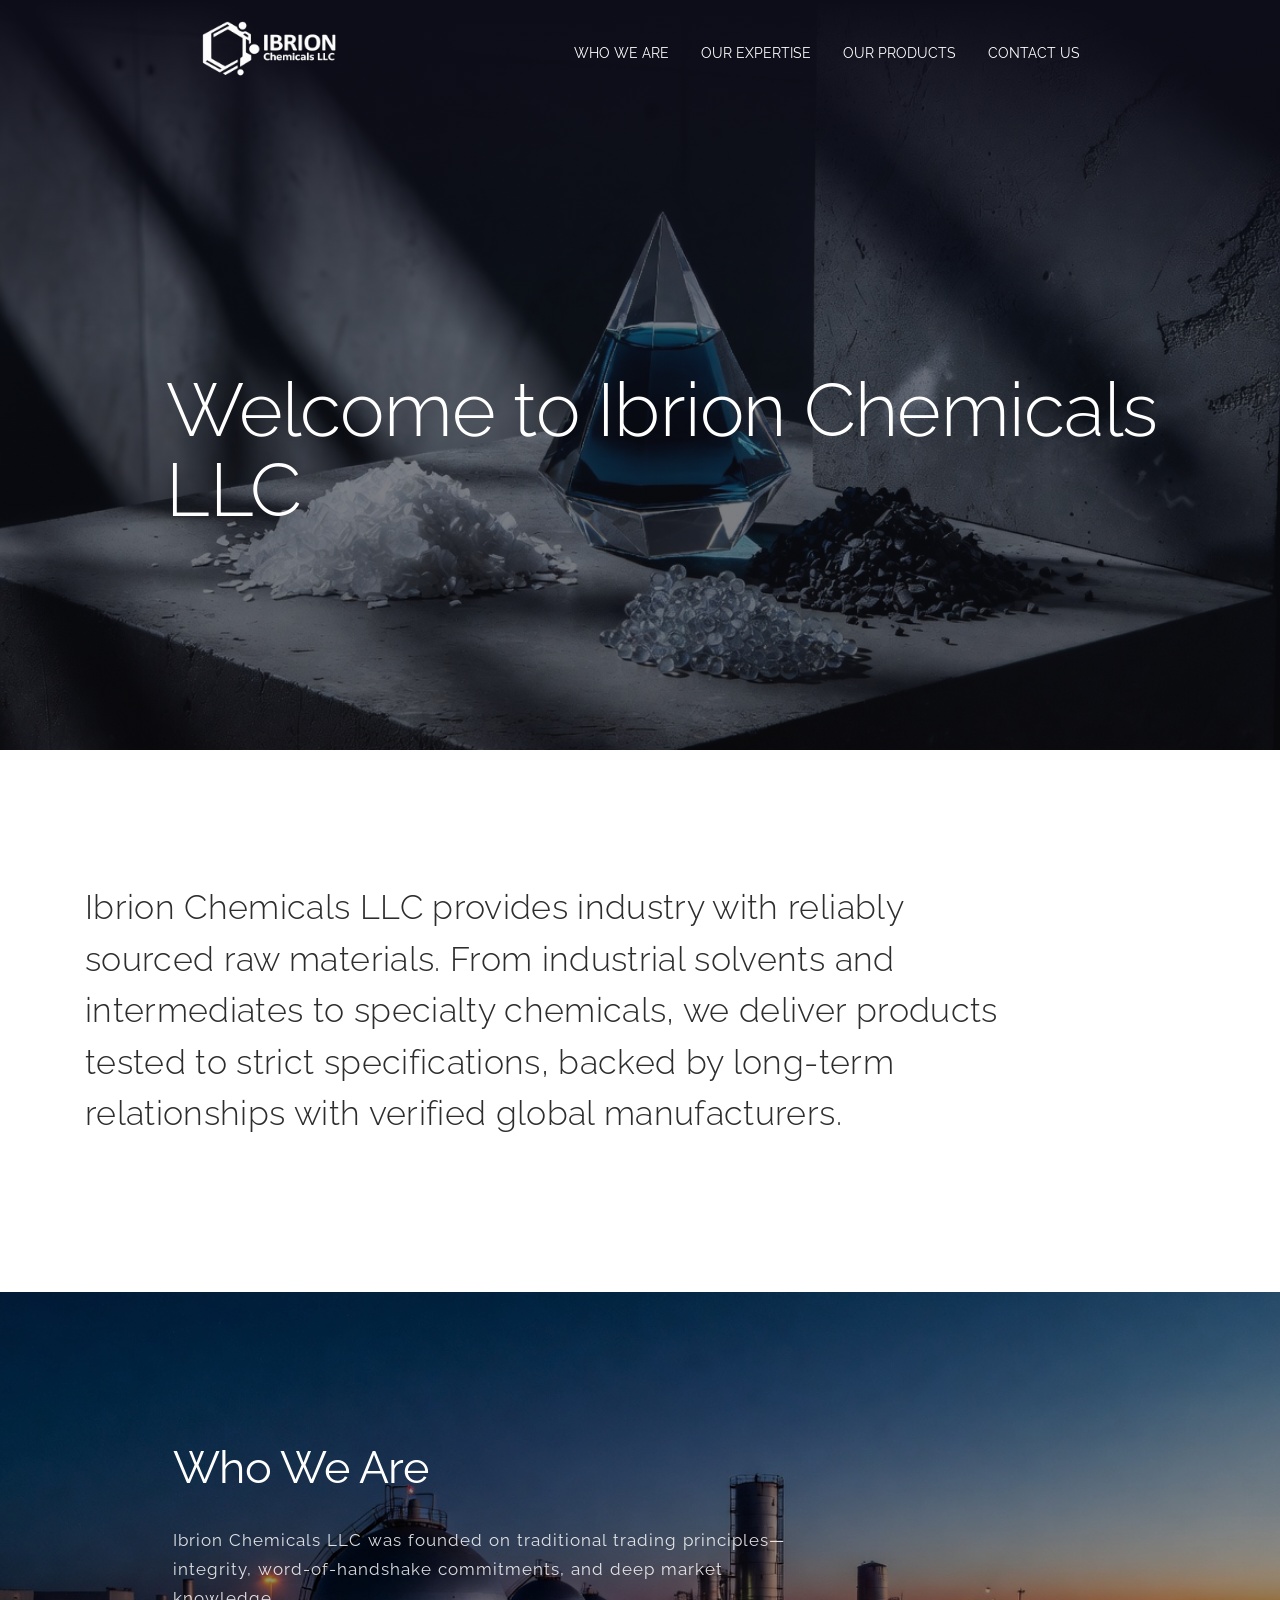
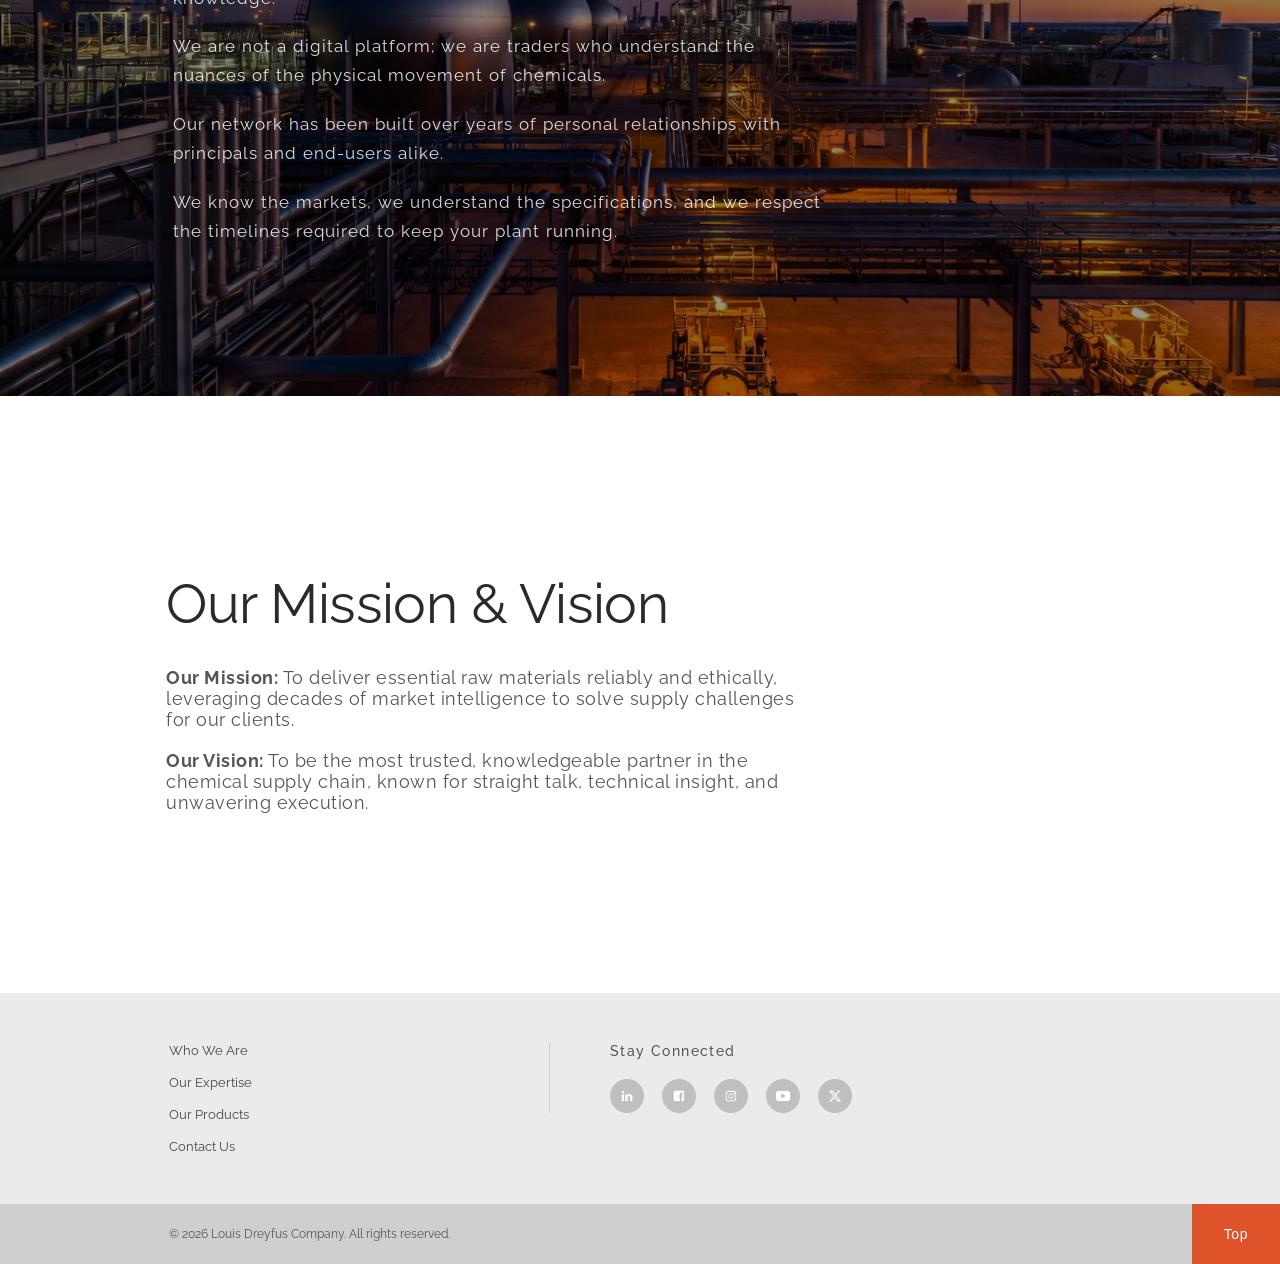
<file: index.html>
<!doctype html>
<html lang="en">
  <head>
    <meta charset="UTF-8" />
    <meta name="viewport" content="width=device-width, initial-scale=1.0" />
    <link rel="preconnect" href="https://fonts.googleapis.com" />
    <link rel="preconnect" href="https://fonts.gstatic.com" crossorigin />
    <link
      href="https://fonts.googleapis.com/css2?family=Playfair+Display:ital,wght@0,400..900;1,400..900&display=swap"
      rel="stylesheet"
    />
    <link rel="preconnect" href="https://fonts.googleapis.com" />
    <link rel="preconnect" href="https://fonts.gstatic.com" crossorigin />
    <link
      href="https://fonts.googleapis.com/css2?family=Raleway:ital,wght@0,100..900;1,100..900&display=swap"
      rel="stylesheet"
    />
    <link rel="shortcut icon" href="Images/favicon.ico" type="image/x-icon" />
    <link rel="icon" href="Images/favicon.ico" type="image/x-icon" />
    <title>
      Ibrion Chemicals LLC – Committed to Quality. Dedicated to Supply.
    </title>
    <link rel="stylesheet" href="assets/homepage.css" />
    <link rel="stylesheet" href="assets/instruction.css" />
    <link rel="stylesheet" href="assets/footer.css" />
  </head>
  <body>
    <header>
      <div class="topbar">
        <div class="topbar-inner-2-parent">
          <div class="topbar-inner-2-child">
            <div class="inner-2-logo">
              <a href="./" class="logo-link">
                <img
                  src="Images/Ibrion Chemicals LLC logo design.png"
                  alt="Ibrion Chemicals LLC Logo"
                  class="logo-img-2"
                />
              </a>
            </div>
            <div class="inner-2-icon">
              <div class="menu-icon">
                <span></span>
                <span></span>
              </div>
            </div>
          </div>
        </div>
      </div>

      <div class="sidebar-parent">
        <div class="sidebar-child">
          <div class="sidebar-body">
            <div class="sidebar-body-child">
              <a href="#whoweare" class="sb-body-child-link" id="first">
                Who We Are
              </a>
            </div>

            <div class="sidebar-body-child">
              <a href="expertise.html" class="sb-body-child-link" id="second">
                Our Expertise
              </a>
            </div>

            <div class="sidebar-body-child">
              <a href="products.html" class="sb-body-child-link">
                Our Products
              </a>
            </div>

            <div class="sidebar-body-child">
              <a href="contact.html" class="sb-body-child-link" id="fourth">
                Contact Us
              </a>
            </div>
          </div>

          <div class="sidebar-footer">
            <div class="sidebar-footer-child">
              <div class="social-icon-container">
                <a
                  href="https://youtube.com"
                  class="social-icon-link"
                  target="_blank"
                  aria-label="YouTube"
                >
                  <img
                    src="./Images/icon-youtube-white-1.png"
                    alt="YouTube"
                    class="social-icon-image"
                  />
                </a>
                <a
                  href="https://x.com"
                  target="_blank"
                  class="social-icon-link"
                  aria-label="X"
                >
                  <img
                    src="./Images/x-logo-5-1.png"
                    alt="X"
                    class="social-icon-image"
                  />
                </a>
                <a
                  href="https://www.linkedin.com/company/ibrion-chemicals-llc/"
                  target="_blank"
                  class="social-icon-link"
                  aria-label="LinkedIn"
                >
                  <img
                    src="./Images/icon-linkedin-white-1.png"
                    alt="LinkedIn"
                    class="social-icon-image"
                  />
                </a>
                <a
                  href="https://facebook.com"
                  target="_blank"
                  class="social-icon-link"
                  aria-label="Facebook"
                >
                  <img
                    src="./Images/facebook-v3.png"
                    alt="Facebook"
                    class="social-icon-image"
                  />
                </a>
                <a
                  href="https://www.instagram.com/ibrionchemllc/"
                  target="_blank"
                  class="social-icon-link"
                  aria-label="Instagram"
                >
                  <img
                    src="./Images/instagram-v2.png"
                    alt="Instagram"
                    class="social-icon-image"
                  />
                </a>
              </div>
            </div>
          </div>
        </div>
      </div>

      <div class="navbar-main">
        <div class="navbar-main-inner">
          <a href="./" class="logo-link">
            <img
              src="Images/Ibrion Chemicals LLC logo design.png"
              alt="Ibrion Chemicals LLC Logo"
              class="logo-img"
            />
          </a>
          <nav class="nav-links">
            <a href="#whoweare" class="nav-link" id="Main_navbar_link_1"
              >WHO WE ARE</a
            >
            <a href="expertise.html" class="nav-link" id="Main_navbar_link_2"
              >OUR EXPERTISE</a
            >
            <a href="products.html" class="nav-link">OUR PRODUCTS</a>
            <a href="contact.html" class="nav-link">CONTACT US</a>
          </nav>
        </div>
      </div>
    </header>
    <main>
      <section class="hero">
        <div class="hero-overlay"></div>
        <img src="./Images/hero-image.jpg" alt="LDC Flags" class="hero-image" />
        <div class="hero-text">
          <div class="hero-spacer"></div>
          <h1>Welcome to Ibrion Chemicals LLC</h1>
        </div>
      </section>

      <section class="section">
        <p class="intro-text">
          Ibrion Chemicals LLC provides industry with reliably sourced raw
          materials. From industrial solvents and intermediates to specialty
          chemicals, we deliver products tested to strict specifications, backed
          by long-term relationships with verified global manufacturers.
        </p>
      </section>

      <section class="operations" id="whoweare">
        <div class="operations-overlay"></div>
        <img
          src="./Images/whoweare.jpg"
          alt="Operations"
          class="operations-image"
        />
        <div class="operations-content">
          <h2 class="operations-title">Who We Are</h2>
          <p class="operations-text">
            Ibrion Chemicals LLC was founded on traditional trading
            principles—integrity, word-of-handshake commitments, and deep market
            knowledge.
          </p>
          <p class="operations-text">
            We are not a digital platform; we are traders who understand the
            nuances of the physical movement of chemicals.
          </p>
          <p class="operations-text">
            Our network has been built over years of personal relationships with
            principals and end-users alike.
          </p>
          <p class="operations-text">
            We know the markets, we understand the specifications, and we
            respect the timelines required to keep your plant running.
          </p>
        </div>
      </section>

      <section class="assets">
        <div class="assets-content">
          <h2 class="assets-title">Our Mission & Vision</h2>
          <p class="assets-text">
            <strong>Our Mission:</strong> To deliver essential raw materials
            reliably and ethically, leveraging decades of market intelligence to
            solve supply challenges for our clients.
          </p>
          <p class="assets-text">
            <strong> Our Vision: </strong> To be the most trusted, knowledgeable
            partner in the chemical supply chain, known for straight talk,
            technical insight, and unwavering execution.
          </p>
        </div>
      </section>
    </main>

    <footer>
      <div class="footer">
        <div class="footer-links">
          <div class="footer-col">
            <div class="footer-accordion-body" id="footer-site">
              <div class="footer-col-grid">
                <div class="footer-col-left">
                  <a href="./" class="footer-link">Who We Are</a>
                  <a href="expertise.html" class="footer-link">Our Expertise</a>
                  <a href="products.html" class="footer-link">Our Products</a>
                  <a href="contact.html" class="footer-link">Contact Us</a>
                </div>
              </div>
            </div>
          </div>

          <div class="footer-col footer-col-social">
            <span class="footer-social-heading">Stay Connected</span>
            <div class="footer-social-icons">
              <a
                href="https://www.linkedin.com/company/ibrion-chemicals-llc/"
                target="_blank"
                class="footer-social-link"
                aria-label="LinkedIn"
              >
                <img
                  src="./Images/icon-linkedin-white-1.png"
                  alt="LinkedIn"
                  class="footer-social-icon"
                />
              </a>
              <a
                href="https://facebook.com"
                target="_blank"
                class="footer-social-link"
                aria-label="Facebook"
              >
                <img
                  src="./Images/facebook-v3.png"
                  alt="Facebook"
                  class="footer-social-icon"
                />
              </a>
              <a
                href="https://www.instagram.com/ibrionchemllc/"
                target="_blank"
                class="footer-social-link"
                aria-label="Instagram"
              >
                <img
                  src="./Images/instagram-v2.png"
                  alt="Instagram"
                  class="footer-social-icon"
                />
              </a>
              <a
                href="https://youtube.com"
                target="_blank"
                class="footer-social-link"
                aria-label="YouTube"
              >
                <img
                  src="./Images/icon-youtube-white-1.png"
                  alt="YouTube"
                  class="footer-social-icon"
                />
              </a>
              <a
                href="https://x.com"
                target="_blank"
                class="footer-social-link"
                aria-label="X"
              >
                <img
                  src="./Images/x-logo-5-1.png"
                  alt="X"
                  class="footer-social-icon"
                />
              </a>
            </div>
          </div>
        </div>
      </div>
      <div class="footer-bottom">
        <span class="footer-copyright"
          >© 2026 Louis Dreyfus Company. All rights reserved.</span
        >
        <button
          class="footer-top-btn"
          onclick="window.scrollTo({ top: 0, behavior: 'smooth' })"
        >
          Top
        </button>
      </div>
    </footer>
  </body>
  <script src="assets/homepage.js"></script>
</html>
</file>
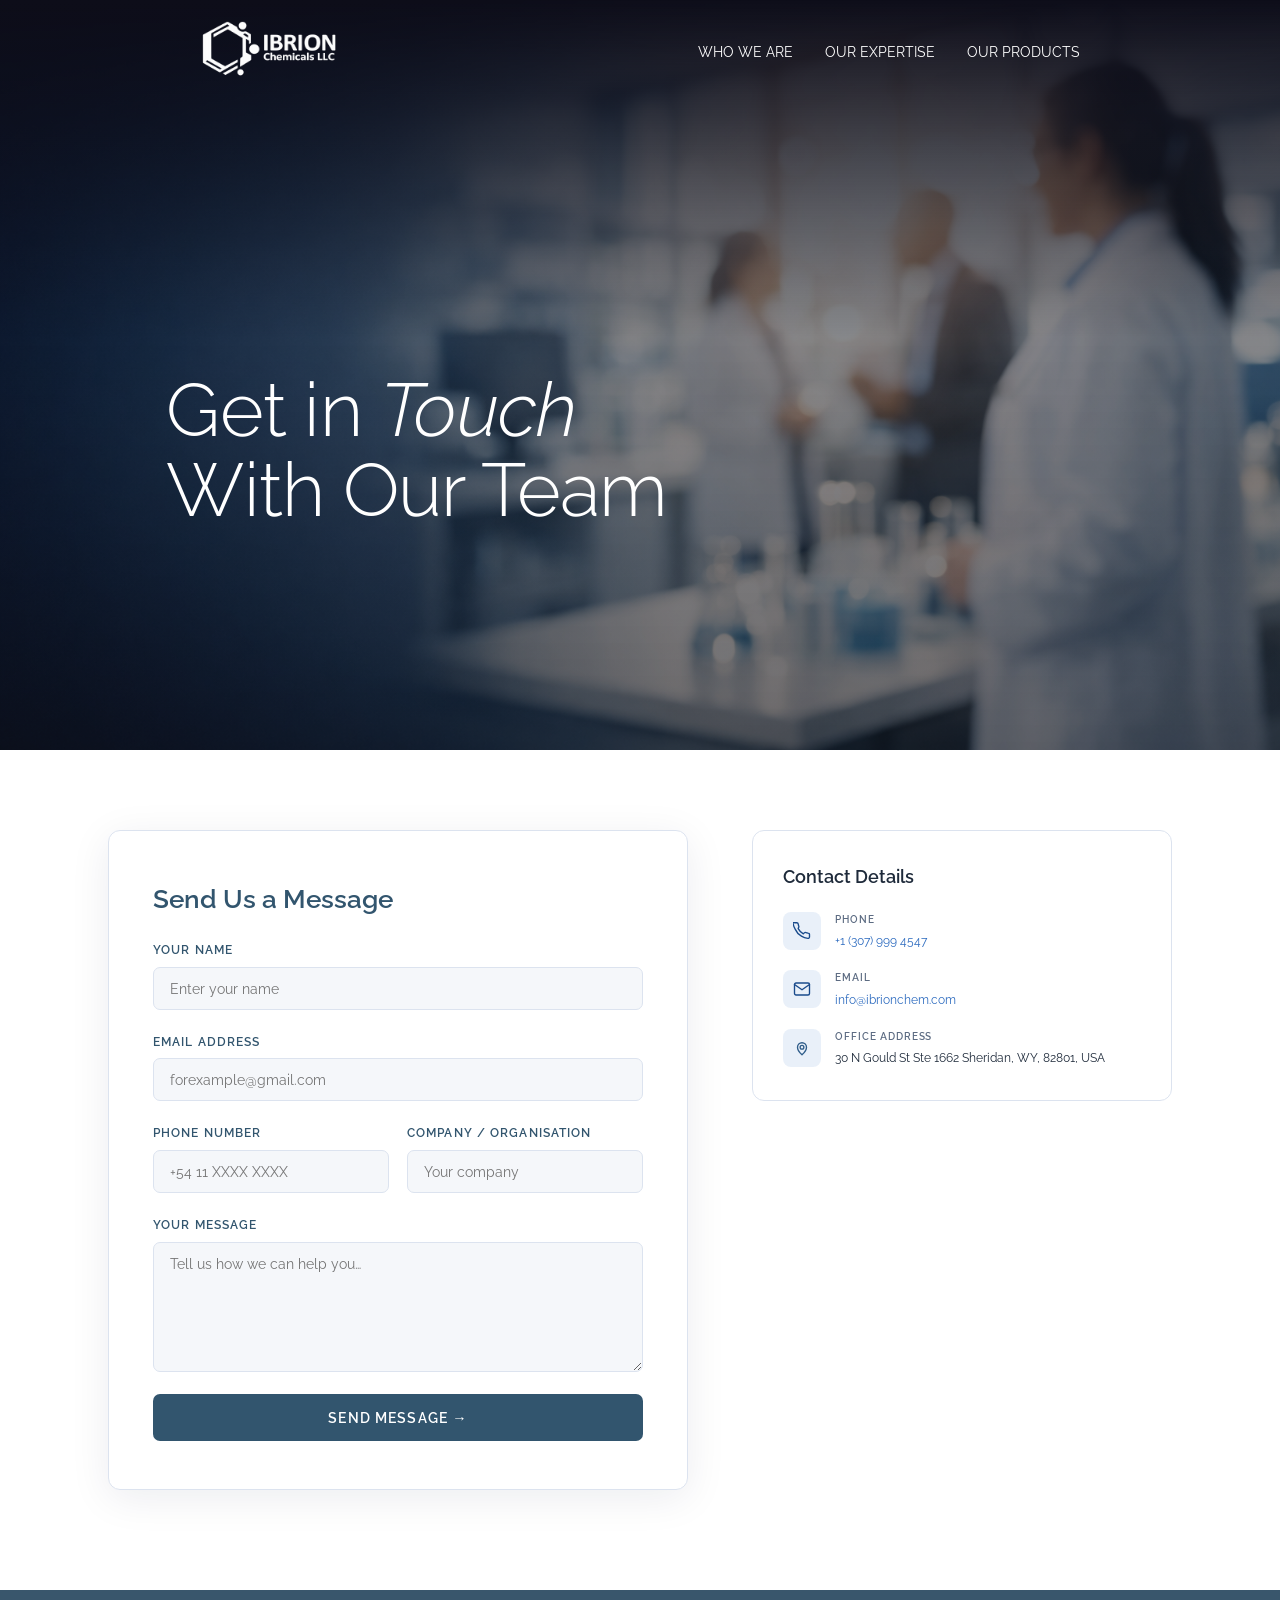
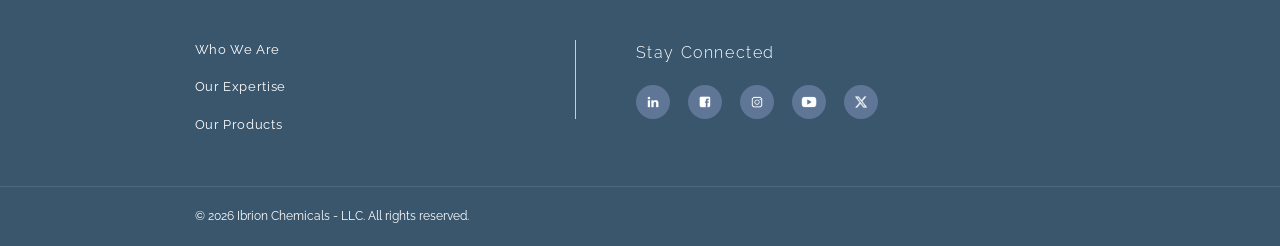
<file: contact.html>
<!doctype html>
<html lang="en">
  <head>
    <meta charset="UTF-8" />
    <meta name="viewport" content="width=device-width, initial-scale=1.0" />
    <title>Contact Us - Ibrion Chemicals LLC</title>
    <link
      href="https://fonts.googleapis.com/css2?family=Playfair+Display:wght@400;600&family=DM+Sans:wght@300;400;500;600&display=swap"
      rel="stylesheet"
    />
    <link rel="preconnect" href="https://fonts.googleapis.com" />
    <link rel="preconnect" href="https://fonts.gstatic.com" crossorigin />
    <link
      href="https://fonts.googleapis.com/css2?family=Raleway:ital,wght@0,100..900;1,100..900&display=swap"
      rel="stylesheet"
    />
    <link rel="shortcut icon" href="Images/favicon.ico" type="image/x-icon" />
    <link rel="icon" href="Images/favicon.ico" type="image/x-icon" />
    <link rel="stylesheet" href="assets/contact.css" />
    <link rel="stylesheet" href="assets/homepage.css" />
  </head>
  <body>
    <header>
      <div class="topbar">
        <div class="topbar-inner-2-parent">
          <div class="topbar-inner-2-child">
            <div class="inner-2-logo">
              <a href="index.html" class="ldc-logo">
                <img
                  src="./Images/Ibrion Chemicals LLC logo design.png"
                  alt="LDC Logo"
                  class="logo-img-2"
                />
              </a>
            </div>
            <div class="inner-2-icon">
              <div class="menu-icon">
                <span></span>
                <span></span>
              </div>
            </div>
          </div>
        </div>
      </div>
      <div class="sidebar-parent">
        <div class="sidebar-child">
          <div class="sidebar-body">
            <div class="sidebar-body-child">
              <a href="index.html" class="sb-body-child-link" id="first">
                Who We Are
              </a>
            </div>
            <div class="sidebar-body-child">
              <a href="products.html" class="sb-body-child-link">
                Our Products
              </a>
            </div>
            <div class="sidebar-body-child">
              <a href="expertise.html" class="sb-body-child-link" id="fourth">
                Our Expertise
              </a>
            </div>
          </div>

          <div class="sidebar-footer">
            <div class="sidebar-footer-child">
              <div class="social-icon-container">
                <a
                  href="https://youtube.com"
                  target="_blank"
                  class="social-icon-link"
                  aria-label="YouTube"
                >
                  <img
                    src="./Images/icon-youtube-white-1.png"
                    alt="YouTube"
                    class="social-icon-image"
                  />
                </a>
                <a
                  href="https://x.com"
                  target="_blank"
                  class="social-icon-link"
                  aria-label="X"
                >
                  <img
                    src="./Images/x-logo-5-1.png"
                    alt="X"
                    class="social-icon-image"
                  />
                </a>
                <a
                  href="https://www.linkedin.com/company/ibrion-chemicals-llc/"
                  target="_blank"
                  class="social-icon-link"
                  aria-label="LinkedIn"
                >
                  <img
                    src="./Images/icon-linkedin-white-1.png"
                    alt="LinkedIn"
                    class="social-icon-image"
                  />
                </a>
                <a
                  href="https://facebook.com"
                  target="_blank"
                  class="social-icon-link"
                  aria-label="Facebook"
                >
                  <img
                    src="./Images/facebook-v3.png"
                    alt="Facebook"
                    class="social-icon-image"
                  />
                </a>
                <a
                  href="https://www.instagram.com/ibrionchemllc/"
                  target="_blank"
                  class="social-icon-link"
                  aria-label="Instagram"
                >
                  <img
                    src="./Images/instagram-v2.png"
                    alt="Instagram"
                    class="social-icon-image"
                  />
                </a>
              </div>
            </div>
          </div>
        </div>
      </div>
      <div class="navbar-main">
        <div class="navbar-main-inner">
          <a href="index.html" class="logo-link">
            <img
              src="./Images/Ibrion Chemicals LLC logo design.png"
              alt="LDC Logo"
              class="logo-img"
            />
          </a>
          <nav class="nav-links">
            <a href="index.html" class="nav-link link" id="Main_navbar_link_1"
              >WHO WE ARE</a
            >
            <a href="expertise.html" class="nav-link link">OUR EXPERTISE</a>
            <a href="products.html" class="nav-link link">OUR PRODUCTS</a>
          </nav>
        </div>
      </div>
    </header>
    <section class="hero">
      <div class="hero-overlay"></div>
      <img
        src="./Images/Contactus.jgp.png"
        alt="LDC Flags"
        class="hero-image"
      />
      <div class="hero-text">
        <div class="hero-spacer"></div>
        <h1>Get in <em>Touch</em><br />With Our Team</h1>
      </div>
    </section>

    <main>
      <div class="page-wrap">
        <div class="form-card">
          <h2>Send Us a Message</h2>

          <form
            id="contactForm"
            action="https://formspree.io/f/xnjokbaq"
            method="POST"
          >
            <div class="form-row-x">
              <div class="field">
                <label for="fname">Your Name</label>
                <input
                  type="text"
                  id="fname"
                  name="Name"
                  placeholder="Enter your name"
                  required
                />
              </div>
            </div>

            <div class="field">
              <label for="email">Email Address</label>
              <input
                type="email"
                id="email"
                name="email"
                placeholder="forexample@gmail.com"
                required
              />
            </div>

            <div class="form-row">
              <div class="field">
                <label for="phone">Phone Number</label>
                <input
                  type="tel"
                  name="Number"
                  id="phone"
                  placeholder="+54 11 XXXX XXXX"
                />
              </div>
              <div class="field">
                <label for="company">Company / Organisation</label>
                <input
                  type="text"
                  name="Company"
                  id="company"
                  placeholder="Your company"
                />
              </div>
            </div>

            <div class="field">
              <label for="msg">Your Message</label>
              <textarea
                id="msg"
                name="Message"
                placeholder="Tell us how we can help you…"
                required
              ></textarea>
            </div>

            <button type="submit" class="btn-submit-2">
              Send Message &rarr;
            </button>
          </form>
        </div>

        <aside class="sidebar">
          <div class="info-card">
            <h3>Contact Details</h3>

            <div class="contact-item">
              <div class="ci-icon">
                <svg
                  viewBox="0 0 24 24"
                  fill="none"
                  stroke="#1a4b8c"
                  stroke-width="1.8"
                  stroke-linecap="round"
                  stroke-linejoin="round"
                >
                  <path
                    d="M22 16.92v3a2 2 0 01-2.18 2 19.79 19.79 0 01-8.63-3.07A19.5 19.5 0 013.07 9.81a19.79 19.79 0 01-3.07-8.72A2 2 0 012 1h3a2 2 0 012 1.72c.127.96.361 1.903.7 2.81a2 2 0 01-.45 2.11L6.91 8.91a16 16 0 006.88 6.88l1.27-1.27a2 2 0 012.11-.45c.907.339 1.85.573 2.81.7A2 2 0 0122 16.92z"
                  />
                </svg>
              </div>
              <div>
                <div class="ci-label">Phone</div>
                <div class="ci-value">
                  <a href="tel:+541148906000">+1 (307) 999 4547 </a>
                </div>
              </div>
            </div>

            <div class="contact-item">
              <div class="ci-icon">
                <svg
                  viewBox="0 0 24 24"
                  fill="none"
                  stroke="#1a4b8c"
                  stroke-width="1.8"
                  stroke-linecap="round"
                  stroke-linejoin="round"
                >
                  <path
                    d="M4 4h16c1.1 0 2 .9 2 2v12c0 1.1-.9 2-2 2H4c-1.1 0-2-.9-2-2V6c0-1.1.9-2 2-2z"
                  />
                  <polyline points="22,6 12,13 2,6" />
                </svg>
              </div>
              <div>
                <div class="ci-label">Email</div>
                <div class="ci-value">
                  <a href="mailto:argentina@ldc.com">info@ibrionchem.com </a>
                </div>
              </div>
            </div>

            <div class="contact-item">
              <div class="ci-icon">
                <svg
                  viewBox="0 0 24 24"
                  xmlns="http://www.w3.org/2000/svg"
                  fill="none"
                >
                  <path
                    d="M12 21s-6-5.33-6-10a6 6 0 1 1 12 0c0 4.67-6 10-6 10z"
                    stroke="#2f5d8a"
                    stroke-width="1.8"
                    stroke-linecap="round"
                    stroke-linejoin="round"
                  />
                  <circle
                    cx="12"
                    cy="11"
                    r="2.5"
                    stroke="#2f5d8a"
                    stroke-width="1.8"
                  />
                </svg>
              </div>
              <div>
                <div class="ci-label">Office Address</div>
                <div class="ci-value">
                  30 N Gould St Ste 1662 Sheridan, WY, 82801, USA
                </div>
              </div>
            </div>
          </div>
        </aside>
      </div>
    </main>

    <footer>
      <div class="footer">
        <div class="footer-child">
          <div class="footer-links">
            <div class="footer-col">
              <div class="footer-accordion-body" id="footer-site">
                <div class="footer-col-grid">
                  <div class="footer-col-left">
                    <a href="index.html" class="footer-link">Who We Are</a>
                    <a href="expertise.html" class="footer-link"
                      >Our Expertise</a
                    >
                    <a href="products.html" class="footer-link">Our Products</a>
                  </div>
                </div>
              </div>
            </div>

            <div class="footer-col footer-col-social">
              <span class="footer-social-heading">Stay Connected</span>
              <div class="footer-social-icons">
                <a
                  href="https://www.linkedin.com/company/ibrion-chemicals-llc"
                  class="footer-social-link"
                  aria-label="LinkedIn"
                  target="_blank"
                >
                  <img
                    src="./Images/icon-linkedin-white-1.png"
                    alt="LinkedIn"
                    class="footer-social-icon"
                  />
                </a>
                <a
                  href="https://facebook.com"
                  target="_blank"
                  class="footer-social-link"
                  aria-label="Facebook"
                >
                  <img
                    src="./Images/facebook-v3.png"
                    alt="Facebook"
                    class="footer-social-icon"
                  />
                </a>
                <a
                  href="https://www.instagram.com/ibrionchemllc/"
                  target="_blank"
                  class="footer-social-link"
                  aria-label="Instagram"
                >
                  <img
                    src="./Images/instagram-v2.png"
                    alt="Instagram"
                    class="footer-social-icon"
                  />
                </a>
                <a
                  href="https://youtube.com"
                  target="_blank"
                  class="footer-social-link"
                  aria-label="YouTube"
                >
                  <img
                    src="./Images/icon-youtube-white-1.png"
                    alt="YouTube"
                    class="footer-social-icon"
                  />
                </a>
                <a
                  href="https://x.com"
                  target="_blank"
                  class="footer-social-link"
                  aria-label="X"
                >
                  <img
                    src="./Images/x-logo-5-1.png"
                    alt="X"
                    class="footer-social-icon"
                  />
                </a>
              </div>
            </div>
          </div>
        </div>
      </div>
      <div class="footer-bottom">
        <span class="footer-copyright"
          >© 2026 Ibrion Chemicals - LLC. All rights reserved.
        </span>
      </div>
    </footer>

    <div id="toast">
      ✓ &nbsp;Your message has been sent. We'll be in touch shortly.
    </div>

    <script src="assets/contact.js"></script>
  </body>
</html>
</file>
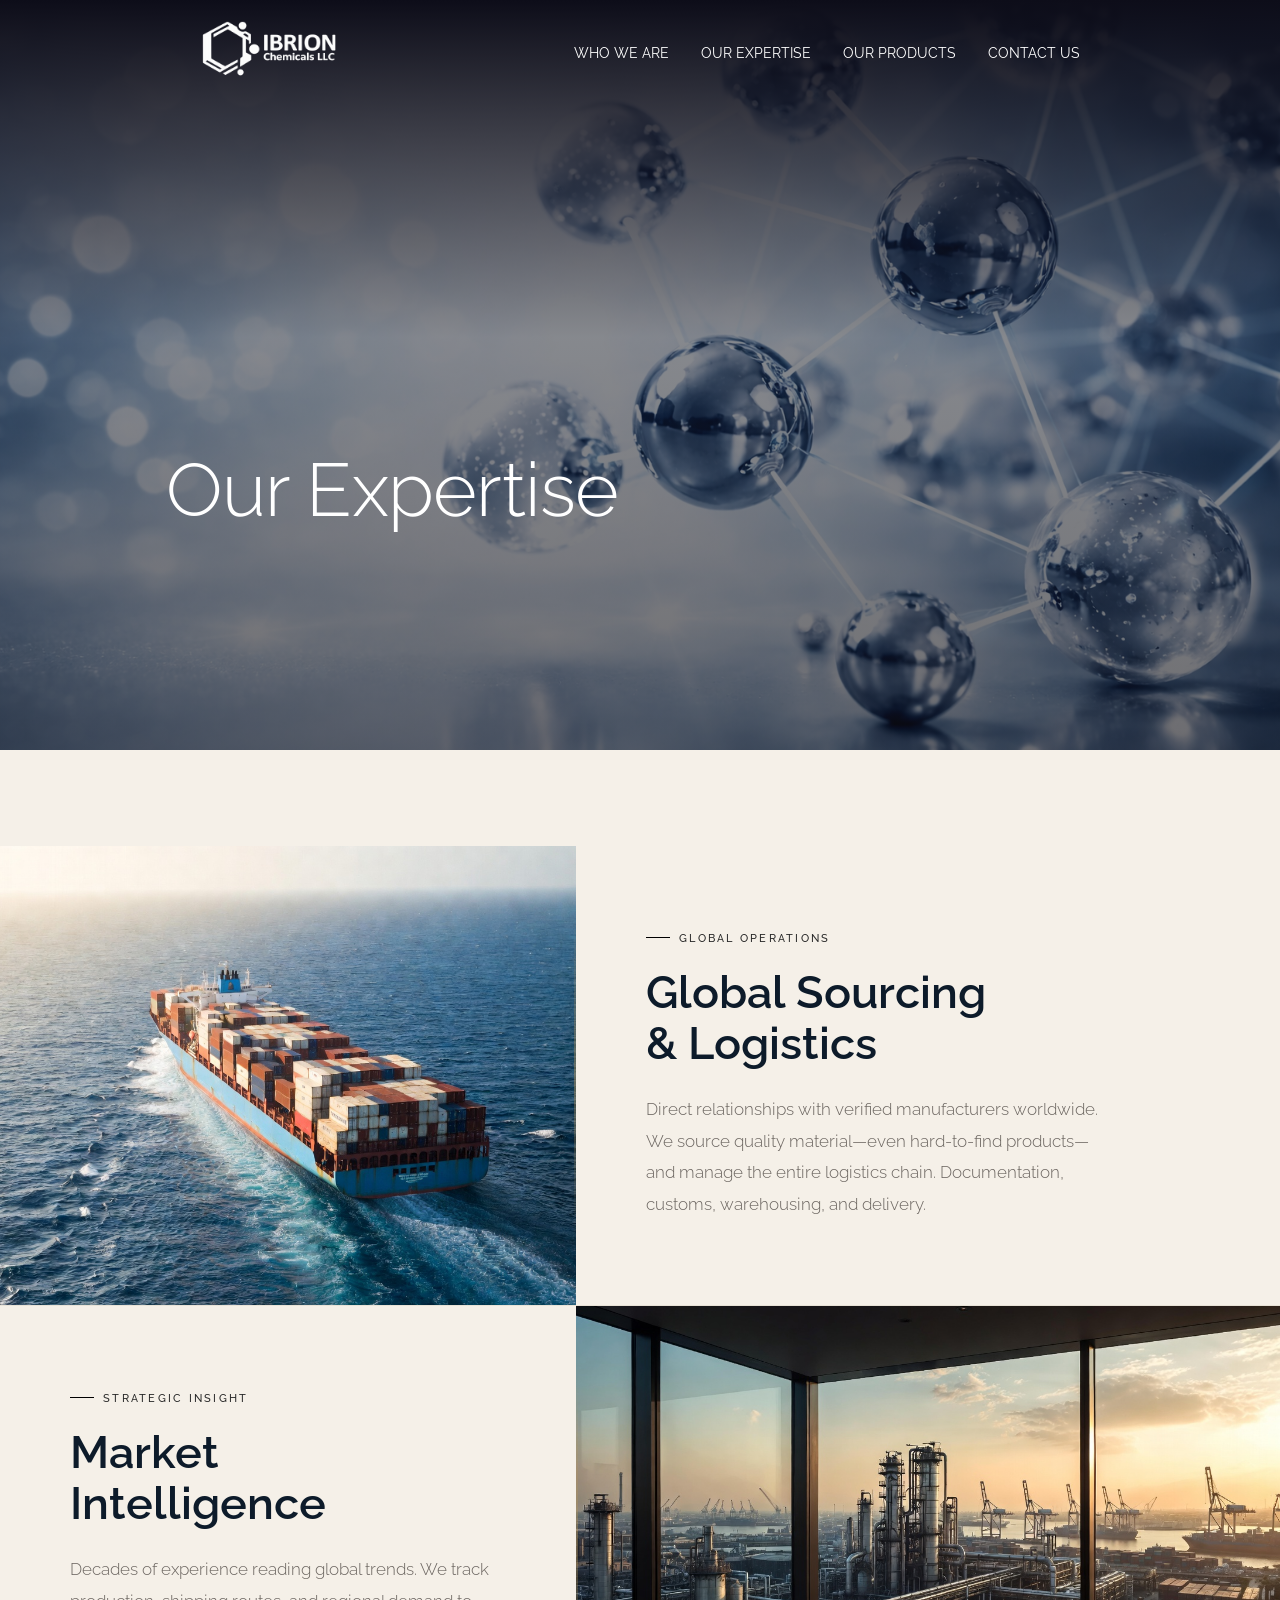
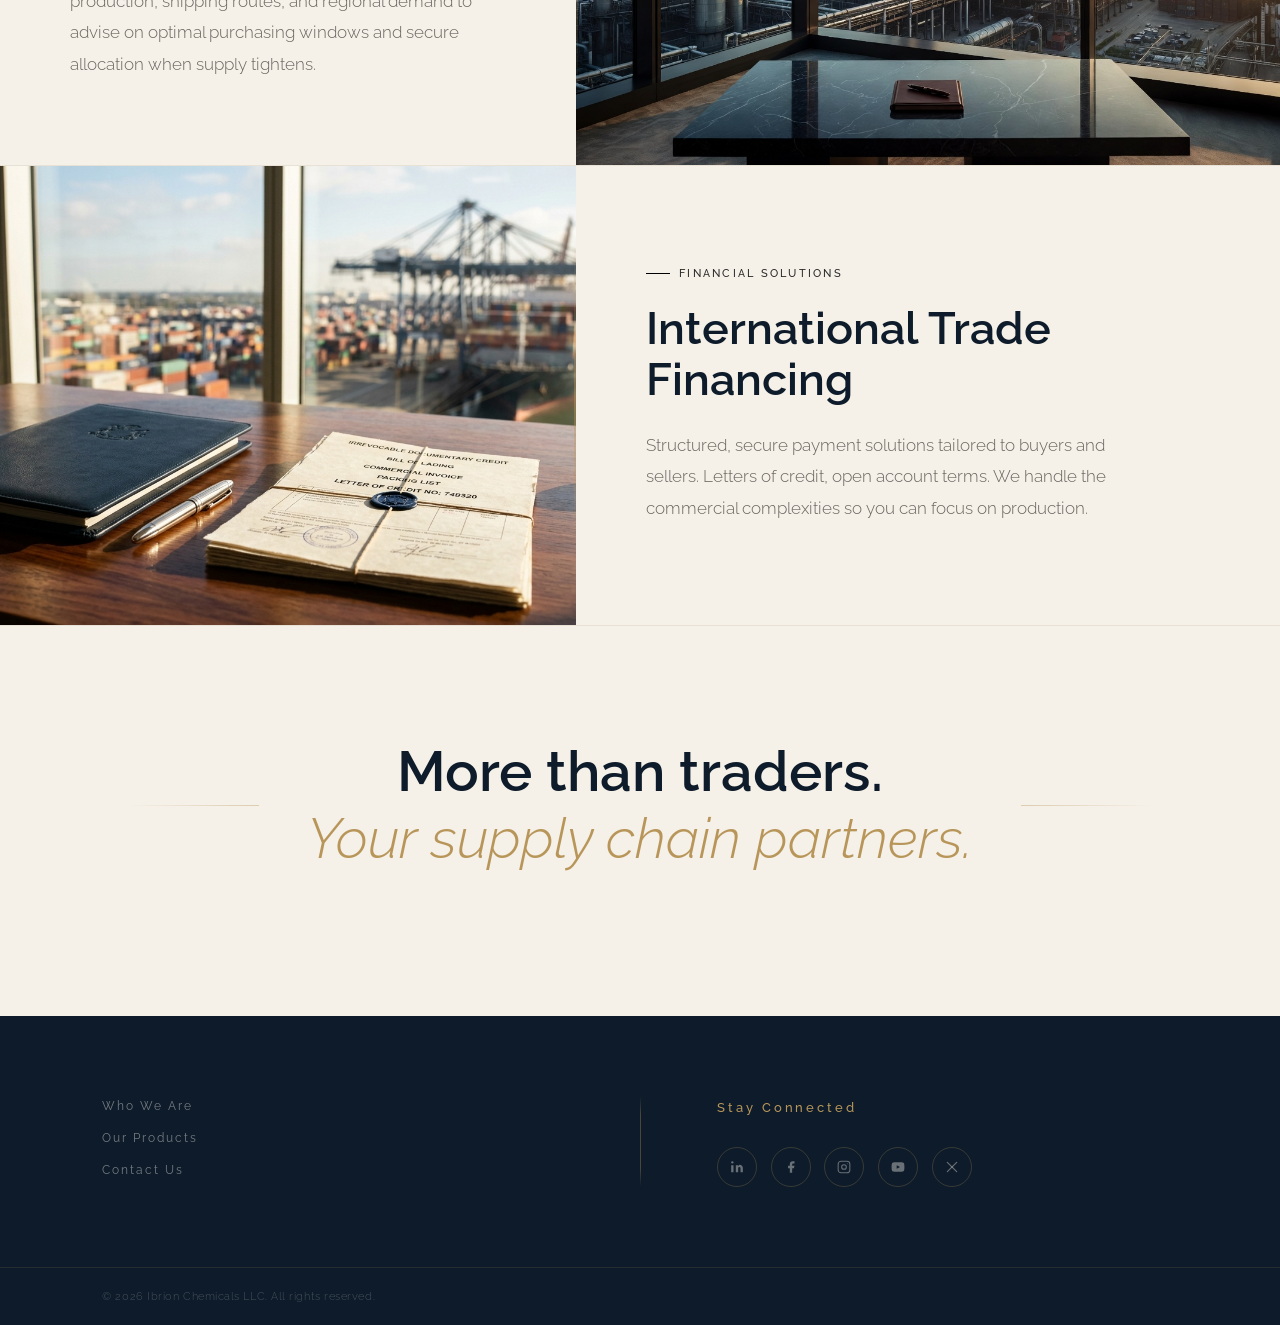
<file: expertise.html>
<!doctype html>
<html lang="en">
  <head>
    <meta charset="UTF-8" />
    <meta name="viewport" content="width=device-width, initial-scale=1.0" />
    <link rel="shortcut icon" href="Images/favicon.ico" type="image/x-icon" />
    <link rel="icon" href="Images/favicon.ico" type="image/x-icon" />
    <link rel="preconnect" href="https://fonts.googleapis.com" />
    <link rel="preconnect" href="https://fonts.gstatic.com" crossorigin />
    <link
      href="https://fonts.googleapis.com/css2?family=Raleway:ital,wght@0,100..900;1,100..900&display=swap"
      rel="stylesheet"
    />
    <title>Expertise - Ibrion Chemicals LLC</title>
    <link rel="shortcut icon" href="Images/favicon.ico" type="image/x-icon" />
    <link rel="icon" href="Images/favicon.ico" type="image/x-icon" />
    <link rel="stylesheet" href="assets/homepage.css" />
    <link rel="stylesheet" href="assets/expertisefooter.css" />
    <link rel="stylesheet" href="assets/expertise.css" />
  </head>
  <body>
    <header>
      <div class="topbar">
        <div class="topbar-inner-2-parent">
          <div class="topbar-inner-2-child">
            <div class="inner-2-logo">
              <a href="index.html" class="ldc-logo">
                <img
                  src="./Images/Ibrion Chemicals LLC logo design.png"
                  alt="LDC Logo"
                  class="logo-img-2"
                />
              </a>
            </div>
            <div class="inner-2-icon">
              <div class="menu-icon">
                <span></span>
                <span></span>
              </div>
            </div>
          </div>
        </div>
      </div>
      <div class="sidebar-parent">
        <div class="sidebar-child">
          <div class="sidebar-body">
            <div class="sidebar-body-child">
              <a href="index.html" class="sb-body-child-link" id="first">
                Who We Are
              </a>
            </div>
            <div class="sidebar-body-child">
              <a href="products.html" class="sb-body-child-link">
                Our Products
              </a>
            </div>
            <div class="sidebar-body-child">
              <a href="contact.html" class="sb-body-child-link" id="fourth">
                Contact Us
              </a>
            </div>
          </div>

          <div class="sidebar-footer">
            <div class="sidebar-footer-child">
              <div class="social-icon-container">
                <a
                  href="https://youtube.com"
                  target="_blank"
                  class="social-icon-link"
                  aria-label="YouTube"
                >
                  <img
                    src="./Images/icon-youtube-white-1.png"
                    alt="YouTube"
                    class="social-icon-image"
                  />
                </a>
                <a
                  href="https://x.com"
                  target="_blank"
                  class="social-icon-link"
                  aria-label="X"
                >
                  <img
                    src="./Images/x-logo-5-1.png"
                    alt="X"
                    class="social-icon-image"
                  />
                </a>
                <a
                  href="https://www.linkedin.com/company/ibrion-chemicals-llc/"
                  target="_blank"
                  class="social-icon-link"
                  aria-label="LinkedIn"
                >
                  <img
                    src="./Images/icon-linkedin-white-1.png"
                    alt="LinkedIn"
                    class="social-icon-image"
                  />
                </a>
                <a
                  href="https://facebook.com"
                  target="_blank"
                  class="social-icon-link"
                  aria-label="Facebook"
                >
                  <img
                    src="./Images/facebook-v3.png"
                    alt="Facebook"
                    class="social-icon-image"
                  />
                </a>
                <a
                  href="https://www.instagram.com/ibrionchemllc/"
                  target="_blank"
                  class="social-icon-link"
                  aria-label="Instagram"
                >
                  <img
                    src="./Images/instagram-v2.png"
                    alt="Instagram"
                    class="social-icon-image"
                  />
                </a>
              </div>
            </div>
          </div>
        </div>
      </div>
      <div class="navbar-main">
        <div class="navbar-main-inner">
          <a href="index.html" class="logo-link">
            <img
              src="./Images/Ibrion Chemicals LLC logo design.png"
              alt="LDC Logo"
              class="logo-img"
            />
          </a>
          <nav class="nav-links">
            <a href="index.html" class="nav-link" id="Main_navbar_link_1"
              >WHO WE ARE</a
            >
            <a href="#expertise" class="nav-link">OUR EXPERTISE</a>
            <a href="products.html" class="nav-link">OUR PRODUCTS</a>
            <a href="contact.html" class="nav-link">CONTACT US</a>
          </nav>
        </div>
      </div>
    </header>
    <section class="hero">
      <div class="hero-overlay"></div>
      <img
        src="./Images/expertise-image.jpg"
        alt="LDC Flags"
        class="hero-image"
      />
      <div class="hero-text">
        <div class="hero-spacer"></div>
        <h1>Our Expertise</h1>
      </div>
    </section>
    <main class="expertise-wrapper">
      <article class="expertise-section" id="expertise">
        <div class="expertise-accent" aria-hidden="true">
          <img src="./Images/Global.jpg" alt="" />
        </div>
        <div class="expertise-content">
          <span class="expertise-tag">Global Operations</span>
          <h2 class="expertise-heading">
            Global Sourcing<br />&amp; Logistics
          </h2>
          <p class="expertise-body">
            Direct relationships with verified manufacturers worldwide. We
            source quality material—even hard-to-find products—and manage the
            entire logistics chain. Documentation, customs, warehousing, and
            delivery.
          </p>
        </div>
      </article>

      <article class="expertise-section">
        <div class="expertise-accent" aria-hidden="true">
          <img src="./Images/market.jpg" alt="" />
        </div>
        <div class="expertise-content">
          <span class="expertise-tag">Strategic Insight</span>
          <h2 class="expertise-heading">Market<br />Intelligence</h2>
          <p class="expertise-body">
            Decades of experience reading global trends. We track production,
            shipping routes, and regional demand to advise on optimal purchasing
            windows and secure allocation when supply tightens.
          </p>
        </div>
      </article>

      <article class="expertise-section">
        <div class="expertise-accent" aria-hidden="true">
          <img src="./Images/Trade.png" alt="" />
        </div>
        <div class="expertise-content">
          <span class="expertise-tag">Financial Solutions</span>
          <h2 class="expertise-heading">International Trade<br />Financing</h2>
          <p class="expertise-body">
            Structured, secure payment solutions tailored to buyers and sellers.
            Letters of credit, open account terms. We handle the commercial
            complexities so you can focus on production.
          </p>
        </div>
      </article>
      <section class="headline-break">
        <div class="headline-break-inner">
          <span class="headline-break-rule" aria-hidden="true"></span>
          <h2 class="headline-break-text">
            More than traders.<br />
            <em>Your supply chain partners.</em>
          </h2>
          <span class="headline-break-rule" aria-hidden="true"></span>
        </div>
      </section>
    </main>
    <footer class="site-footer">
      <div class="footer-body">
        <div class="footer-brand">
          <ul class="footer-nav">
            <li><a href="index.html">Who We Are</a></li>
            <li><a href="products.html">Our Products</a></li>
            <li><a href="contact.html">Contact Us</a></li>
          </ul>
        </div>

        <div class="footer-divider" aria-hidden="true"></div>

        <div class="footer-connect">
          <span class="footer-connect-label">Stay Connected</span>
          <div class="footer-socials">
            <a
              href="https://www.linkedin.com/company/ibrion-chemicals-llc/"
              target="_blank"
              class="social-btn"
              aria-label="LinkedIn"
            >
              <svg viewBox="0 0 24 24">
                <path
                  d="M16 8a6 6 0 0 1 6 6v7h-4v-7a2 2 0 0 0-4 0v7H10V9h4v1.5A6 6 0 0 1 16 8z"
                />
                <rect x="2" y="9" width="4" height="12" />
                <circle cx="4" cy="4" r="2" />
              </svg>
            </a>
            <a
              href="https://facebook.com"
              target="_blank"
              class="social-btn"
              aria-label="Facebook"
            >
              <svg viewBox="0 0 24 24">
                <path
                  d="M18 2h-3a5 5 0 0 0-5 5v3H7v4h3v8h4v-8h3l1-4h-4V7a1 1 0 0 1 1-1h3z"
                />
              </svg>
            </a>
            <a
              href=" https://www.instagram.com/ibrionchemllc/"
              target="_blank"
              class="social-btn"
              aria-label="Instagram"
            >
              <svg
                style="fill: var(--navy)"
                viewBox="0 0 24 24"
                fill="none"
                stroke="currentColor"
                stroke-width="1.8"
                stroke-linecap="round"
                stroke-linejoin="round"
              >
                <rect x="2" y="2" width="20" height="20" rx="5" ry="5" />
                <circle cx="12" cy="12" r="4" />
                <circle
                  cx="17.5"
                  cy="6.5"
                  r=".8"
                  fill="currentColor"
                  stroke="none"
                />
              </svg>
            </a>
            <a
              href="https://youtube.com"
              target="_blank"
              class="social-btn"
              aria-label="YouTube"
            >
              <svg viewBox="0 0 24 24">
                <path
                  d="M22.54 6.42a2.78 2.78 0 0 0-1.95-1.96C18.88 4 12 4 12 4s-6.88 0-8.59.46A2.78 2.78 0 0 0 1.46 6.42 29 29 0 0 0 1 12a29 29 0 0 0 .46 5.58 2.78 2.78 0 0 0 1.95 1.95C5.12 20 12 20 12 20s6.88 0 8.59-.47a2.78 2.78 0 0 0 1.95-1.95A29 29 0 0 0 23 12a29 29 0 0 0-.46-5.58z"
                />
                <polygon
                  points="9.75 15.02 15.5 12 9.75 8.98 9.75 15.02"
                  style="fill: #0d1b2a"
                />
              </svg>
            </a>
            <a
              href="https://x.com"
              target="_blank"
              class="social-btn"
              aria-label="X"
            >
              <svg
                viewBox="0 0 24 24"
                fill="none"
                stroke="currentColor"
                stroke-width="2"
                stroke-linecap="round"
              >
                <line x1="4" y1="4" x2="20" y2="20" />
                <line x1="20" y1="4" x2="4" y2="20" />
              </svg>
            </a>
          </div>
        </div>
      </div>

      <div class="footer-bottom">
        <p class="footer-copy">
          &copy; 2026 Ibrion Chemicals LLC. All rights reserved.
        </p>
      </div>
    </footer>
  </body>
  <script src="assets/homepage.js"></script>
  <!-- <script src="assets/expertise.js"></script> -->
</html>
</file>
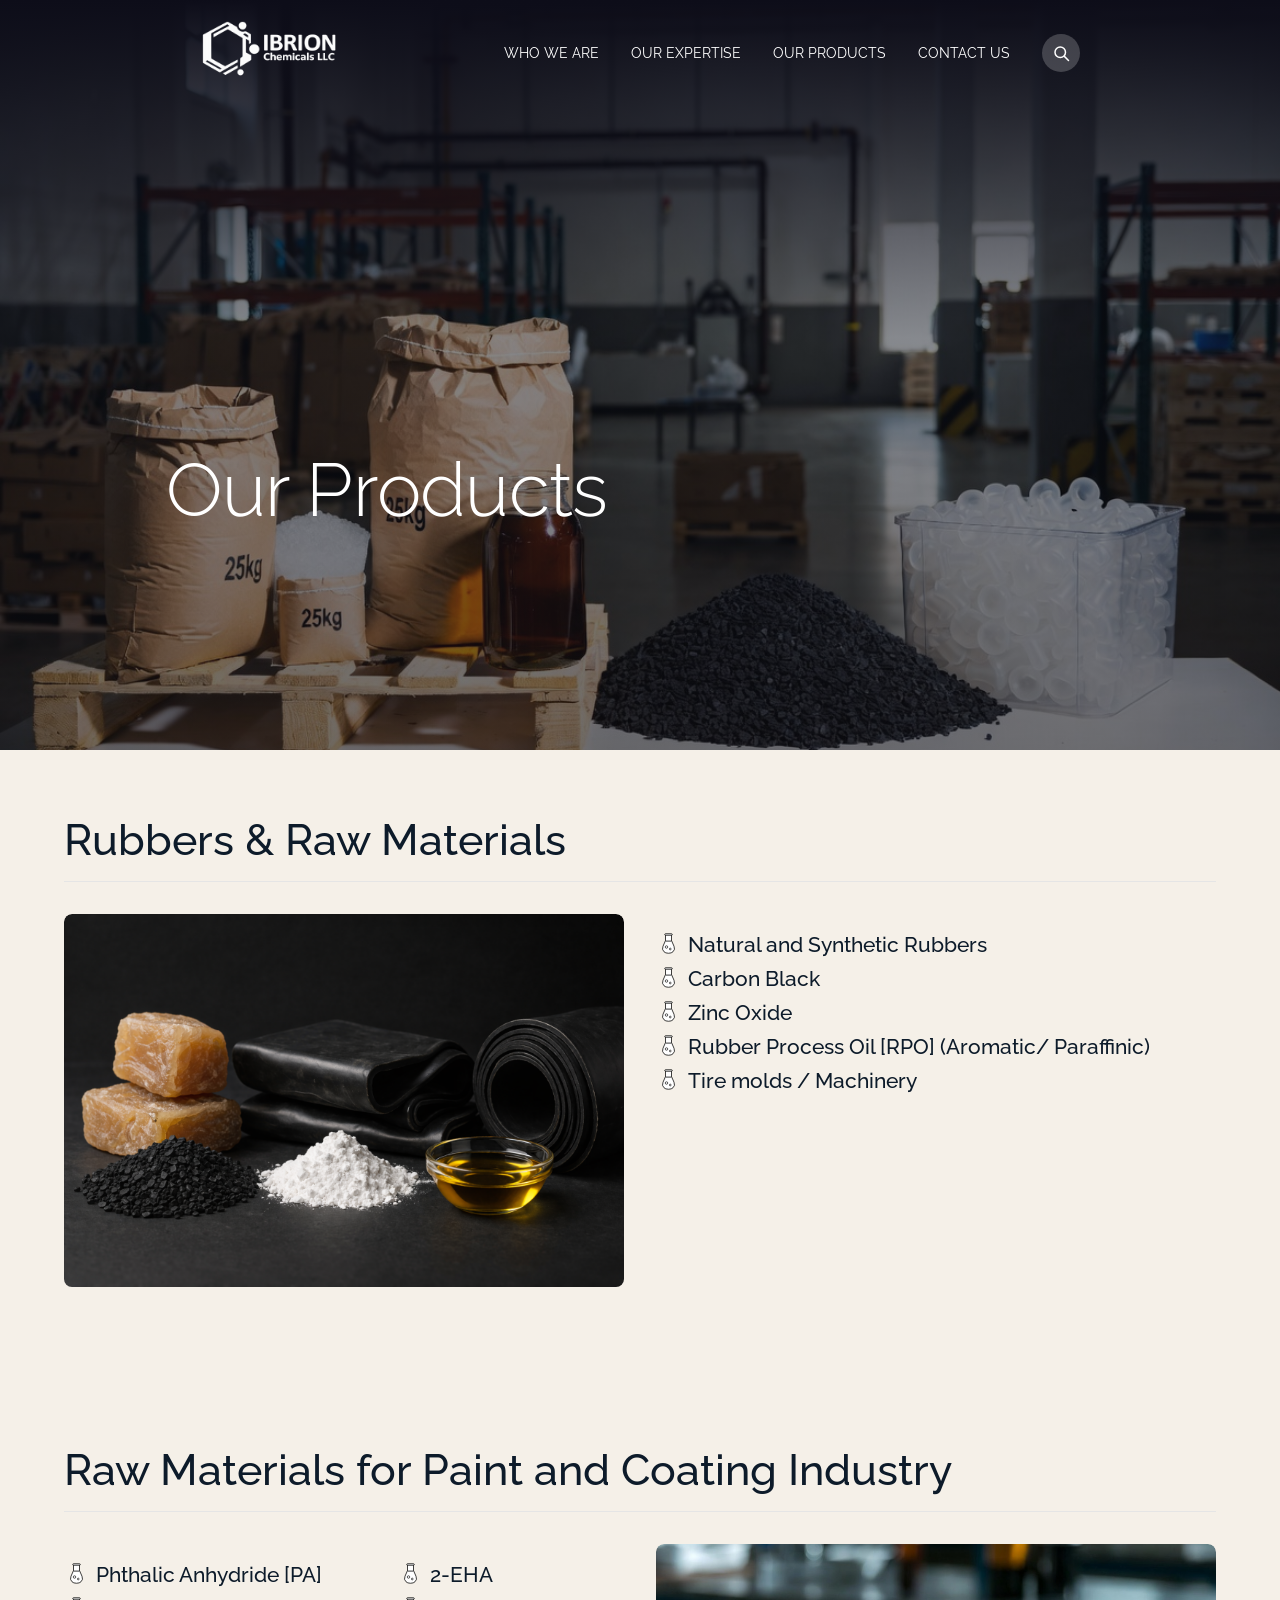
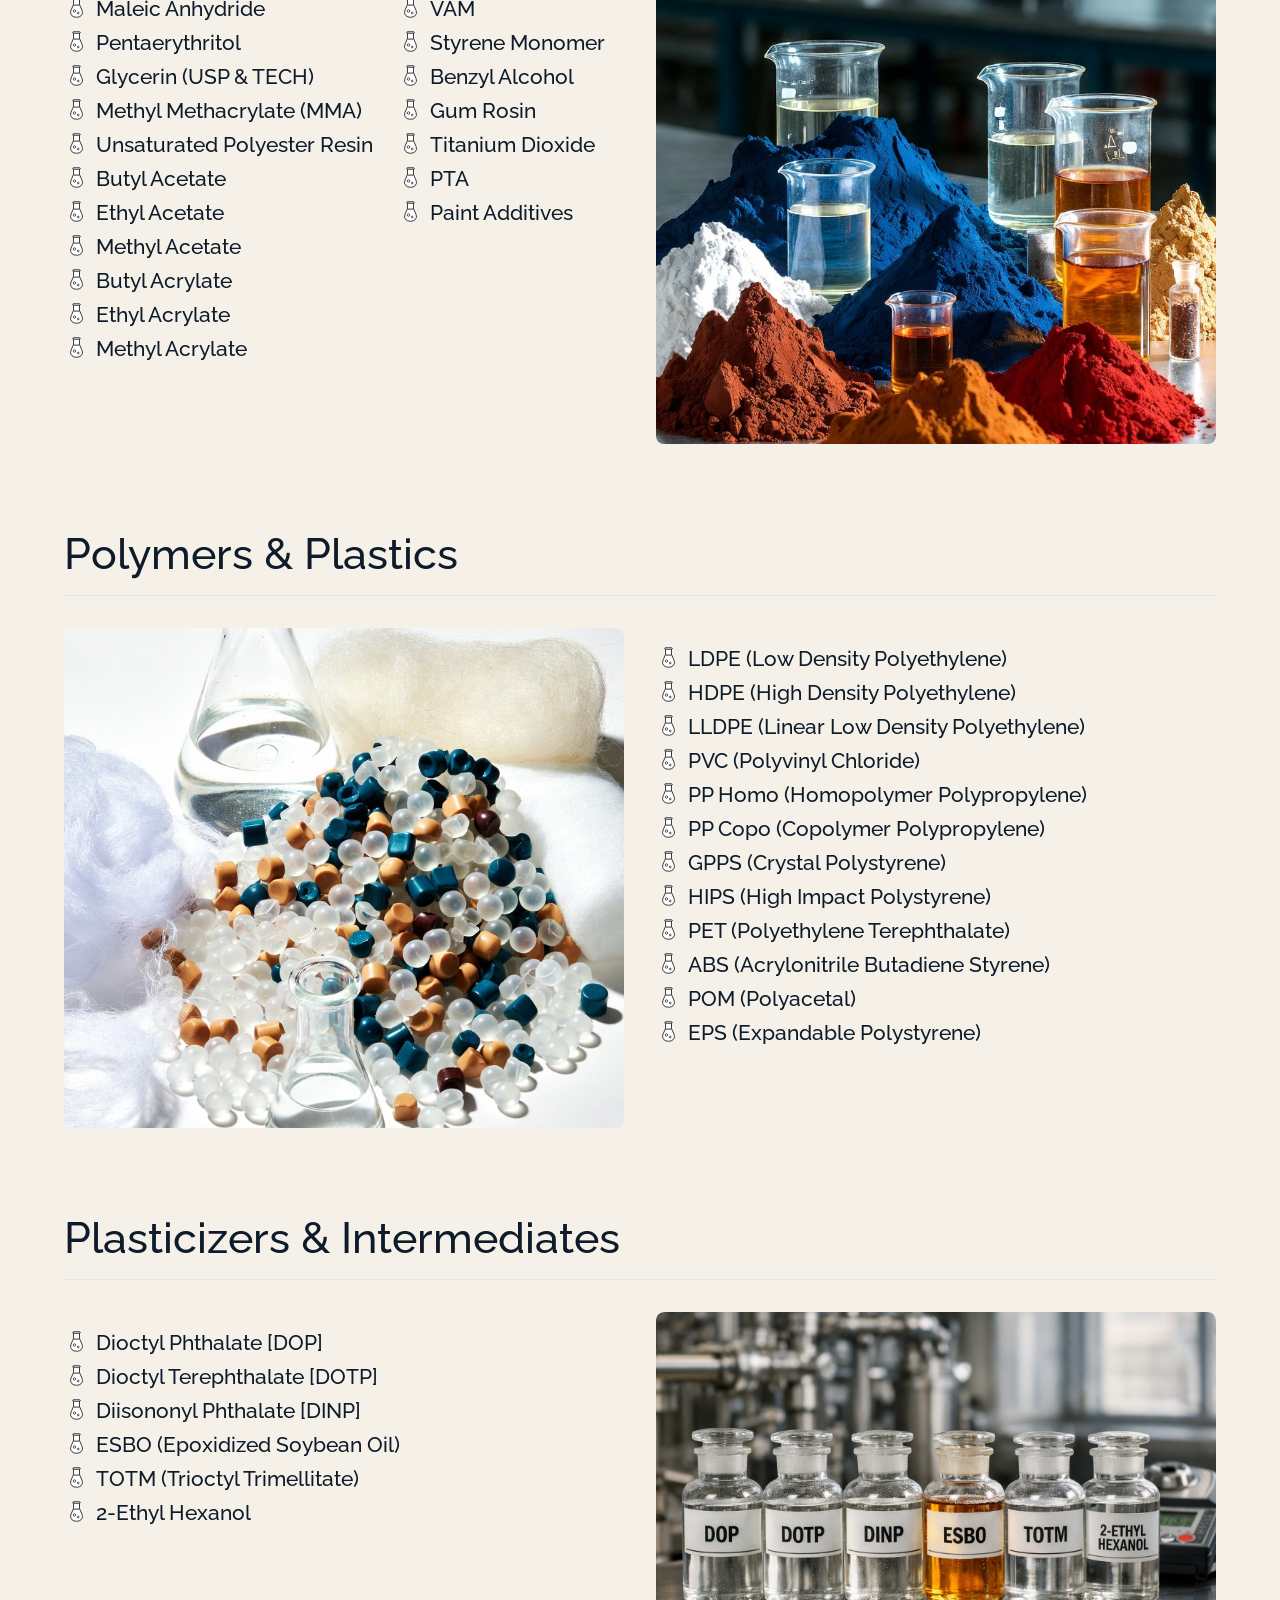
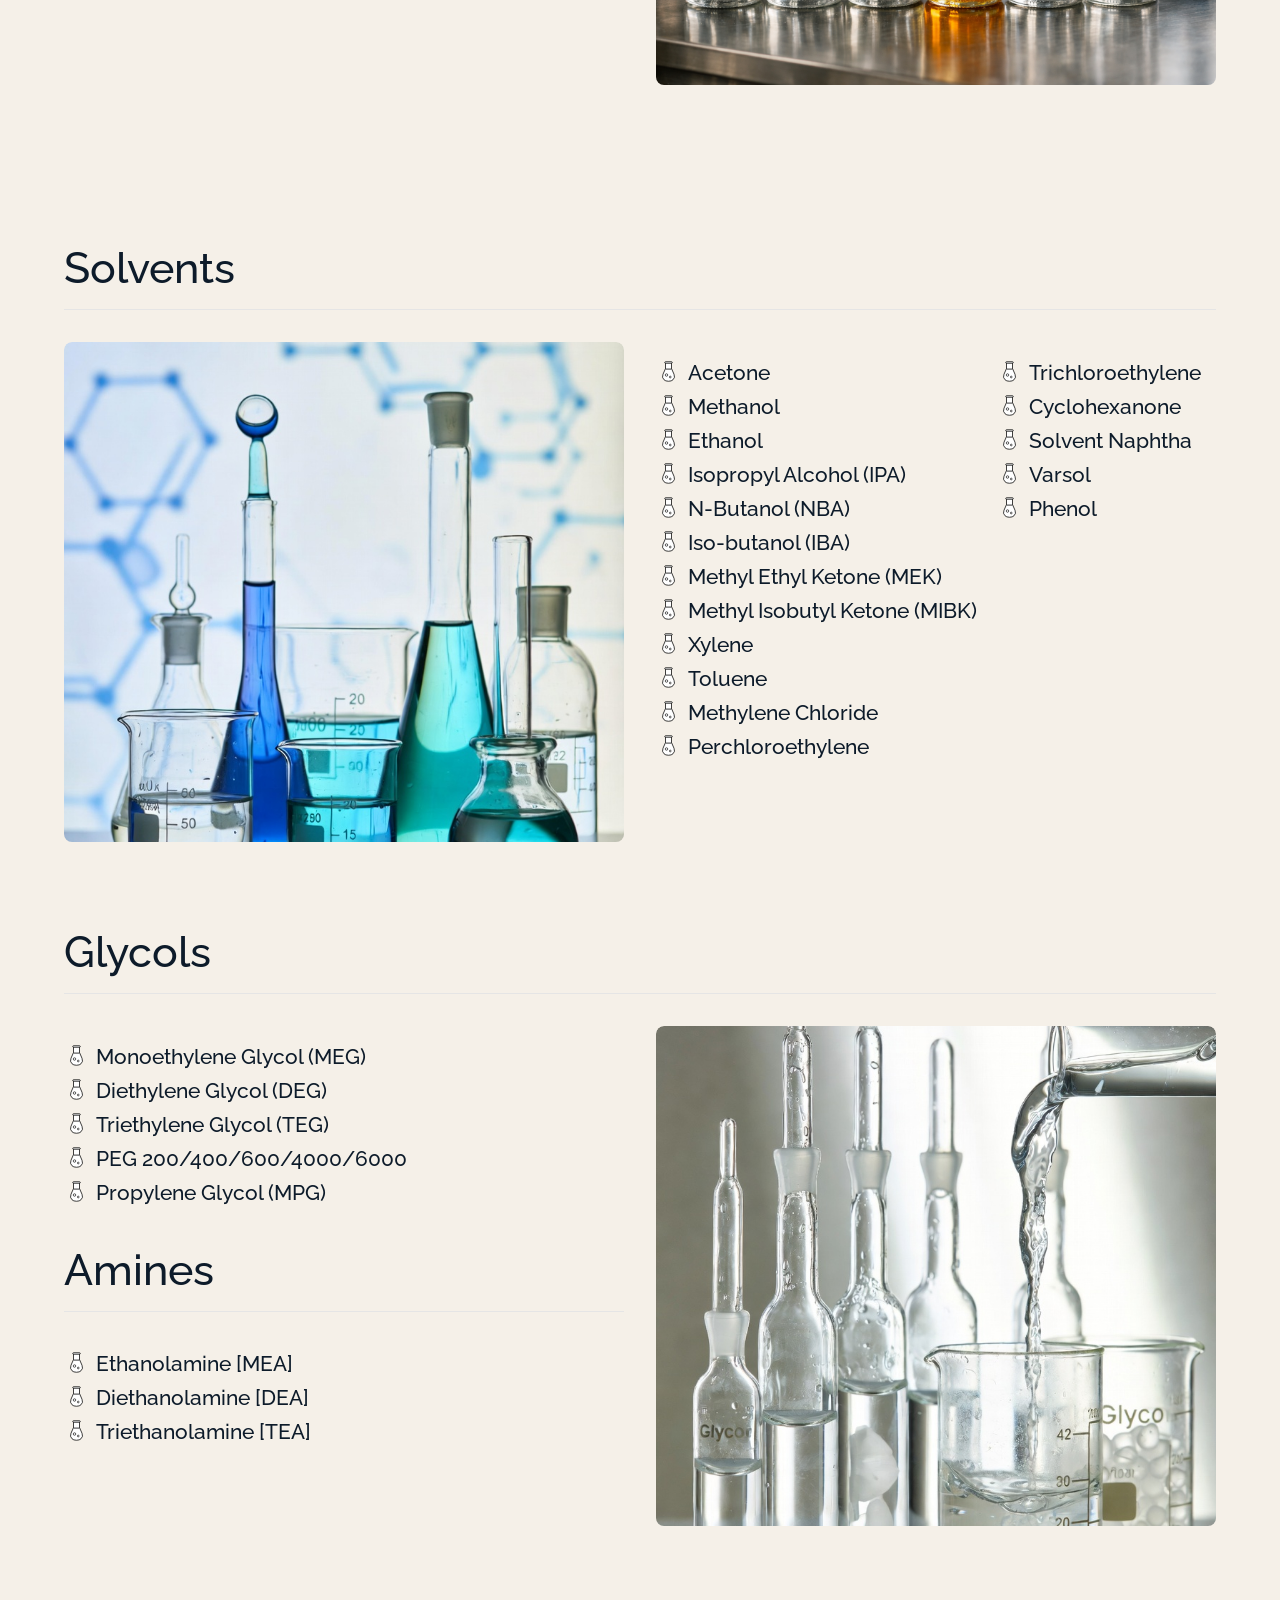
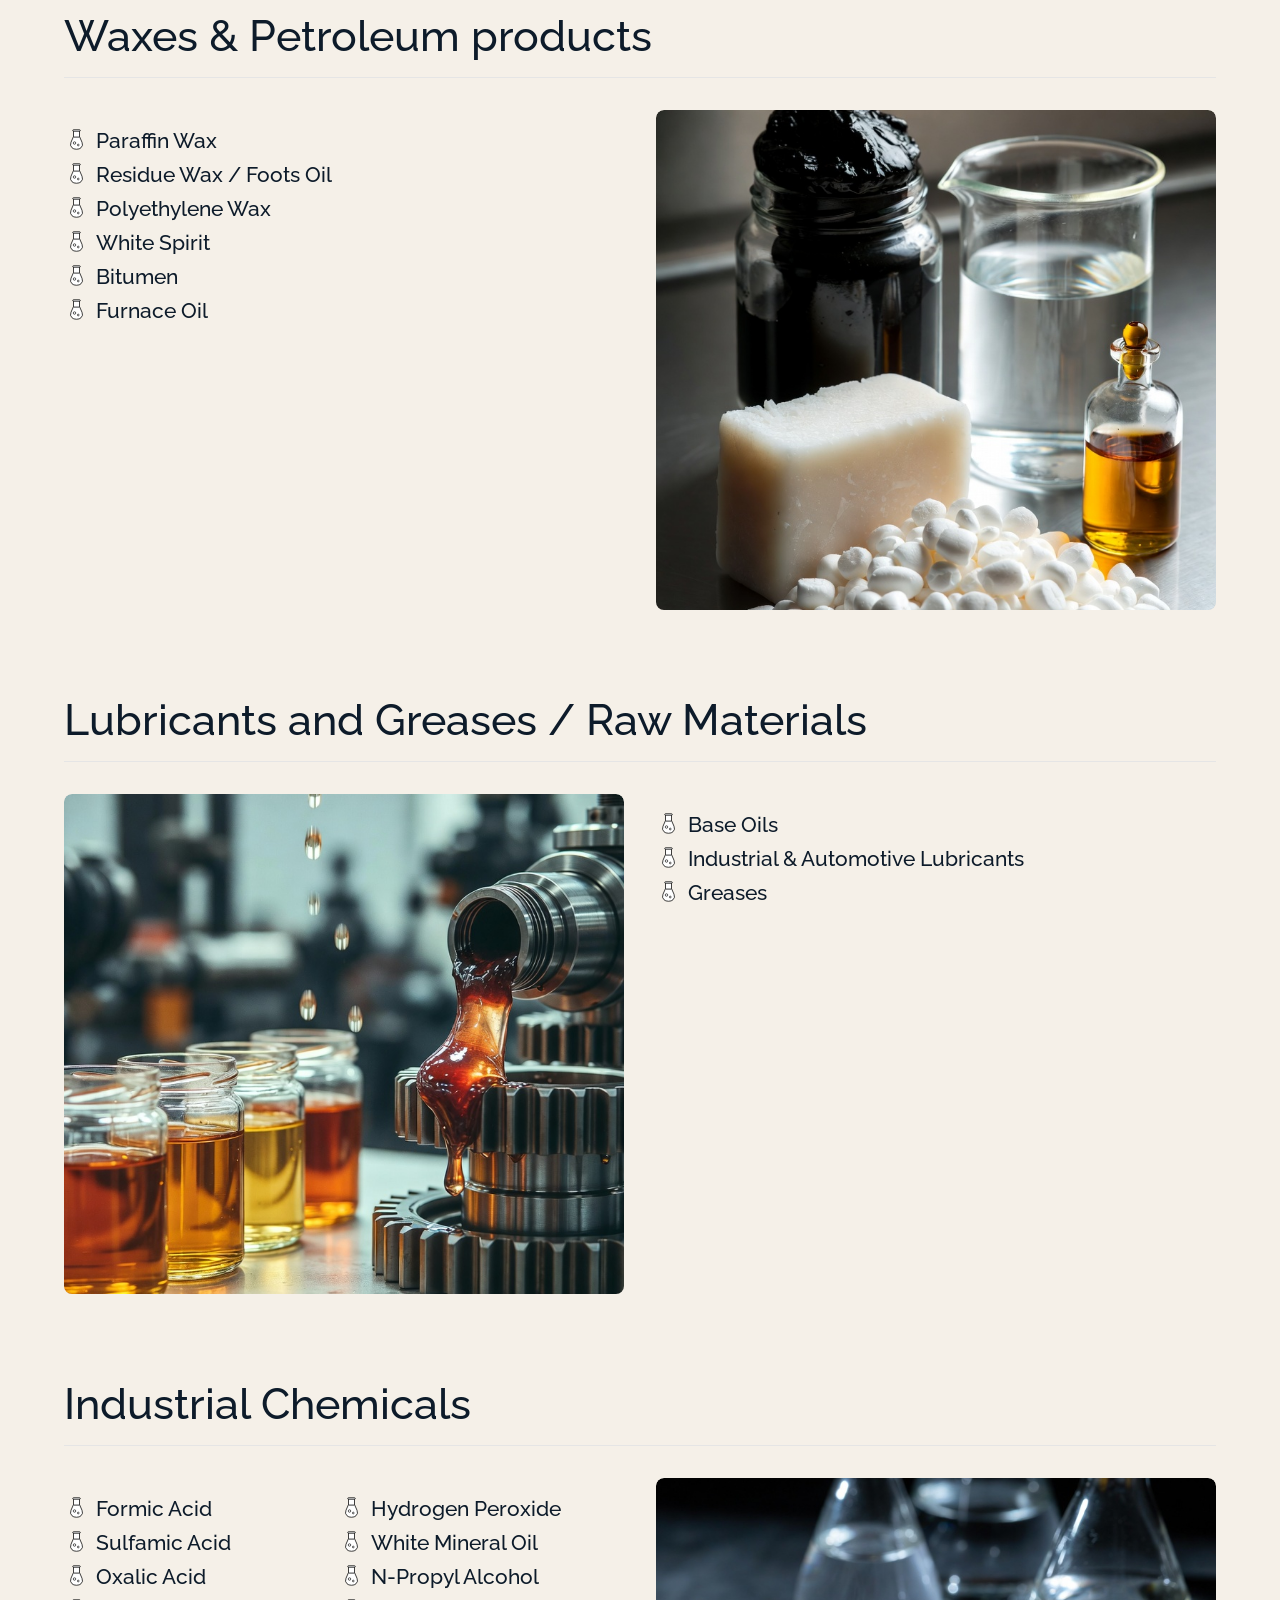
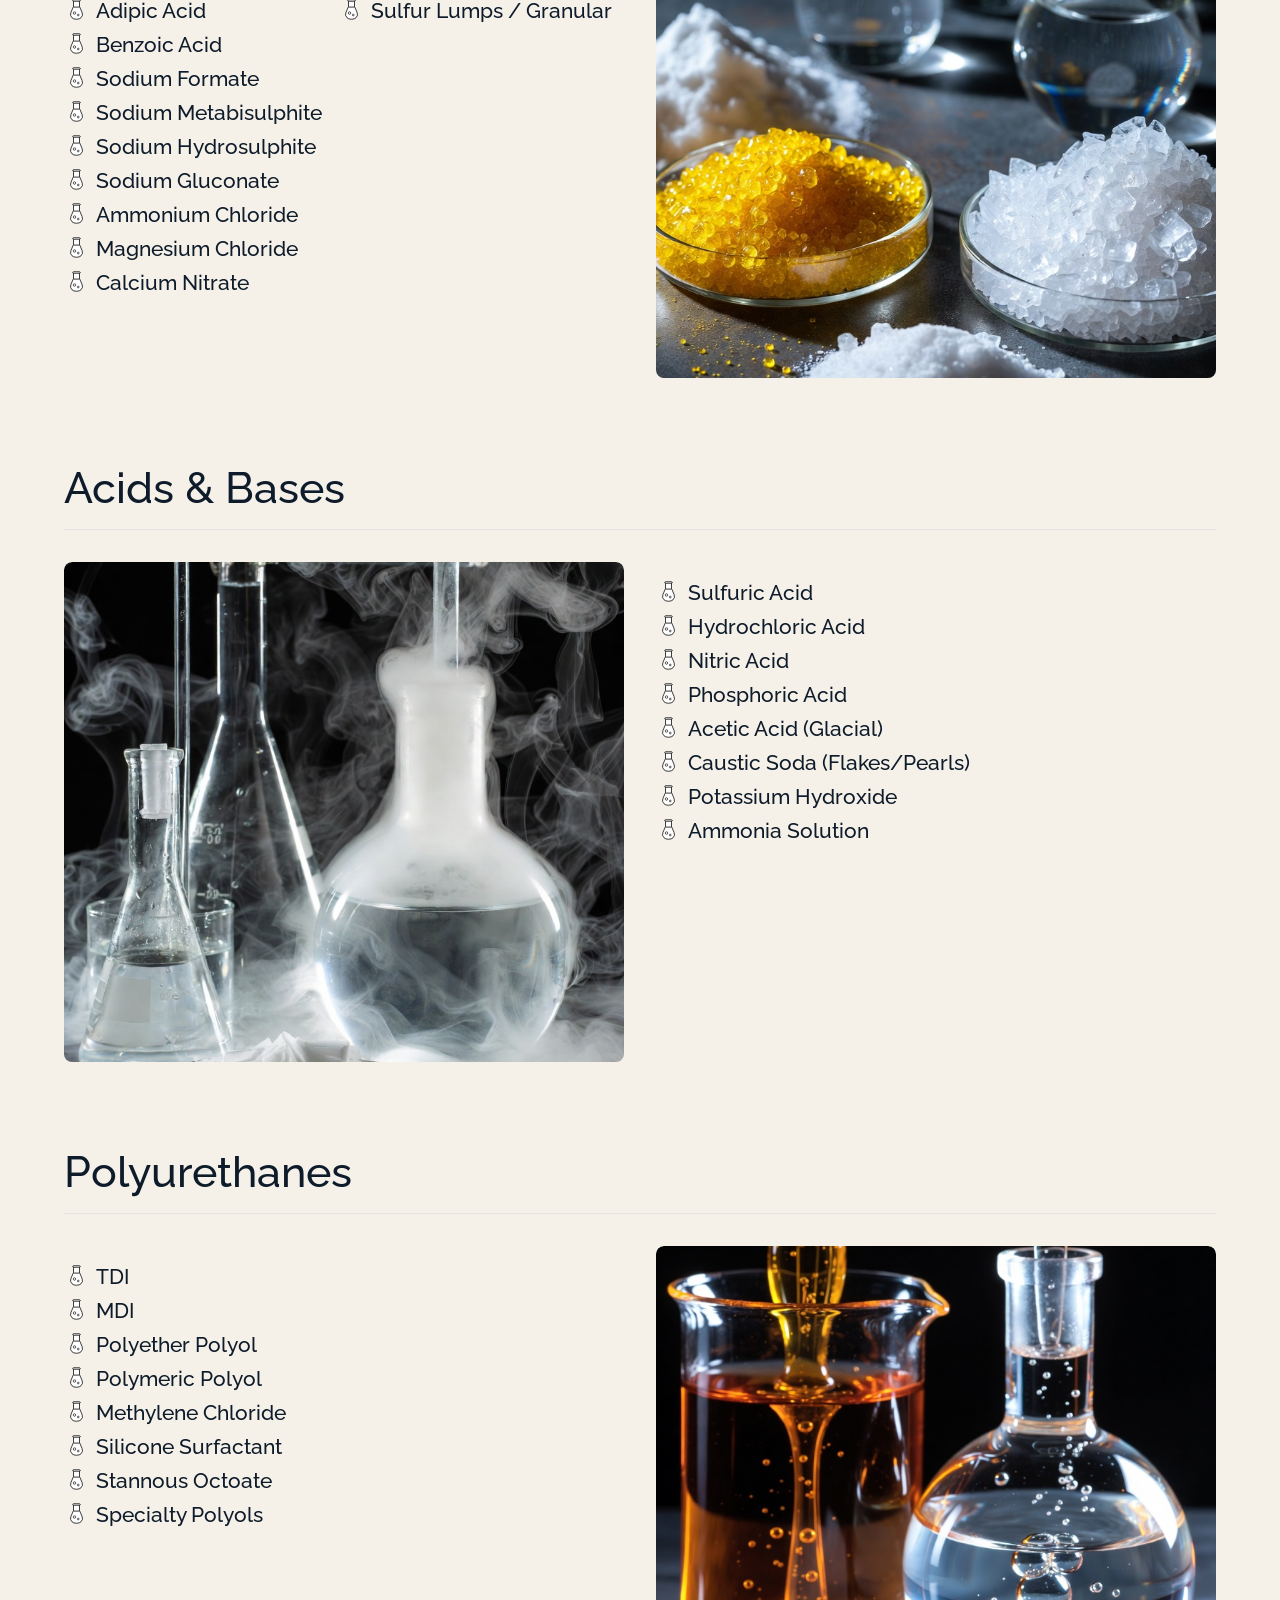
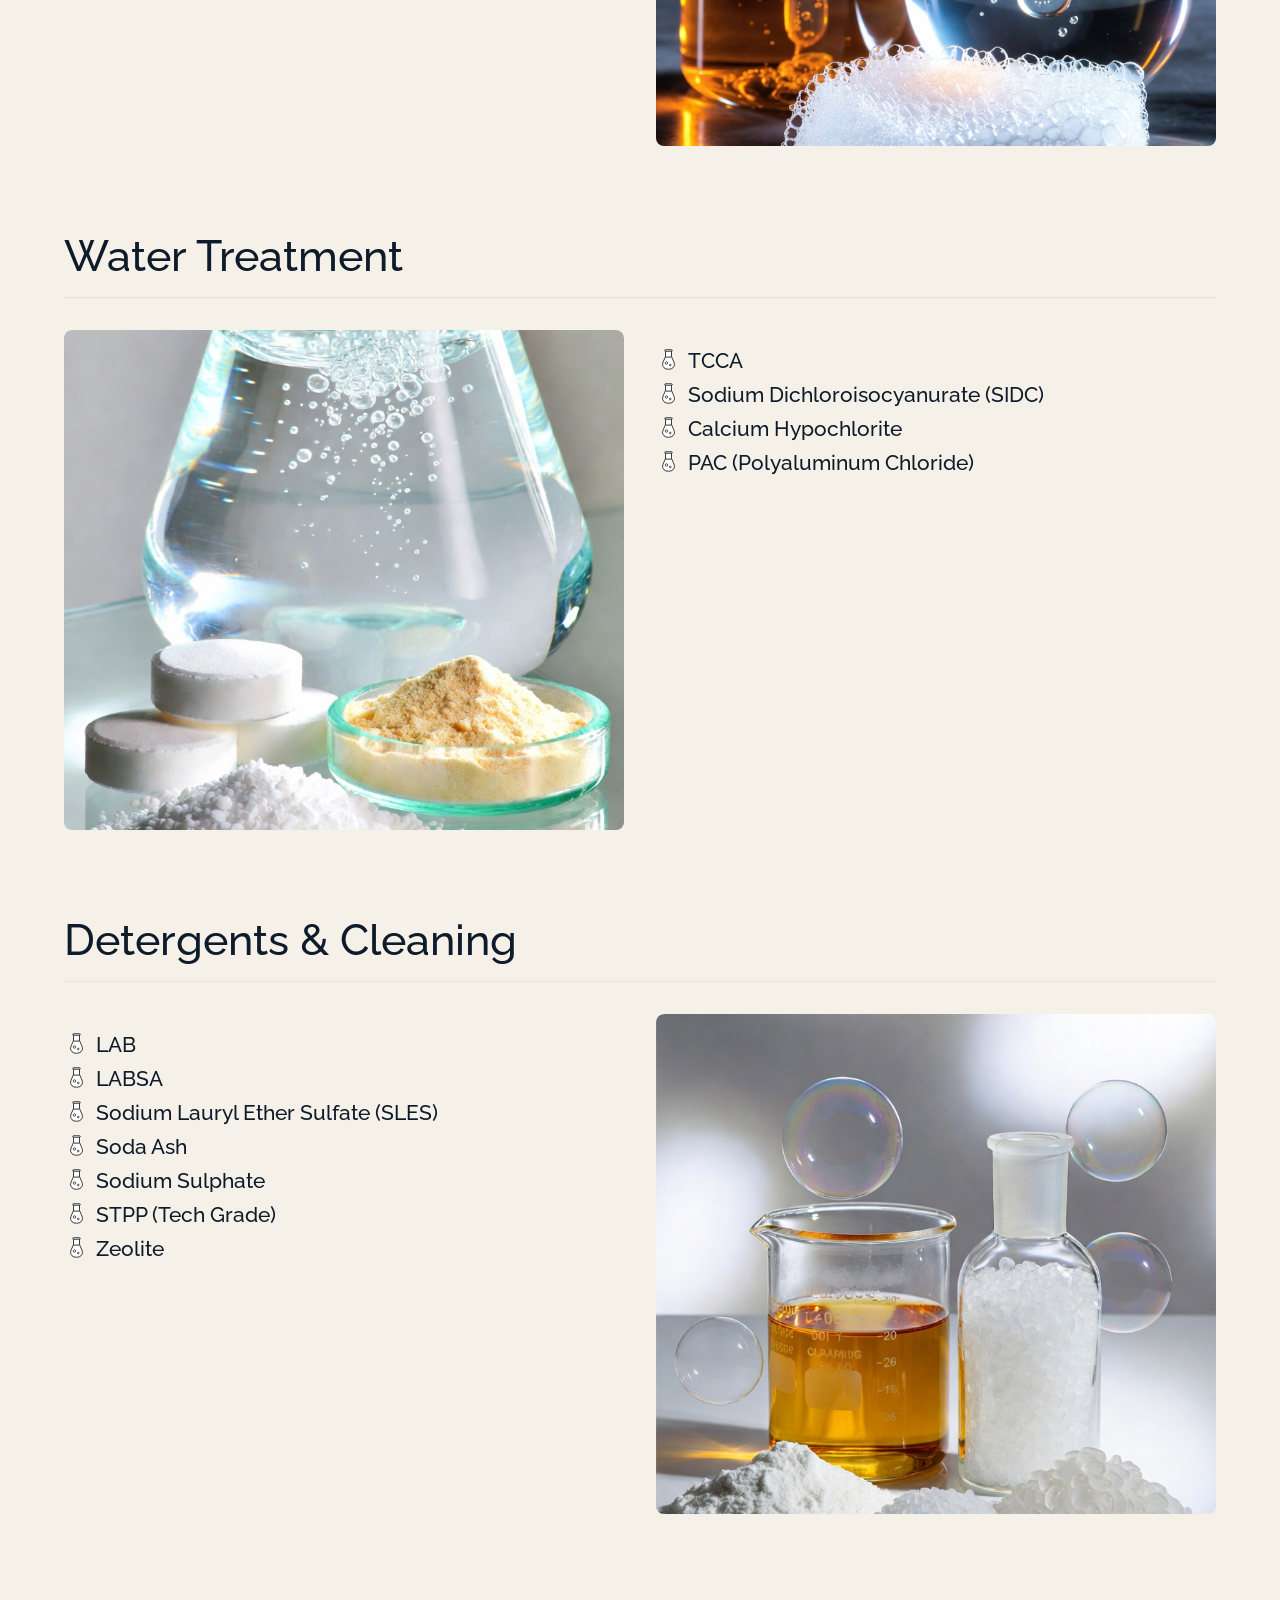
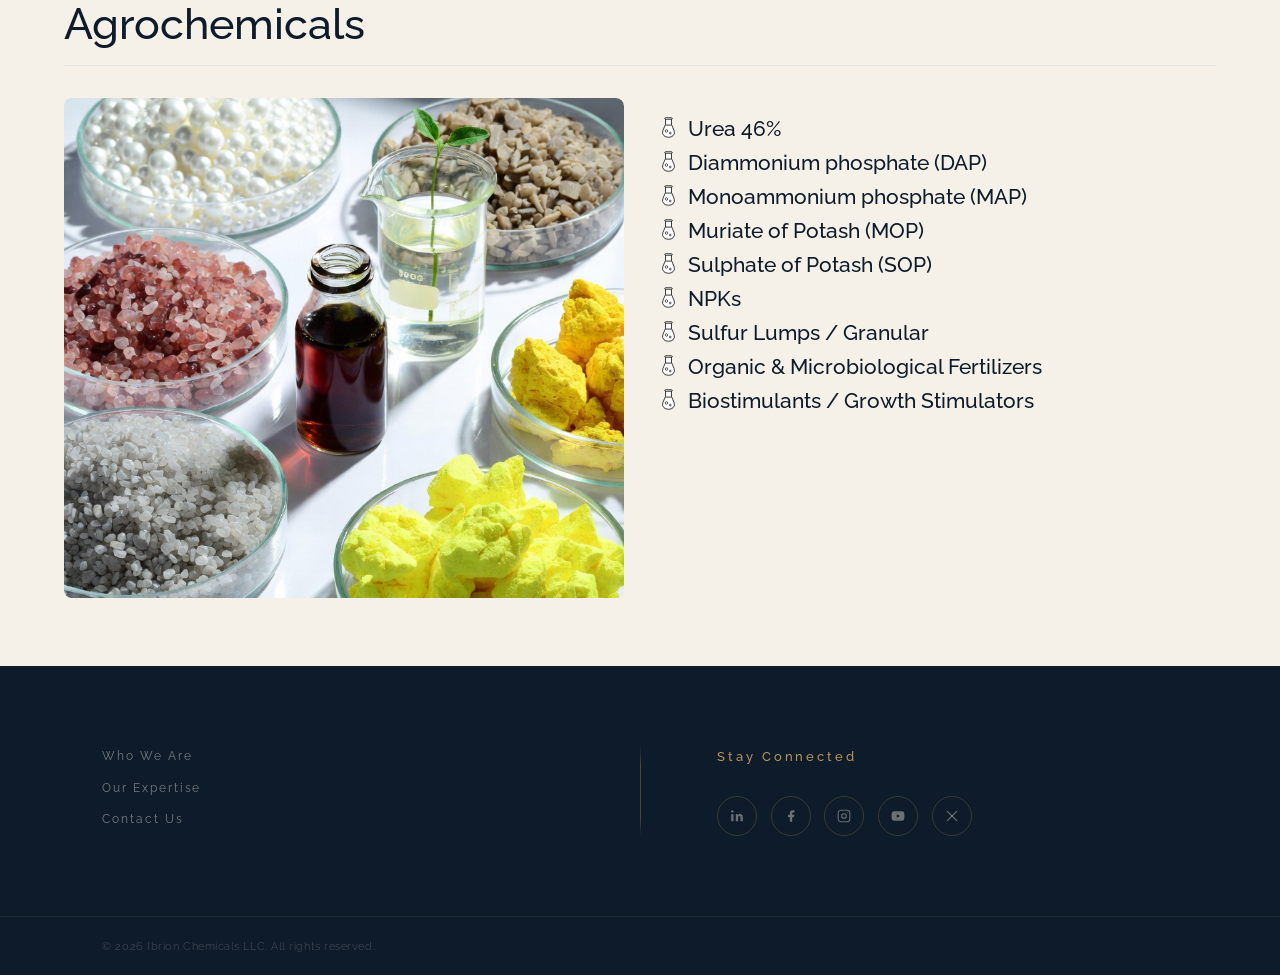
<file: products.html>
<!doctype html>
<html lang="en">
  <head>
    <meta charset="UTF-8" />
    <meta name="viewport" content="width=device-width, initial-scale=1.0" />
    <title>Products - Ibrion Chemicals LLC</title>
    <link rel="stylesheet" href="assets/homepage.css" />
    <link rel="stylesheet" href="assets/expertisefooter.css" />
    <link rel="preconnect" href="https://fonts.googleapis.com" />
    <link rel="preconnect" href="https://fonts.gstatic.com" crossorigin />
    <link
      href="https://fonts.googleapis.com/css2?family=Raleway:ital,wght@0,100..900;1,100..900&display=swap"
      rel="stylesheet"
    />
    <link rel="stylesheet" href="assets/product.css" />
    <link rel="shortcut icon" href="Images/favicon.ico" type="image/x-icon" />
    <link rel="icon" href="Images/favicon.ico" type="image/x-icon" />
  </head>
  <body>
    <header>
      <div class="topbar">
        <div class="topbar-inner-2-parent">
          <div class="topbar-inner-2-child">
            <div class="inner-2-logo">
              <a href="/" class="logo-link">
                <img
                  src="Images/Ibrion Chemicals LLC logo design.png"
                  alt="Ibrion Chemicals LLC Logo"
                  class="logo-img-2"
                />
              </a>
            </div>
            <div class="inner-2-icon">
              <button class="searchbar-icon" type="button">
                <svg
                  width="18"
                  height="18"
                  viewBox="0 0 24 24"
                  fill="none"
                  xmlns="http://www.w3.org/2000/svg"
                >
                  <circle
                    cx="11"
                    cy="11"
                    r="7"
                    stroke="white"
                    stroke-width="1"
                    stroke-linecap="round"
                  />
                  <line
                    x1="16.5"
                    y1="16.5"
                    x2="22"
                    y2="22"
                    stroke="white"
                    stroke-width="1"
                    stroke-linecap="round"
                  />
                </svg>
              </button>
              <div class="menu-icon">
                <span></span>
                <span></span>
              </div>
            </div>
          </div>
        </div>
      </div>
      <div class="sidebar-parent">
        <div class="sidebar-child">
          <div class="sidebar-body">
            <div class="sidebar-body-child">
              <a href="index.html" class="sb-body-child-link" id="first">
                Who We Are
              </a>
            </div>

            <div class="sidebar-body-child">
              <a href="expertise.html" class="sb-body-child-link" id="second">
                Our Expertise
              </a>
            </div>

            <div class="sidebar-body-child">
              <a href="contact.html" class="sb-body-child-link" id="fourth">
                Contact Us
              </a>
            </div>
          </div>

          <div class="sidebar-footer">
            <div class="sidebar-footer-child">
              <div class="social-icon-container">
                <a
                  href="https://youtube.com"
                  target="_blank"
                  class="social-icon-link"
                  aria-label="YouTube"
                >
                  <img
                    src="./Images/icon-youtube-white-1.png"
                    alt="YouTube"
                    class="social-icon-image"
                  />
                </a>
                <a
                  href="https://x.com"
                  target="_blank"
                  class="social-icon-link"
                  aria-label="X"
                >
                  <img
                    src="./Images/x-logo-5-1.png"
                    alt="X"
                    class="social-icon-image"
                  />
                </a>
                <a
                  href="https://www.linkedin.com/company/ibrion-chemicals-llc/"
                  target="_blank"
                  class="social-icon-link"
                  aria-label="LinkedIn"
                >
                  <img
                    src="./Images/icon-linkedin-white-1.png"
                    alt="LinkedIn"
                    class="social-icon-image"
                  />
                </a>
                <a
                  href="https://facebook.com"
                  target="_blank"
                  class="social-icon-link"
                  aria-label="Facebook"
                >
                  <img
                    src="./Images/facebook-v3.png"
                    alt="Facebook"
                    class="social-icon-image"
                  />
                </a>
                <a
                  href="https://www.instagram.com/ibrionchemllc/"
                  target="_blank"
                  class="social-icon-link"
                  aria-label="Instagram"
                >
                  <img
                    src="./Images/instagram-v2.png"
                    alt="Instagram"
                    class="social-icon-image"
                  />
                </a>
              </div>
            </div>
          </div>
        </div>
      </div>
      <div class="navbar-main">
        <div class="navbar-main-inner">
          <a href="" class="logo-link">
            <img
              src="Images/Ibrion Chemicals LLC logo design.png"
              alt="Ibrion Chemicals LLC Logo"
              class="logo-img"
            />
          </a>
          <nav class="nav-links">
            <a href="index.html" class="nav-link" id="Main_navbar_link_1"
              >WHO WE ARE</a
            >
            <a href="expertise.html" class="nav-link" id="Main_navbar_link_2"
              >OUR EXPERTISE</a
            >
            <a href="#product" class="nav-link" id="Main_navbar_link_3"
              >OUR PRODUCTS</a
            >
            <a href="contact.html" class="nav-link">CONTACT US</a>
            <button class="search-button" aria-label="Search">
              <svg
                width="18"
                height="18"
                viewBox="0 0 24 24"
                fill="none"
                xmlns="http://www.w3.org/2000/svg"
              >
                <circle
                  cx="11"
                  cy="11"
                  r="7"
                  stroke="white"
                  stroke-width="2"
                  stroke-linecap="round"
                />
                <line
                  x1="16.5"
                  y1="16.5"
                  x2="22"
                  y2="22"
                  stroke="white"
                  stroke-width="2"
                  stroke-linecap="round"
                />
              </svg>
            </button>
          </nav>
        </div>
      </div>
    </header>
    <div class="searchbar-parent">
      <div class="search-overlay" aria-label="Search">
        <button class="btn-close" aria-label="Close search">
          <svg viewBox="0 0 24 24" xmlns="http://www.w3.org/2000/svg">
            <line x1="18" y1="6" x2="6" y2="18" />
            <line x1="6" y1="6" x2="18" y2="18" />
          </svg>
        </button>

        <div class="search-field" id="searchField">
          <svg
            class="icon-search"
            viewBox="0 0 24 24"
            xmlns="http://www.w3.org/2000/svg"
          >
            <circle cx="11" cy="11" r="7" />
            <line x1="16.5" y1="16.5" x2="22" y2="22" />
          </svg>

          <input
            type="text"
            placeholder="Search here..."
            aria-label="Search"
            autocomplete="off"
            autofocus
          />
          <button class="btn-submit" type="submit" aria-label="Submit search">
            <svg viewBox="0 0 24 24" xmlns="http://www.w3.org/2000/svg">
              <polyline points="9 18 15 12 9 6" />
            </svg>
          </button>
        </div>

        <div class="recommended" id="recommended">
          <p class="recommended-label">Recommended</p>
          <div class="recommended-divider"></div>
        </div>
      </div>
    </div>
    <section class="hero">
      <div class="hero-overlay"></div>
      <img
        src="./Product-images/Producthero-section.jpg"
        alt="LDC Flags"
        class="hero-image"
      />
      <div class="hero-text">
        <div class="hero-spacer"></div>
        <h1>Our Products</h1>
      </div>
    </section>

    <main>
      <section>
        <div class="product-parent" id="product">
          <div class="product-child">
            <div class="product-container">
              <div class="product-header">Rubbers & Raw Materials</div>
              <div class="product-content-holder">
                <div class="product-image">
                  <img src="./Product-images/Rubber-product-image.png" alt="" />
                </div>
                <div class="product-content">
                  <div class="product-text-container">
                    <div class="product-svg">
                      <svg
                        viewBox="0 0 100 100"
                        width="200"
                        height="200"
                        xmlns="http://www.w3.org/2000/svg"
                      >
                        <path
                          d="M38 42 L28 65 Q22 78 32 87 Q38 93 50 93 Q62 93 68 87 Q78 78 72 65 L62 42 Z"
                          fill="white"
                          stroke="#4a5e7a"
                          stroke-width="3"
                          stroke-linejoin="round"
                        />
                        <rect
                          x="38"
                          y="18"
                          width="24"
                          height="26"
                          rx="2"
                          fill="white"
                          stroke="#4a5e7a"
                          stroke-width="3"
                        />
                        <rect
                          x="35"
                          y="15"
                          width="30"
                          height="6"
                          rx="3"
                          fill="white"
                          stroke="#4a5e7a"
                          stroke-width="3"
                        />
                        <rect
                          x="39.5"
                          y="41"
                          width="21"
                          height="4"
                          fill="white"
                        />

                        <circle
                          cx="42"
                          cy="68"
                          r="5"
                          fill="none"
                          stroke="#4a5e7a"
                          stroke-width="2.5"
                        />
                        <circle
                          cx="57"
                          cy="76"
                          r="3.5"
                          fill="none"
                          stroke="#4a5e7a"
                          stroke-width="2.5"
                        />
                      </svg>
                    </div>
                    <div class="product-text">
                      Natural and Synthetic Rubbers
                    </div>
                  </div>
                  <div class="product-text-container">
                    <div class="product-svg">
                      <svg
                        viewBox="0 0 100 100"
                        width="200"
                        height="200"
                        xmlns="http://www.w3.org/2000/svg"
                      >
                        <path
                          d="M38 42 L28 65 Q22 78 32 87 Q38 93 50 93 Q62 93 68 87 Q78 78 72 65 L62 42 Z"
                          fill="white"
                          stroke="#4a5e7a"
                          stroke-width="3"
                          stroke-linejoin="round"
                        />
                        <rect
                          x="38"
                          y="18"
                          width="24"
                          height="26"
                          rx="2"
                          fill="white"
                          stroke="#4a5e7a"
                          stroke-width="3"
                        />
                        <rect
                          x="35"
                          y="15"
                          width="30"
                          height="6"
                          rx="3"
                          fill="white"
                          stroke="#4a5e7a"
                          stroke-width="3"
                        />
                        <rect
                          x="39.5"
                          y="41"
                          width="21"
                          height="4"
                          fill="white"
                        />

                        <circle
                          cx="42"
                          cy="68"
                          r="5"
                          fill="none"
                          stroke="#4a5e7a"
                          stroke-width="2.5"
                        />
                        <circle
                          cx="57"
                          cy="76"
                          r="3.5"
                          fill="none"
                          stroke="#4a5e7a"
                          stroke-width="2.5"
                        />
                      </svg>
                    </div>
                    <div class="product-text">Carbon Black</div>
                  </div>
                  <div class="product-text-container">
                    <div class="product-svg">
                      <svg
                        viewBox="0 0 100 100"
                        width="200"
                        height="200"
                        xmlns="http://www.w3.org/2000/svg"
                      >
                        <path
                          d="M38 42 L28 65 Q22 78 32 87 Q38 93 50 93 Q62 93 68 87 Q78 78 72 65 L62 42 Z"
                          fill="white"
                          stroke="#4a5e7a"
                          stroke-width="3"
                          stroke-linejoin="round"
                        />
                        <rect
                          x="38"
                          y="18"
                          width="24"
                          height="26"
                          rx="2"
                          fill="white"
                          stroke="#4a5e7a"
                          stroke-width="3"
                        />
                        <rect
                          x="35"
                          y="15"
                          width="30"
                          height="6"
                          rx="3"
                          fill="white"
                          stroke="#4a5e7a"
                          stroke-width="3"
                        />
                        <rect
                          x="39.5"
                          y="41"
                          width="21"
                          height="4"
                          fill="white"
                        />

                        <circle
                          cx="42"
                          cy="68"
                          r="5"
                          fill="none"
                          stroke="#4a5e7a"
                          stroke-width="2.5"
                        />
                        <circle
                          cx="57"
                          cy="76"
                          r="3.5"
                          fill="none"
                          stroke="#4a5e7a"
                          stroke-width="2.5"
                        />
                      </svg>
                    </div>
                    <div class="product-text">Zinc Oxide</div>
                  </div>
                  <div class="product-text-container">
                    <div class="product-svg">
                      <svg
                        viewBox="0 0 100 100"
                        width="200"
                        height="200"
                        xmlns="http://www.w3.org/2000/svg"
                      >
                        <path
                          d="M38 42 L28 65 Q22 78 32 87 Q38 93 50 93 Q62 93 68 87 Q78 78 72 65 L62 42 Z"
                          fill="white"
                          stroke="#4a5e7a"
                          stroke-width="3"
                          stroke-linejoin="round"
                        />
                        <rect
                          x="38"
                          y="18"
                          width="24"
                          height="26"
                          rx="2"
                          fill="white"
                          stroke="#4a5e7a"
                          stroke-width="3"
                        />
                        <rect
                          x="35"
                          y="15"
                          width="30"
                          height="6"
                          rx="3"
                          fill="white"
                          stroke="#4a5e7a"
                          stroke-width="3"
                        />
                        <rect
                          x="39.5"
                          y="41"
                          width="21"
                          height="4"
                          fill="white"
                        />

                        <circle
                          cx="42"
                          cy="68"
                          r="5"
                          fill="none"
                          stroke="#4a5e7a"
                          stroke-width="2.5"
                        />
                        <circle
                          cx="57"
                          cy="76"
                          r="3.5"
                          fill="none"
                          stroke="#4a5e7a"
                          stroke-width="2.5"
                        />
                      </svg>
                    </div>
                    <div class="product-text">
                      Rubber Process Oil [RPO] (Aromatic/ Paraffinic)
                    </div>
                  </div>
                  <div class="product-text-container">
                    <div class="product-svg">
                      <svg
                        viewBox="0 0 100 100"
                        width="200"
                        height="200"
                        xmlns="http://www.w3.org/2000/svg"
                      >
                        <path
                          d="M38 42 L28 65 Q22 78 32 87 Q38 93 50 93 Q62 93 68 87 Q78 78 72 65 L62 42 Z"
                          fill="white"
                          stroke="#4a5e7a"
                          stroke-width="3"
                          stroke-linejoin="round"
                        />
                        <rect
                          x="38"
                          y="18"
                          width="24"
                          height="26"
                          rx="2"
                          fill="white"
                          stroke="#4a5e7a"
                          stroke-width="3"
                        />
                        <rect
                          x="35"
                          y="15"
                          width="30"
                          height="6"
                          rx="3"
                          fill="white"
                          stroke="#4a5e7a"
                          stroke-width="3"
                        />
                        <rect
                          x="39.5"
                          y="41"
                          width="21"
                          height="4"
                          fill="white"
                        />

                        <circle
                          cx="42"
                          cy="68"
                          r="5"
                          fill="none"
                          stroke="#4a5e7a"
                          stroke-width="2.5"
                        />
                        <circle
                          cx="57"
                          cy="76"
                          r="3.5"
                          fill="none"
                          stroke="#4a5e7a"
                          stroke-width="2.5"
                        />
                      </svg>
                    </div>
                    <div class="product-text">Tire molds / Machinery</div>
                  </div>
                </div>
              </div>
            </div>

            <div class="product-container">
              <div class="product-header">
                Raw Materials for Paint and Coating Industry
              </div>
              <div class="product-content-holder">
                <div class="product-content">
                  <div class="product-text-container">
                    <div class="product-svg">
                      <svg
                        viewBox="0 0 100 100"
                        width="200"
                        height="200"
                        xmlns="http://www.w3.org/2000/svg"
                      >
                        <path
                          d="M38 42 L28 65 Q22 78 32 87 Q38 93 50 93 Q62 93 68 87 Q78 78 72 65 L62 42 Z"
                          fill="white"
                          stroke="#4a5e7a"
                          stroke-width="3"
                          stroke-linejoin="round"
                        />
                        <rect
                          x="38"
                          y="18"
                          width="24"
                          height="26"
                          rx="2"
                          fill="white"
                          stroke="#4a5e7a"
                          stroke-width="3"
                        />
                        <rect
                          x="35"
                          y="15"
                          width="30"
                          height="6"
                          rx="3"
                          fill="white"
                          stroke="#4a5e7a"
                          stroke-width="3"
                        />
                        <rect
                          x="39.5"
                          y="41"
                          width="21"
                          height="4"
                          fill="white"
                        />

                        <circle
                          cx="42"
                          cy="68"
                          r="5"
                          fill="none"
                          stroke="#4a5e7a"
                          stroke-width="2.5"
                        />
                        <circle
                          cx="57"
                          cy="76"
                          r="3.5"
                          fill="none"
                          stroke="#4a5e7a"
                          stroke-width="2.5"
                        />
                      </svg>
                    </div>
                    <div class="product-text">Phthalic Anhydride [PA]</div>
                  </div>
                  <div class="product-text-container">
                    <div class="product-svg">
                      <svg
                        viewBox="0 0 100 100"
                        width="200"
                        height="200"
                        xmlns="http://www.w3.org/2000/svg"
                      >
                        <path
                          d="M38 42 L28 65 Q22 78 32 87 Q38 93 50 93 Q62 93 68 87 Q78 78 72 65 L62 42 Z"
                          fill="white"
                          stroke="#4a5e7a"
                          stroke-width="3"
                          stroke-linejoin="round"
                        />
                        <rect
                          x="38"
                          y="18"
                          width="24"
                          height="26"
                          rx="2"
                          fill="white"
                          stroke="#4a5e7a"
                          stroke-width="3"
                        />
                        <rect
                          x="35"
                          y="15"
                          width="30"
                          height="6"
                          rx="3"
                          fill="white"
                          stroke="#4a5e7a"
                          stroke-width="3"
                        />
                        <rect
                          x="39.5"
                          y="41"
                          width="21"
                          height="4"
                          fill="white"
                        />

                        <circle
                          cx="42"
                          cy="68"
                          r="5"
                          fill="none"
                          stroke="#4a5e7a"
                          stroke-width="2.5"
                        />
                        <circle
                          cx="57"
                          cy="76"
                          r="3.5"
                          fill="none"
                          stroke="#4a5e7a"
                          stroke-width="2.5"
                        />
                      </svg>
                    </div>
                    <div class="product-text">Maleic Anhydride</div>
                  </div>
                  <div class="product-text-container">
                    <div class="product-svg">
                      <svg
                        viewBox="0 0 100 100"
                        width="200"
                        height="200"
                        xmlns="http://www.w3.org/2000/svg"
                      >
                        <path
                          d="M38 42 L28 65 Q22 78 32 87 Q38 93 50 93 Q62 93 68 87 Q78 78 72 65 L62 42 Z"
                          fill="white"
                          stroke="#4a5e7a"
                          stroke-width="3"
                          stroke-linejoin="round"
                        />
                        <rect
                          x="38"
                          y="18"
                          width="24"
                          height="26"
                          rx="2"
                          fill="white"
                          stroke="#4a5e7a"
                          stroke-width="3"
                        />
                        <rect
                          x="35"
                          y="15"
                          width="30"
                          height="6"
                          rx="3"
                          fill="white"
                          stroke="#4a5e7a"
                          stroke-width="3"
                        />
                        <rect
                          x="39.5"
                          y="41"
                          width="21"
                          height="4"
                          fill="white"
                        />

                        <circle
                          cx="42"
                          cy="68"
                          r="5"
                          fill="none"
                          stroke="#4a5e7a"
                          stroke-width="2.5"
                        />
                        <circle
                          cx="57"
                          cy="76"
                          r="3.5"
                          fill="none"
                          stroke="#4a5e7a"
                          stroke-width="2.5"
                        />
                      </svg>
                    </div>
                    <div class="product-text">Pentaerythritol</div>
                  </div>
                  <div class="product-text-container">
                    <div class="product-svg">
                      <svg
                        viewBox="0 0 100 100"
                        width="200"
                        height="200"
                        xmlns="http://www.w3.org/2000/svg"
                      >
                        <path
                          d="M38 42 L28 65 Q22 78 32 87 Q38 93 50 93 Q62 93 68 87 Q78 78 72 65 L62 42 Z"
                          fill="white"
                          stroke="#4a5e7a"
                          stroke-width="3"
                          stroke-linejoin="round"
                        />
                        <rect
                          x="38"
                          y="18"
                          width="24"
                          height="26"
                          rx="2"
                          fill="white"
                          stroke="#4a5e7a"
                          stroke-width="3"
                        />
                        <rect
                          x="35"
                          y="15"
                          width="30"
                          height="6"
                          rx="3"
                          fill="white"
                          stroke="#4a5e7a"
                          stroke-width="3"
                        />
                        <rect
                          x="39.5"
                          y="41"
                          width="21"
                          height="4"
                          fill="white"
                        />

                        <circle
                          cx="42"
                          cy="68"
                          r="5"
                          fill="none"
                          stroke="#4a5e7a"
                          stroke-width="2.5"
                        />
                        <circle
                          cx="57"
                          cy="76"
                          r="3.5"
                          fill="none"
                          stroke="#4a5e7a"
                          stroke-width="2.5"
                        />
                      </svg>
                    </div>
                    <div class="product-text">Glycerin (USP & TECH)</div>
                  </div>
                  <div class="product-text-container">
                    <div class="product-svg">
                      <svg
                        viewBox="0 0 100 100"
                        width="200"
                        height="200"
                        xmlns="http://www.w3.org/2000/svg"
                      >
                        <path
                          d="M38 42 L28 65 Q22 78 32 87 Q38 93 50 93 Q62 93 68 87 Q78 78 72 65 L62 42 Z"
                          fill="white"
                          stroke="#4a5e7a"
                          stroke-width="3"
                          stroke-linejoin="round"
                        />
                        <rect
                          x="38"
                          y="18"
                          width="24"
                          height="26"
                          rx="2"
                          fill="white"
                          stroke="#4a5e7a"
                          stroke-width="3"
                        />
                        <rect
                          x="35"
                          y="15"
                          width="30"
                          height="6"
                          rx="3"
                          fill="white"
                          stroke="#4a5e7a"
                          stroke-width="3"
                        />
                        <rect
                          x="39.5"
                          y="41"
                          width="21"
                          height="4"
                          fill="white"
                        />

                        <circle
                          cx="42"
                          cy="68"
                          r="5"
                          fill="none"
                          stroke="#4a5e7a"
                          stroke-width="2.5"
                        />
                        <circle
                          cx="57"
                          cy="76"
                          r="3.5"
                          fill="none"
                          stroke="#4a5e7a"
                          stroke-width="2.5"
                        />
                      </svg>
                    </div>
                    <div class="product-text">Methyl Methacrylate (MMA)</div>
                  </div>
                  <div class="product-text-container">
                    <div class="product-svg">
                      <svg
                        viewBox="0 0 100 100"
                        width="200"
                        height="200"
                        xmlns="http://www.w3.org/2000/svg"
                      >
                        <path
                          d="M38 42 L28 65 Q22 78 32 87 Q38 93 50 93 Q62 93 68 87 Q78 78 72 65 L62 42 Z"
                          fill="white"
                          stroke="#4a5e7a"
                          stroke-width="3"
                          stroke-linejoin="round"
                        />
                        <rect
                          x="38"
                          y="18"
                          width="24"
                          height="26"
                          rx="2"
                          fill="white"
                          stroke="#4a5e7a"
                          stroke-width="3"
                        />
                        <rect
                          x="35"
                          y="15"
                          width="30"
                          height="6"
                          rx="3"
                          fill="white"
                          stroke="#4a5e7a"
                          stroke-width="3"
                        />
                        <rect
                          x="39.5"
                          y="41"
                          width="21"
                          height="4"
                          fill="white"
                        />

                        <circle
                          cx="42"
                          cy="68"
                          r="5"
                          fill="none"
                          stroke="#4a5e7a"
                          stroke-width="2.5"
                        />
                        <circle
                          cx="57"
                          cy="76"
                          r="3.5"
                          fill="none"
                          stroke="#4a5e7a"
                          stroke-width="2.5"
                        />
                      </svg>
                    </div>
                    <div class="product-text">Unsaturated Polyester Resin</div>
                  </div>
                  <div class="product-text-container">
                    <div class="product-svg">
                      <svg
                        viewBox="0 0 100 100"
                        width="200"
                        height="200"
                        xmlns="http://www.w3.org/2000/svg"
                      >
                        <path
                          d="M38 42 L28 65 Q22 78 32 87 Q38 93 50 93 Q62 93 68 87 Q78 78 72 65 L62 42 Z"
                          fill="white"
                          stroke="#4a5e7a"
                          stroke-width="3"
                          stroke-linejoin="round"
                        />
                        <rect
                          x="38"
                          y="18"
                          width="24"
                          height="26"
                          rx="2"
                          fill="white"
                          stroke="#4a5e7a"
                          stroke-width="3"
                        />
                        <rect
                          x="35"
                          y="15"
                          width="30"
                          height="6"
                          rx="3"
                          fill="white"
                          stroke="#4a5e7a"
                          stroke-width="3"
                        />
                        <rect
                          x="39.5"
                          y="41"
                          width="21"
                          height="4"
                          fill="white"
                        />

                        <circle
                          cx="42"
                          cy="68"
                          r="5"
                          fill="none"
                          stroke="#4a5e7a"
                          stroke-width="2.5"
                        />
                        <circle
                          cx="57"
                          cy="76"
                          r="3.5"
                          fill="none"
                          stroke="#4a5e7a"
                          stroke-width="2.5"
                        />
                      </svg>
                    </div>
                    <div class="product-text">Butyl Acetate</div>
                  </div>
                  <div class="product-text-container">
                    <div class="product-svg">
                      <svg
                        viewBox="0 0 100 100"
                        width="200"
                        height="200"
                        xmlns="http://www.w3.org/2000/svg"
                      >
                        <path
                          d="M38 42 L28 65 Q22 78 32 87 Q38 93 50 93 Q62 93 68 87 Q78 78 72 65 L62 42 Z"
                          fill="white"
                          stroke="#4a5e7a"
                          stroke-width="3"
                          stroke-linejoin="round"
                        />
                        <rect
                          x="38"
                          y="18"
                          width="24"
                          height="26"
                          rx="2"
                          fill="white"
                          stroke="#4a5e7a"
                          stroke-width="3"
                        />
                        <rect
                          x="35"
                          y="15"
                          width="30"
                          height="6"
                          rx="3"
                          fill="white"
                          stroke="#4a5e7a"
                          stroke-width="3"
                        />
                        <rect
                          x="39.5"
                          y="41"
                          width="21"
                          height="4"
                          fill="white"
                        />

                        <circle
                          cx="42"
                          cy="68"
                          r="5"
                          fill="none"
                          stroke="#4a5e7a"
                          stroke-width="2.5"
                        />
                        <circle
                          cx="57"
                          cy="76"
                          r="3.5"
                          fill="none"
                          stroke="#4a5e7a"
                          stroke-width="2.5"
                        />
                      </svg>
                    </div>
                    <div class="product-text">Ethyl Acetate</div>
                  </div>
                  <div class="product-text-container">
                    <div class="product-svg">
                      <svg
                        viewBox="0 0 100 100"
                        width="200"
                        height="200"
                        xmlns="http://www.w3.org/2000/svg"
                      >
                        <path
                          d="M38 42 L28 65 Q22 78 32 87 Q38 93 50 93 Q62 93 68 87 Q78 78 72 65 L62 42 Z"
                          fill="white"
                          stroke="#4a5e7a"
                          stroke-width="3"
                          stroke-linejoin="round"
                        />
                        <rect
                          x="38"
                          y="18"
                          width="24"
                          height="26"
                          rx="2"
                          fill="white"
                          stroke="#4a5e7a"
                          stroke-width="3"
                        />
                        <rect
                          x="35"
                          y="15"
                          width="30"
                          height="6"
                          rx="3"
                          fill="white"
                          stroke="#4a5e7a"
                          stroke-width="3"
                        />
                        <rect
                          x="39.5"
                          y="41"
                          width="21"
                          height="4"
                          fill="white"
                        />

                        <circle
                          cx="42"
                          cy="68"
                          r="5"
                          fill="none"
                          stroke="#4a5e7a"
                          stroke-width="2.5"
                        />
                        <circle
                          cx="57"
                          cy="76"
                          r="3.5"
                          fill="none"
                          stroke="#4a5e7a"
                          stroke-width="2.5"
                        />
                      </svg>
                    </div>
                    <div class="product-text">Methyl Acetate</div>
                  </div>
                  <div class="product-text-container">
                    <div class="product-svg">
                      <svg
                        viewBox="0 0 100 100"
                        width="200"
                        height="200"
                        xmlns="http://www.w3.org/2000/svg"
                      >
                        <path
                          d="M38 42 L28 65 Q22 78 32 87 Q38 93 50 93 Q62 93 68 87 Q78 78 72 65 L62 42 Z"
                          fill="white"
                          stroke="#4a5e7a"
                          stroke-width="3"
                          stroke-linejoin="round"
                        />
                        <rect
                          x="38"
                          y="18"
                          width="24"
                          height="26"
                          rx="2"
                          fill="white"
                          stroke="#4a5e7a"
                          stroke-width="3"
                        />
                        <rect
                          x="35"
                          y="15"
                          width="30"
                          height="6"
                          rx="3"
                          fill="white"
                          stroke="#4a5e7a"
                          stroke-width="3"
                        />
                        <rect
                          x="39.5"
                          y="41"
                          width="21"
                          height="4"
                          fill="white"
                        />

                        <circle
                          cx="42"
                          cy="68"
                          r="5"
                          fill="none"
                          stroke="#4a5e7a"
                          stroke-width="2.5"
                        />
                        <circle
                          cx="57"
                          cy="76"
                          r="3.5"
                          fill="none"
                          stroke="#4a5e7a"
                          stroke-width="2.5"
                        />
                      </svg>
                    </div>
                    <div class="product-text">Butyl Acrylate</div>
                  </div>
                  <div class="product-text-container">
                    <div class="product-svg">
                      <svg
                        viewBox="0 0 100 100"
                        width="200"
                        height="200"
                        xmlns="http://www.w3.org/2000/svg"
                      >
                        <path
                          d="M38 42 L28 65 Q22 78 32 87 Q38 93 50 93 Q62 93 68 87 Q78 78 72 65 L62 42 Z"
                          fill="white"
                          stroke="#4a5e7a"
                          stroke-width="3"
                          stroke-linejoin="round"
                        />
                        <rect
                          x="38"
                          y="18"
                          width="24"
                          height="26"
                          rx="2"
                          fill="white"
                          stroke="#4a5e7a"
                          stroke-width="3"
                        />
                        <rect
                          x="35"
                          y="15"
                          width="30"
                          height="6"
                          rx="3"
                          fill="white"
                          stroke="#4a5e7a"
                          stroke-width="3"
                        />
                        <rect
                          x="39.5"
                          y="41"
                          width="21"
                          height="4"
                          fill="white"
                        />

                        <circle
                          cx="42"
                          cy="68"
                          r="5"
                          fill="none"
                          stroke="#4a5e7a"
                          stroke-width="2.5"
                        />
                        <circle
                          cx="57"
                          cy="76"
                          r="3.5"
                          fill="none"
                          stroke="#4a5e7a"
                          stroke-width="2.5"
                        />
                      </svg>
                    </div>
                    <div class="product-text">Ethyl Acrylate</div>
                  </div>
                  <div class="product-text-container">
                    <div class="product-svg">
                      <svg
                        viewBox="0 0 100 100"
                        width="200"
                        height="200"
                        xmlns="http://www.w3.org/2000/svg"
                      >
                        <path
                          d="M38 42 L28 65 Q22 78 32 87 Q38 93 50 93 Q62 93 68 87 Q78 78 72 65 L62 42 Z"
                          fill="white"
                          stroke="#4a5e7a"
                          stroke-width="3"
                          stroke-linejoin="round"
                        />
                        <rect
                          x="38"
                          y="18"
                          width="24"
                          height="26"
                          rx="2"
                          fill="white"
                          stroke="#4a5e7a"
                          stroke-width="3"
                        />
                        <rect
                          x="35"
                          y="15"
                          width="30"
                          height="6"
                          rx="3"
                          fill="white"
                          stroke="#4a5e7a"
                          stroke-width="3"
                        />
                        <rect
                          x="39.5"
                          y="41"
                          width="21"
                          height="4"
                          fill="white"
                        />

                        <circle
                          cx="42"
                          cy="68"
                          r="5"
                          fill="none"
                          stroke="#4a5e7a"
                          stroke-width="2.5"
                        />
                        <circle
                          cx="57"
                          cy="76"
                          r="3.5"
                          fill="none"
                          stroke="#4a5e7a"
                          stroke-width="2.5"
                        />
                      </svg>
                    </div>
                    <div class="product-text">Methyl Acrylate</div>
                  </div>
                  <div class="product-text-container">
                    <div class="product-svg">
                      <svg
                        viewBox="0 0 100 100"
                        width="200"
                        height="200"
                        xmlns="http://www.w3.org/2000/svg"
                      >
                        <path
                          d="M38 42 L28 65 Q22 78 32 87 Q38 93 50 93 Q62 93 68 87 Q78 78 72 65 L62 42 Z"
                          fill="white"
                          stroke="#4a5e7a"
                          stroke-width="3"
                          stroke-linejoin="round"
                        />
                        <rect
                          x="38"
                          y="18"
                          width="24"
                          height="26"
                          rx="2"
                          fill="white"
                          stroke="#4a5e7a"
                          stroke-width="3"
                        />
                        <rect
                          x="35"
                          y="15"
                          width="30"
                          height="6"
                          rx="3"
                          fill="white"
                          stroke="#4a5e7a"
                          stroke-width="3"
                        />
                        <rect
                          x="39.5"
                          y="41"
                          width="21"
                          height="4"
                          fill="white"
                        />

                        <circle
                          cx="42"
                          cy="68"
                          r="5"
                          fill="none"
                          stroke="#4a5e7a"
                          stroke-width="2.5"
                        />
                        <circle
                          cx="57"
                          cy="76"
                          r="3.5"
                          fill="none"
                          stroke="#4a5e7a"
                          stroke-width="2.5"
                        />
                      </svg>
                    </div>
                    <div class="product-text">2-EHA</div>
                  </div>
                  <div class="product-text-container">
                    <div class="product-svg">
                      <svg
                        viewBox="0 0 100 100"
                        width="200"
                        height="200"
                        xmlns="http://www.w3.org/2000/svg"
                      >
                        <path
                          d="M38 42 L28 65 Q22 78 32 87 Q38 93 50 93 Q62 93 68 87 Q78 78 72 65 L62 42 Z"
                          fill="white"
                          stroke="#4a5e7a"
                          stroke-width="3"
                          stroke-linejoin="round"
                        />
                        <rect
                          x="38"
                          y="18"
                          width="24"
                          height="26"
                          rx="2"
                          fill="white"
                          stroke="#4a5e7a"
                          stroke-width="3"
                        />
                        <rect
                          x="35"
                          y="15"
                          width="30"
                          height="6"
                          rx="3"
                          fill="white"
                          stroke="#4a5e7a"
                          stroke-width="3"
                        />
                        <rect
                          x="39.5"
                          y="41"
                          width="21"
                          height="4"
                          fill="white"
                        />

                        <circle
                          cx="42"
                          cy="68"
                          r="5"
                          fill="none"
                          stroke="#4a5e7a"
                          stroke-width="2.5"
                        />
                        <circle
                          cx="57"
                          cy="76"
                          r="3.5"
                          fill="none"
                          stroke="#4a5e7a"
                          stroke-width="2.5"
                        />
                      </svg>
                    </div>
                    <div class="product-text">VAM</div>
                  </div>
                  <div class="product-text-container">
                    <div class="product-svg">
                      <svg
                        viewBox="0 0 100 100"
                        width="200"
                        height="200"
                        xmlns="http://www.w3.org/2000/svg"
                      >
                        <path
                          d="M38 42 L28 65 Q22 78 32 87 Q38 93 50 93 Q62 93 68 87 Q78 78 72 65 L62 42 Z"
                          fill="white"
                          stroke="#4a5e7a"
                          stroke-width="3"
                          stroke-linejoin="round"
                        />
                        <rect
                          x="38"
                          y="18"
                          width="24"
                          height="26"
                          rx="2"
                          fill="white"
                          stroke="#4a5e7a"
                          stroke-width="3"
                        />
                        <rect
                          x="35"
                          y="15"
                          width="30"
                          height="6"
                          rx="3"
                          fill="white"
                          stroke="#4a5e7a"
                          stroke-width="3"
                        />
                        <rect
                          x="39.5"
                          y="41"
                          width="21"
                          height="4"
                          fill="white"
                        />

                        <circle
                          cx="42"
                          cy="68"
                          r="5"
                          fill="none"
                          stroke="#4a5e7a"
                          stroke-width="2.5"
                        />
                        <circle
                          cx="57"
                          cy="76"
                          r="3.5"
                          fill="none"
                          stroke="#4a5e7a"
                          stroke-width="2.5"
                        />
                      </svg>
                    </div>
                    <div class="product-text">Styrene Monomer</div>
                  </div>
                  <div class="product-text-container">
                    <div class="product-svg">
                      <svg
                        viewBox="0 0 100 100"
                        width="200"
                        height="200"
                        xmlns="http://www.w3.org/2000/svg"
                      >
                        <path
                          d="M38 42 L28 65 Q22 78 32 87 Q38 93 50 93 Q62 93 68 87 Q78 78 72 65 L62 42 Z"
                          fill="white"
                          stroke="#4a5e7a"
                          stroke-width="3"
                          stroke-linejoin="round"
                        />
                        <rect
                          x="38"
                          y="18"
                          width="24"
                          height="26"
                          rx="2"
                          fill="white"
                          stroke="#4a5e7a"
                          stroke-width="3"
                        />
                        <rect
                          x="35"
                          y="15"
                          width="30"
                          height="6"
                          rx="3"
                          fill="white"
                          stroke="#4a5e7a"
                          stroke-width="3"
                        />
                        <rect
                          x="39.5"
                          y="41"
                          width="21"
                          height="4"
                          fill="white"
                        />

                        <circle
                          cx="42"
                          cy="68"
                          r="5"
                          fill="none"
                          stroke="#4a5e7a"
                          stroke-width="2.5"
                        />
                        <circle
                          cx="57"
                          cy="76"
                          r="3.5"
                          fill="none"
                          stroke="#4a5e7a"
                          stroke-width="2.5"
                        />
                      </svg>
                    </div>
                    <div class="product-text">Benzyl Alcohol</div>
                  </div>
                  <div class="product-text-container">
                    <div class="product-svg">
                      <svg
                        viewBox="0 0 100 100"
                        width="200"
                        height="200"
                        xmlns="http://www.w3.org/2000/svg"
                      >
                        <path
                          d="M38 42 L28 65 Q22 78 32 87 Q38 93 50 93 Q62 93 68 87 Q78 78 72 65 L62 42 Z"
                          fill="white"
                          stroke="#4a5e7a"
                          stroke-width="3"
                          stroke-linejoin="round"
                        />
                        <rect
                          x="38"
                          y="18"
                          width="24"
                          height="26"
                          rx="2"
                          fill="white"
                          stroke="#4a5e7a"
                          stroke-width="3"
                        />
                        <rect
                          x="35"
                          y="15"
                          width="30"
                          height="6"
                          rx="3"
                          fill="white"
                          stroke="#4a5e7a"
                          stroke-width="3"
                        />
                        <rect
                          x="39.5"
                          y="41"
                          width="21"
                          height="4"
                          fill="white"
                        />

                        <circle
                          cx="42"
                          cy="68"
                          r="5"
                          fill="none"
                          stroke="#4a5e7a"
                          stroke-width="2.5"
                        />
                        <circle
                          cx="57"
                          cy="76"
                          r="3.5"
                          fill="none"
                          stroke="#4a5e7a"
                          stroke-width="2.5"
                        />
                      </svg>
                    </div>
                    <div class="product-text">Gum Rosin</div>
                  </div>
                  <div class="product-text-container">
                    <div class="product-svg">
                      <svg
                        viewBox="0 0 100 100"
                        width="200"
                        height="200"
                        xmlns="http://www.w3.org/2000/svg"
                      >
                        <path
                          d="M38 42 L28 65 Q22 78 32 87 Q38 93 50 93 Q62 93 68 87 Q78 78 72 65 L62 42 Z"
                          fill="white"
                          stroke="#4a5e7a"
                          stroke-width="3"
                          stroke-linejoin="round"
                        />
                        <rect
                          x="38"
                          y="18"
                          width="24"
                          height="26"
                          rx="2"
                          fill="white"
                          stroke="#4a5e7a"
                          stroke-width="3"
                        />
                        <rect
                          x="35"
                          y="15"
                          width="30"
                          height="6"
                          rx="3"
                          fill="white"
                          stroke="#4a5e7a"
                          stroke-width="3"
                        />
                        <rect
                          x="39.5"
                          y="41"
                          width="21"
                          height="4"
                          fill="white"
                        />

                        <circle
                          cx="42"
                          cy="68"
                          r="5"
                          fill="none"
                          stroke="#4a5e7a"
                          stroke-width="2.5"
                        />
                        <circle
                          cx="57"
                          cy="76"
                          r="3.5"
                          fill="none"
                          stroke="#4a5e7a"
                          stroke-width="2.5"
                        />
                      </svg>
                    </div>
                    <div class="product-text">Titanium Dioxide</div>
                  </div>
                  <div class="product-text-container">
                    <div class="product-svg">
                      <svg
                        viewBox="0 0 100 100"
                        width="200"
                        height="200"
                        xmlns="http://www.w3.org/2000/svg"
                      >
                        <path
                          d="M38 42 L28 65 Q22 78 32 87 Q38 93 50 93 Q62 93 68 87 Q78 78 72 65 L62 42 Z"
                          fill="white"
                          stroke="#4a5e7a"
                          stroke-width="3"
                          stroke-linejoin="round"
                        />
                        <rect
                          x="38"
                          y="18"
                          width="24"
                          height="26"
                          rx="2"
                          fill="white"
                          stroke="#4a5e7a"
                          stroke-width="3"
                        />
                        <rect
                          x="35"
                          y="15"
                          width="30"
                          height="6"
                          rx="3"
                          fill="white"
                          stroke="#4a5e7a"
                          stroke-width="3"
                        />
                        <rect
                          x="39.5"
                          y="41"
                          width="21"
                          height="4"
                          fill="white"
                        />

                        <circle
                          cx="42"
                          cy="68"
                          r="5"
                          fill="none"
                          stroke="#4a5e7a"
                          stroke-width="2.5"
                        />
                        <circle
                          cx="57"
                          cy="76"
                          r="3.5"
                          fill="none"
                          stroke="#4a5e7a"
                          stroke-width="2.5"
                        />
                      </svg>
                    </div>
                    <div class="product-text">PTA</div>
                  </div>
                  <div class="product-text-container">
                    <div class="product-svg">
                      <svg
                        viewBox="0 0 100 100"
                        width="200"
                        height="200"
                        xmlns="http://www.w3.org/2000/svg"
                      >
                        <path
                          d="M38 42 L28 65 Q22 78 32 87 Q38 93 50 93 Q62 93 68 87 Q78 78 72 65 L62 42 Z"
                          fill="white"
                          stroke="#4a5e7a"
                          stroke-width="3"
                          stroke-linejoin="round"
                        />
                        <rect
                          x="38"
                          y="18"
                          width="24"
                          height="26"
                          rx="2"
                          fill="white"
                          stroke="#4a5e7a"
                          stroke-width="3"
                        />
                        <rect
                          x="35"
                          y="15"
                          width="30"
                          height="6"
                          rx="3"
                          fill="white"
                          stroke="#4a5e7a"
                          stroke-width="3"
                        />
                        <rect
                          x="39.5"
                          y="41"
                          width="21"
                          height="4"
                          fill="white"
                        />

                        <circle
                          cx="42"
                          cy="68"
                          r="5"
                          fill="none"
                          stroke="#4a5e7a"
                          stroke-width="2.5"
                        />
                        <circle
                          cx="57"
                          cy="76"
                          r="3.5"
                          fill="none"
                          stroke="#4a5e7a"
                          stroke-width="2.5"
                        />
                      </svg>
                    </div>
                    <div class="product-text">Paint Additives</div>
                  </div>
                </div>
                <div class="product-image">
                  <img src="./Product-images/Product2.jpg" alt="" />
                </div>
              </div>
            </div>

            <div class="product-container">
              <div class="product-header">Polymers & Plastics</div>
              <div class="product-content-holder">
                <div class="product-image">
                  <img src="./Product-images/Product3.jpg" alt="" />
                </div>
                <div class="product-content">
                  <div class="product-text-container">
                    <div class="product-svg">
                      <svg
                        viewBox="0 0 100 100"
                        width="200"
                        height="200"
                        xmlns="http://www.w3.org/2000/svg"
                      >
                        <path
                          d="M38 42 L28 65 Q22 78 32 87 Q38 93 50 93 Q62 93 68 87 Q78 78 72 65 L62 42 Z"
                          fill="white"
                          stroke="#4a5e7a"
                          stroke-width="3"
                          stroke-linejoin="round"
                        />
                        <rect
                          x="38"
                          y="18"
                          width="24"
                          height="26"
                          rx="2"
                          fill="white"
                          stroke="#4a5e7a"
                          stroke-width="3"
                        />
                        <rect
                          x="35"
                          y="15"
                          width="30"
                          height="6"
                          rx="3"
                          fill="white"
                          stroke="#4a5e7a"
                          stroke-width="3"
                        />
                        <rect
                          x="39.5"
                          y="41"
                          width="21"
                          height="4"
                          fill="white"
                        />

                        <circle
                          cx="42"
                          cy="68"
                          r="5"
                          fill="none"
                          stroke="#4a5e7a"
                          stroke-width="2.5"
                        />
                        <circle
                          cx="57"
                          cy="76"
                          r="3.5"
                          fill="none"
                          stroke="#4a5e7a"
                          stroke-width="2.5"
                        />
                      </svg>
                    </div>
                    <div class="product-text">
                      LDPE (Low Density Polyethylene)
                    </div>
                  </div>
                  <div class="product-text-container">
                    <div class="product-svg">
                      <svg
                        viewBox="0 0 100 100"
                        width="200"
                        height="200"
                        xmlns="http://www.w3.org/2000/svg"
                      >
                        <path
                          d="M38 42 L28 65 Q22 78 32 87 Q38 93 50 93 Q62 93 68 87 Q78 78 72 65 L62 42 Z"
                          fill="white"
                          stroke="#4a5e7a"
                          stroke-width="3"
                          stroke-linejoin="round"
                        />
                        <rect
                          x="38"
                          y="18"
                          width="24"
                          height="26"
                          rx="2"
                          fill="white"
                          stroke="#4a5e7a"
                          stroke-width="3"
                        />
                        <rect
                          x="35"
                          y="15"
                          width="30"
                          height="6"
                          rx="3"
                          fill="white"
                          stroke="#4a5e7a"
                          stroke-width="3"
                        />
                        <rect
                          x="39.5"
                          y="41"
                          width="21"
                          height="4"
                          fill="white"
                        />

                        <circle
                          cx="42"
                          cy="68"
                          r="5"
                          fill="none"
                          stroke="#4a5e7a"
                          stroke-width="2.5"
                        />
                        <circle
                          cx="57"
                          cy="76"
                          r="3.5"
                          fill="none"
                          stroke="#4a5e7a"
                          stroke-width="2.5"
                        />
                      </svg>
                    </div>
                    <div class="product-text">
                      HDPE (High Density Polyethylene)
                    </div>
                  </div>
                  <div class="product-text-container">
                    <div class="product-svg">
                      <svg
                        viewBox="0 0 100 100"
                        width="200"
                        height="200"
                        xmlns="http://www.w3.org/2000/svg"
                      >
                        <path
                          d="M38 42 L28 65 Q22 78 32 87 Q38 93 50 93 Q62 93 68 87 Q78 78 72 65 L62 42 Z"
                          fill="white"
                          stroke="#4a5e7a"
                          stroke-width="3"
                          stroke-linejoin="round"
                        />
                        <rect
                          x="38"
                          y="18"
                          width="24"
                          height="26"
                          rx="2"
                          fill="white"
                          stroke="#4a5e7a"
                          stroke-width="3"
                        />
                        <rect
                          x="35"
                          y="15"
                          width="30"
                          height="6"
                          rx="3"
                          fill="white"
                          stroke="#4a5e7a"
                          stroke-width="3"
                        />
                        <rect
                          x="39.5"
                          y="41"
                          width="21"
                          height="4"
                          fill="white"
                        />

                        <circle
                          cx="42"
                          cy="68"
                          r="5"
                          fill="none"
                          stroke="#4a5e7a"
                          stroke-width="2.5"
                        />
                        <circle
                          cx="57"
                          cy="76"
                          r="3.5"
                          fill="none"
                          stroke="#4a5e7a"
                          stroke-width="2.5"
                        />
                      </svg>
                    </div>
                    <div class="product-text">
                      LLDPE (Linear Low Density Polyethylene)
                    </div>
                  </div>
                  <div class="product-text-container">
                    <div class="product-svg">
                      <svg
                        viewBox="0 0 100 100"
                        width="200"
                        height="200"
                        xmlns="http://www.w3.org/2000/svg"
                      >
                        <path
                          d="M38 42 L28 65 Q22 78 32 87 Q38 93 50 93 Q62 93 68 87 Q78 78 72 65 L62 42 Z"
                          fill="white"
                          stroke="#4a5e7a"
                          stroke-width="3"
                          stroke-linejoin="round"
                        />
                        <rect
                          x="38"
                          y="18"
                          width="24"
                          height="26"
                          rx="2"
                          fill="white"
                          stroke="#4a5e7a"
                          stroke-width="3"
                        />
                        <rect
                          x="35"
                          y="15"
                          width="30"
                          height="6"
                          rx="3"
                          fill="white"
                          stroke="#4a5e7a"
                          stroke-width="3"
                        />
                        <rect
                          x="39.5"
                          y="41"
                          width="21"
                          height="4"
                          fill="white"
                        />

                        <circle
                          cx="42"
                          cy="68"
                          r="5"
                          fill="none"
                          stroke="#4a5e7a"
                          stroke-width="2.5"
                        />
                        <circle
                          cx="57"
                          cy="76"
                          r="3.5"
                          fill="none"
                          stroke="#4a5e7a"
                          stroke-width="2.5"
                        />
                      </svg>
                    </div>
                    <div class="product-text">PVC (Polyvinyl Chloride)</div>
                  </div>
                  <div class="product-text-container">
                    <div class="product-svg">
                      <svg
                        viewBox="0 0 100 100"
                        width="200"
                        height="200"
                        xmlns="http://www.w3.org/2000/svg"
                      >
                        <path
                          d="M38 42 L28 65 Q22 78 32 87 Q38 93 50 93 Q62 93 68 87 Q78 78 72 65 L62 42 Z"
                          fill="white"
                          stroke="#4a5e7a"
                          stroke-width="3"
                          stroke-linejoin="round"
                        />
                        <rect
                          x="38"
                          y="18"
                          width="24"
                          height="26"
                          rx="2"
                          fill="white"
                          stroke="#4a5e7a"
                          stroke-width="3"
                        />
                        <rect
                          x="35"
                          y="15"
                          width="30"
                          height="6"
                          rx="3"
                          fill="white"
                          stroke="#4a5e7a"
                          stroke-width="3"
                        />
                        <rect
                          x="39.5"
                          y="41"
                          width="21"
                          height="4"
                          fill="white"
                        />

                        <circle
                          cx="42"
                          cy="68"
                          r="5"
                          fill="none"
                          stroke="#4a5e7a"
                          stroke-width="2.5"
                        />
                        <circle
                          cx="57"
                          cy="76"
                          r="3.5"
                          fill="none"
                          stroke="#4a5e7a"
                          stroke-width="2.5"
                        />
                      </svg>
                    </div>
                    <div class="product-text">
                      PP Homo (Homopolymer Polypropylene)
                    </div>
                  </div>
                  <div class="product-text-container">
                    <div class="product-svg">
                      <svg
                        viewBox="0 0 100 100"
                        width="200"
                        height="200"
                        xmlns="http://www.w3.org/2000/svg"
                      >
                        <path
                          d="M38 42 L28 65 Q22 78 32 87 Q38 93 50 93 Q62 93 68 87 Q78 78 72 65 L62 42 Z"
                          fill="white"
                          stroke="#4a5e7a"
                          stroke-width="3"
                          stroke-linejoin="round"
                        />
                        <rect
                          x="38"
                          y="18"
                          width="24"
                          height="26"
                          rx="2"
                          fill="white"
                          stroke="#4a5e7a"
                          stroke-width="3"
                        />
                        <rect
                          x="35"
                          y="15"
                          width="30"
                          height="6"
                          rx="3"
                          fill="white"
                          stroke="#4a5e7a"
                          stroke-width="3"
                        />
                        <rect
                          x="39.5"
                          y="41"
                          width="21"
                          height="4"
                          fill="white"
                        />

                        <circle
                          cx="42"
                          cy="68"
                          r="5"
                          fill="none"
                          stroke="#4a5e7a"
                          stroke-width="2.5"
                        />
                        <circle
                          cx="57"
                          cy="76"
                          r="3.5"
                          fill="none"
                          stroke="#4a5e7a"
                          stroke-width="2.5"
                        />
                      </svg>
                    </div>
                    <div class="product-text">
                      PP Copo (Copolymer Polypropylene)
                    </div>
                  </div>
                  <div class="product-text-container">
                    <div class="product-svg">
                      <svg
                        viewBox="0 0 100 100"
                        width="200"
                        height="200"
                        xmlns="http://www.w3.org/2000/svg"
                      >
                        <path
                          d="M38 42 L28 65 Q22 78 32 87 Q38 93 50 93 Q62 93 68 87 Q78 78 72 65 L62 42 Z"
                          fill="white"
                          stroke="#4a5e7a"
                          stroke-width="3"
                          stroke-linejoin="round"
                        />
                        <rect
                          x="38"
                          y="18"
                          width="24"
                          height="26"
                          rx="2"
                          fill="white"
                          stroke="#4a5e7a"
                          stroke-width="3"
                        />
                        <rect
                          x="35"
                          y="15"
                          width="30"
                          height="6"
                          rx="3"
                          fill="white"
                          stroke="#4a5e7a"
                          stroke-width="3"
                        />
                        <rect
                          x="39.5"
                          y="41"
                          width="21"
                          height="4"
                          fill="white"
                        />

                        <circle
                          cx="42"
                          cy="68"
                          r="5"
                          fill="none"
                          stroke="#4a5e7a"
                          stroke-width="2.5"
                        />
                        <circle
                          cx="57"
                          cy="76"
                          r="3.5"
                          fill="none"
                          stroke="#4a5e7a"
                          stroke-width="2.5"
                        />
                      </svg>
                    </div>
                    <div class="product-text">GPPS (Crystal Polystyrene)</div>
                  </div>
                  <div class="product-text-container">
                    <div class="product-svg">
                      <svg
                        viewBox="0 0 100 100"
                        width="200"
                        height="200"
                        xmlns="http://www.w3.org/2000/svg"
                      >
                        <path
                          d="M38 42 L28 65 Q22 78 32 87 Q38 93 50 93 Q62 93 68 87 Q78 78 72 65 L62 42 Z"
                          fill="white"
                          stroke="#4a5e7a"
                          stroke-width="3"
                          stroke-linejoin="round"
                        />
                        <rect
                          x="38"
                          y="18"
                          width="24"
                          height="26"
                          rx="2"
                          fill="white"
                          stroke="#4a5e7a"
                          stroke-width="3"
                        />
                        <rect
                          x="35"
                          y="15"
                          width="30"
                          height="6"
                          rx="3"
                          fill="white"
                          stroke="#4a5e7a"
                          stroke-width="3"
                        />
                        <rect
                          x="39.5"
                          y="41"
                          width="21"
                          height="4"
                          fill="white"
                        />

                        <circle
                          cx="42"
                          cy="68"
                          r="5"
                          fill="none"
                          stroke="#4a5e7a"
                          stroke-width="2.5"
                        />
                        <circle
                          cx="57"
                          cy="76"
                          r="3.5"
                          fill="none"
                          stroke="#4a5e7a"
                          stroke-width="2.5"
                        />
                      </svg>
                    </div>
                    <div class="product-text">
                      HIPS (High Impact Polystyrene)
                    </div>
                  </div>
                  <div class="product-text-container">
                    <div class="product-svg">
                      <svg
                        viewBox="0 0 100 100"
                        width="200"
                        height="200"
                        xmlns="http://www.w3.org/2000/svg"
                      >
                        <path
                          d="M38 42 L28 65 Q22 78 32 87 Q38 93 50 93 Q62 93 68 87 Q78 78 72 65 L62 42 Z"
                          fill="white"
                          stroke="#4a5e7a"
                          stroke-width="3"
                          stroke-linejoin="round"
                        />
                        <rect
                          x="38"
                          y="18"
                          width="24"
                          height="26"
                          rx="2"
                          fill="white"
                          stroke="#4a5e7a"
                          stroke-width="3"
                        />
                        <rect
                          x="35"
                          y="15"
                          width="30"
                          height="6"
                          rx="3"
                          fill="white"
                          stroke="#4a5e7a"
                          stroke-width="3"
                        />
                        <rect
                          x="39.5"
                          y="41"
                          width="21"
                          height="4"
                          fill="white"
                        />

                        <circle
                          cx="42"
                          cy="68"
                          r="5"
                          fill="none"
                          stroke="#4a5e7a"
                          stroke-width="2.5"
                        />
                        <circle
                          cx="57"
                          cy="76"
                          r="3.5"
                          fill="none"
                          stroke="#4a5e7a"
                          stroke-width="2.5"
                        />
                      </svg>
                    </div>
                    <div class="product-text">
                      PET (Polyethylene Terephthalate)
                    </div>
                  </div>
                  <div class="product-text-container">
                    <div class="product-svg">
                      <svg
                        viewBox="0 0 100 100"
                        width="200"
                        height="200"
                        xmlns="http://www.w3.org/2000/svg"
                      >
                        <path
                          d="M38 42 L28 65 Q22 78 32 87 Q38 93 50 93 Q62 93 68 87 Q78 78 72 65 L62 42 Z"
                          fill="white"
                          stroke="#4a5e7a"
                          stroke-width="3"
                          stroke-linejoin="round"
                        />
                        <rect
                          x="38"
                          y="18"
                          width="24"
                          height="26"
                          rx="2"
                          fill="white"
                          stroke="#4a5e7a"
                          stroke-width="3"
                        />
                        <rect
                          x="35"
                          y="15"
                          width="30"
                          height="6"
                          rx="3"
                          fill="white"
                          stroke="#4a5e7a"
                          stroke-width="3"
                        />
                        <rect
                          x="39.5"
                          y="41"
                          width="21"
                          height="4"
                          fill="white"
                        />

                        <circle
                          cx="42"
                          cy="68"
                          r="5"
                          fill="none"
                          stroke="#4a5e7a"
                          stroke-width="2.5"
                        />
                        <circle
                          cx="57"
                          cy="76"
                          r="3.5"
                          fill="none"
                          stroke="#4a5e7a"
                          stroke-width="2.5"
                        />
                      </svg>
                    </div>
                    <div class="product-text">
                      ABS (Acrylonitrile Butadiene Styrene)
                    </div>
                  </div>
                  <div class="product-text-container">
                    <div class="product-svg">
                      <svg
                        viewBox="0 0 100 100"
                        width="200"
                        height="200"
                        xmlns="http://www.w3.org/2000/svg"
                      >
                        <path
                          d="M38 42 L28 65 Q22 78 32 87 Q38 93 50 93 Q62 93 68 87 Q78 78 72 65 L62 42 Z"
                          fill="white"
                          stroke="#4a5e7a"
                          stroke-width="3"
                          stroke-linejoin="round"
                        />
                        <rect
                          x="38"
                          y="18"
                          width="24"
                          height="26"
                          rx="2"
                          fill="white"
                          stroke="#4a5e7a"
                          stroke-width="3"
                        />
                        <rect
                          x="35"
                          y="15"
                          width="30"
                          height="6"
                          rx="3"
                          fill="white"
                          stroke="#4a5e7a"
                          stroke-width="3"
                        />
                        <rect
                          x="39.5"
                          y="41"
                          width="21"
                          height="4"
                          fill="white"
                        />

                        <circle
                          cx="42"
                          cy="68"
                          r="5"
                          fill="none"
                          stroke="#4a5e7a"
                          stroke-width="2.5"
                        />
                        <circle
                          cx="57"
                          cy="76"
                          r="3.5"
                          fill="none"
                          stroke="#4a5e7a"
                          stroke-width="2.5"
                        />
                      </svg>
                    </div>
                    <div class="product-text">POM (Polyacetal)</div>
                  </div>
                  <div class="product-text-container">
                    <div class="product-svg">
                      <svg
                        viewBox="0 0 100 100"
                        width="200"
                        height="200"
                        xmlns="http://www.w3.org/2000/svg"
                      >
                        <path
                          d="M38 42 L28 65 Q22 78 32 87 Q38 93 50 93 Q62 93 68 87 Q78 78 72 65 L62 42 Z"
                          fill="white"
                          stroke="#4a5e7a"
                          stroke-width="3"
                          stroke-linejoin="round"
                        />
                        <rect
                          x="38"
                          y="18"
                          width="24"
                          height="26"
                          rx="2"
                          fill="white"
                          stroke="#4a5e7a"
                          stroke-width="3"
                        />
                        <rect
                          x="35"
                          y="15"
                          width="30"
                          height="6"
                          rx="3"
                          fill="white"
                          stroke="#4a5e7a"
                          stroke-width="3"
                        />
                        <rect
                          x="39.5"
                          y="41"
                          width="21"
                          height="4"
                          fill="white"
                        />

                        <circle
                          cx="42"
                          cy="68"
                          r="5"
                          fill="none"
                          stroke="#4a5e7a"
                          stroke-width="2.5"
                        />
                        <circle
                          cx="57"
                          cy="76"
                          r="3.5"
                          fill="none"
                          stroke="#4a5e7a"
                          stroke-width="2.5"
                        />
                      </svg>
                    </div>
                    <div class="product-text">EPS (Expandable Polystyrene)</div>
                  </div>
                </div>
              </div>
            </div>

            <div class="product-container">
              <div class="product-header">Plasticizers & Intermediates</div>
              <div class="product-content-holder">
                <div class="product-content">
                  <div class="product-text-container">
                    <div class="product-svg">
                      <svg
                        viewBox="0 0 100 100"
                        width="200"
                        height="200"
                        xmlns="http://www.w3.org/2000/svg"
                      >
                        <path
                          d="M38 42 L28 65 Q22 78 32 87 Q38 93 50 93 Q62 93 68 87 Q78 78 72 65 L62 42 Z"
                          fill="white"
                          stroke="#4a5e7a"
                          stroke-width="3"
                          stroke-linejoin="round"
                        />
                        <rect
                          x="38"
                          y="18"
                          width="24"
                          height="26"
                          rx="2"
                          fill="white"
                          stroke="#4a5e7a"
                          stroke-width="3"
                        />
                        <rect
                          x="35"
                          y="15"
                          width="30"
                          height="6"
                          rx="3"
                          fill="white"
                          stroke="#4a5e7a"
                          stroke-width="3"
                        />
                        <rect
                          x="39.5"
                          y="41"
                          width="21"
                          height="4"
                          fill="white"
                        />

                        <circle
                          cx="42"
                          cy="68"
                          r="5"
                          fill="none"
                          stroke="#4a5e7a"
                          stroke-width="2.5"
                        />
                        <circle
                          cx="57"
                          cy="76"
                          r="3.5"
                          fill="none"
                          stroke="#4a5e7a"
                          stroke-width="2.5"
                        />
                      </svg>
                    </div>
                    <div class="product-text">Dioctyl Phthalate [DOP]</div>
                  </div>
                  <div class="product-text-container">
                    <div class="product-svg">
                      <svg
                        viewBox="0 0 100 100"
                        width="200"
                        height="200"
                        xmlns="http://www.w3.org/2000/svg"
                      >
                        <path
                          d="M38 42 L28 65 Q22 78 32 87 Q38 93 50 93 Q62 93 68 87 Q78 78 72 65 L62 42 Z"
                          fill="white"
                          stroke="#4a5e7a"
                          stroke-width="3"
                          stroke-linejoin="round"
                        />
                        <rect
                          x="38"
                          y="18"
                          width="24"
                          height="26"
                          rx="2"
                          fill="white"
                          stroke="#4a5e7a"
                          stroke-width="3"
                        />
                        <rect
                          x="35"
                          y="15"
                          width="30"
                          height="6"
                          rx="3"
                          fill="white"
                          stroke="#4a5e7a"
                          stroke-width="3"
                        />
                        <rect
                          x="39.5"
                          y="41"
                          width="21"
                          height="4"
                          fill="white"
                        />

                        <circle
                          cx="42"
                          cy="68"
                          r="5"
                          fill="none"
                          stroke="#4a5e7a"
                          stroke-width="2.5"
                        />
                        <circle
                          cx="57"
                          cy="76"
                          r="3.5"
                          fill="none"
                          stroke="#4a5e7a"
                          stroke-width="2.5"
                        />
                      </svg>
                    </div>
                    <div class="product-text">Dioctyl Terephthalate [DOTP]</div>
                  </div>
                  <div class="product-text-container">
                    <div class="product-svg">
                      <svg
                        viewBox="0 0 100 100"
                        width="200"
                        height="200"
                        xmlns="http://www.w3.org/2000/svg"
                      >
                        <path
                          d="M38 42 L28 65 Q22 78 32 87 Q38 93 50 93 Q62 93 68 87 Q78 78 72 65 L62 42 Z"
                          fill="white"
                          stroke="#4a5e7a"
                          stroke-width="3"
                          stroke-linejoin="round"
                        />
                        <rect
                          x="38"
                          y="18"
                          width="24"
                          height="26"
                          rx="2"
                          fill="white"
                          stroke="#4a5e7a"
                          stroke-width="3"
                        />
                        <rect
                          x="35"
                          y="15"
                          width="30"
                          height="6"
                          rx="3"
                          fill="white"
                          stroke="#4a5e7a"
                          stroke-width="3"
                        />
                        <rect
                          x="39.5"
                          y="41"
                          width="21"
                          height="4"
                          fill="white"
                        />

                        <circle
                          cx="42"
                          cy="68"
                          r="5"
                          fill="none"
                          stroke="#4a5e7a"
                          stroke-width="2.5"
                        />
                        <circle
                          cx="57"
                          cy="76"
                          r="3.5"
                          fill="none"
                          stroke="#4a5e7a"
                          stroke-width="2.5"
                        />
                      </svg>
                    </div>
                    <div class="product-text">Diisononyl Phthalate [DINP]</div>
                  </div>
                  <div class="product-text-container">
                    <div class="product-svg">
                      <svg
                        viewBox="0 0 100 100"
                        width="200"
                        height="200"
                        xmlns="http://www.w3.org/2000/svg"
                      >
                        <path
                          d="M38 42 L28 65 Q22 78 32 87 Q38 93 50 93 Q62 93 68 87 Q78 78 72 65 L62 42 Z"
                          fill="white"
                          stroke="#4a5e7a"
                          stroke-width="3"
                          stroke-linejoin="round"
                        />
                        <rect
                          x="38"
                          y="18"
                          width="24"
                          height="26"
                          rx="2"
                          fill="white"
                          stroke="#4a5e7a"
                          stroke-width="3"
                        />
                        <rect
                          x="35"
                          y="15"
                          width="30"
                          height="6"
                          rx="3"
                          fill="white"
                          stroke="#4a5e7a"
                          stroke-width="3"
                        />
                        <rect
                          x="39.5"
                          y="41"
                          width="21"
                          height="4"
                          fill="white"
                        />

                        <circle
                          cx="42"
                          cy="68"
                          r="5"
                          fill="none"
                          stroke="#4a5e7a"
                          stroke-width="2.5"
                        />
                        <circle
                          cx="57"
                          cy="76"
                          r="3.5"
                          fill="none"
                          stroke="#4a5e7a"
                          stroke-width="2.5"
                        />
                      </svg>
                    </div>
                    <div class="product-text">
                      ESBO (Epoxidized Soybean Oil)
                    </div>
                  </div>
                  <div class="product-text-container">
                    <div class="product-svg">
                      <svg
                        viewBox="0 0 100 100"
                        width="200"
                        height="200"
                        xmlns="http://www.w3.org/2000/svg"
                      >
                        <path
                          d="M38 42 L28 65 Q22 78 32 87 Q38 93 50 93 Q62 93 68 87 Q78 78 72 65 L62 42 Z"
                          fill="white"
                          stroke="#4a5e7a"
                          stroke-width="3"
                          stroke-linejoin="round"
                        />
                        <rect
                          x="38"
                          y="18"
                          width="24"
                          height="26"
                          rx="2"
                          fill="white"
                          stroke="#4a5e7a"
                          stroke-width="3"
                        />
                        <rect
                          x="35"
                          y="15"
                          width="30"
                          height="6"
                          rx="3"
                          fill="white"
                          stroke="#4a5e7a"
                          stroke-width="3"
                        />
                        <rect
                          x="39.5"
                          y="41"
                          width="21"
                          height="4"
                          fill="white"
                        />

                        <circle
                          cx="42"
                          cy="68"
                          r="5"
                          fill="none"
                          stroke="#4a5e7a"
                          stroke-width="2.5"
                        />
                        <circle
                          cx="57"
                          cy="76"
                          r="3.5"
                          fill="none"
                          stroke="#4a5e7a"
                          stroke-width="2.5"
                        />
                      </svg>
                    </div>
                    <div class="product-text">TOTM (Trioctyl Trimellitate)</div>
                  </div>
                  <div class="product-text-container">
                    <div class="product-svg">
                      <svg
                        viewBox="0 0 100 100"
                        width="200"
                        height="200"
                        xmlns="http://www.w3.org/2000/svg"
                      >
                        <path
                          d="M38 42 L28 65 Q22 78 32 87 Q38 93 50 93 Q62 93 68 87 Q78 78 72 65 L62 42 Z"
                          fill="white"
                          stroke="#4a5e7a"
                          stroke-width="3"
                          stroke-linejoin="round"
                        />
                        <rect
                          x="38"
                          y="18"
                          width="24"
                          height="26"
                          rx="2"
                          fill="white"
                          stroke="#4a5e7a"
                          stroke-width="3"
                        />
                        <rect
                          x="35"
                          y="15"
                          width="30"
                          height="6"
                          rx="3"
                          fill="white"
                          stroke="#4a5e7a"
                          stroke-width="3"
                        />
                        <rect
                          x="39.5"
                          y="41"
                          width="21"
                          height="4"
                          fill="white"
                        />

                        <circle
                          cx="42"
                          cy="68"
                          r="5"
                          fill="none"
                          stroke="#4a5e7a"
                          stroke-width="2.5"
                        />
                        <circle
                          cx="57"
                          cy="76"
                          r="3.5"
                          fill="none"
                          stroke="#4a5e7a"
                          stroke-width="2.5"
                        />
                      </svg>
                    </div>
                    <div class="product-text">2-Ethyl Hexanol</div>
                  </div>
                </div>
                <div class="product-image">
                  <img src="./Product-images/Product4.jpg" alt="" />
                </div>
              </div>
            </div>

            <div class="product-container">
              <div class="product-header">Solvents</div>
              <div class="product-content-holder">
                <div class="product-image">
                  <img src="./Product-images/Product5.jpg" alt="" />
                </div>
                <div class="product-content">
                  <div class="product-text-container">
                    <div class="product-svg">
                      <svg
                        viewBox="0 0 100 100"
                        width="200"
                        height="200"
                        xmlns="http://www.w3.org/2000/svg"
                      >
                        <path
                          d="M38 42 L28 65 Q22 78 32 87 Q38 93 50 93 Q62 93 68 87 Q78 78 72 65 L62 42 Z"
                          fill="white"
                          stroke="#4a5e7a"
                          stroke-width="3"
                          stroke-linejoin="round"
                        />
                        <rect
                          x="38"
                          y="18"
                          width="24"
                          height="26"
                          rx="2"
                          fill="white"
                          stroke="#4a5e7a"
                          stroke-width="3"
                        />
                        <rect
                          x="35"
                          y="15"
                          width="30"
                          height="6"
                          rx="3"
                          fill="white"
                          stroke="#4a5e7a"
                          stroke-width="3"
                        />
                        <rect
                          x="39.5"
                          y="41"
                          width="21"
                          height="4"
                          fill="white"
                        />

                        <circle
                          cx="42"
                          cy="68"
                          r="5"
                          fill="none"
                          stroke="#4a5e7a"
                          stroke-width="2.5"
                        />
                        <circle
                          cx="57"
                          cy="76"
                          r="3.5"
                          fill="none"
                          stroke="#4a5e7a"
                          stroke-width="2.5"
                        />
                      </svg>
                    </div>
                    <div class="product-text">Acetone</div>
                  </div>
                  <div class="product-text-container">
                    <div class="product-svg">
                      <svg
                        viewBox="0 0 100 100"
                        width="200"
                        height="200"
                        xmlns="http://www.w3.org/2000/svg"
                      >
                        <path
                          d="M38 42 L28 65 Q22 78 32 87 Q38 93 50 93 Q62 93 68 87 Q78 78 72 65 L62 42 Z"
                          fill="white"
                          stroke="#4a5e7a"
                          stroke-width="3"
                          stroke-linejoin="round"
                        />
                        <rect
                          x="38"
                          y="18"
                          width="24"
                          height="26"
                          rx="2"
                          fill="white"
                          stroke="#4a5e7a"
                          stroke-width="3"
                        />
                        <rect
                          x="35"
                          y="15"
                          width="30"
                          height="6"
                          rx="3"
                          fill="white"
                          stroke="#4a5e7a"
                          stroke-width="3"
                        />
                        <rect
                          x="39.5"
                          y="41"
                          width="21"
                          height="4"
                          fill="white"
                        />

                        <circle
                          cx="42"
                          cy="68"
                          r="5"
                          fill="none"
                          stroke="#4a5e7a"
                          stroke-width="2.5"
                        />
                        <circle
                          cx="57"
                          cy="76"
                          r="3.5"
                          fill="none"
                          stroke="#4a5e7a"
                          stroke-width="2.5"
                        />
                      </svg>
                    </div>
                    <div class="product-text">Methanol</div>
                  </div>
                  <div class="product-text-container">
                    <div class="product-svg">
                      <svg
                        viewBox="0 0 100 100"
                        width="200"
                        height="200"
                        xmlns="http://www.w3.org/2000/svg"
                      >
                        <path
                          d="M38 42 L28 65 Q22 78 32 87 Q38 93 50 93 Q62 93 68 87 Q78 78 72 65 L62 42 Z"
                          fill="white"
                          stroke="#4a5e7a"
                          stroke-width="3"
                          stroke-linejoin="round"
                        />
                        <rect
                          x="38"
                          y="18"
                          width="24"
                          height="26"
                          rx="2"
                          fill="white"
                          stroke="#4a5e7a"
                          stroke-width="3"
                        />
                        <rect
                          x="35"
                          y="15"
                          width="30"
                          height="6"
                          rx="3"
                          fill="white"
                          stroke="#4a5e7a"
                          stroke-width="3"
                        />
                        <rect
                          x="39.5"
                          y="41"
                          width="21"
                          height="4"
                          fill="white"
                        />

                        <circle
                          cx="42"
                          cy="68"
                          r="5"
                          fill="none"
                          stroke="#4a5e7a"
                          stroke-width="2.5"
                        />
                        <circle
                          cx="57"
                          cy="76"
                          r="3.5"
                          fill="none"
                          stroke="#4a5e7a"
                          stroke-width="2.5"
                        />
                      </svg>
                    </div>
                    <div class="product-text">Ethanol</div>
                  </div>
                  <div class="product-text-container">
                    <div class="product-svg">
                      <svg
                        viewBox="0 0 100 100"
                        width="200"
                        height="200"
                        xmlns="http://www.w3.org/2000/svg"
                      >
                        <path
                          d="M38 42 L28 65 Q22 78 32 87 Q38 93 50 93 Q62 93 68 87 Q78 78 72 65 L62 42 Z"
                          fill="white"
                          stroke="#4a5e7a"
                          stroke-width="3"
                          stroke-linejoin="round"
                        />
                        <rect
                          x="38"
                          y="18"
                          width="24"
                          height="26"
                          rx="2"
                          fill="white"
                          stroke="#4a5e7a"
                          stroke-width="3"
                        />
                        <rect
                          x="35"
                          y="15"
                          width="30"
                          height="6"
                          rx="3"
                          fill="white"
                          stroke="#4a5e7a"
                          stroke-width="3"
                        />
                        <rect
                          x="39.5"
                          y="41"
                          width="21"
                          height="4"
                          fill="white"
                        />

                        <circle
                          cx="42"
                          cy="68"
                          r="5"
                          fill="none"
                          stroke="#4a5e7a"
                          stroke-width="2.5"
                        />
                        <circle
                          cx="57"
                          cy="76"
                          r="3.5"
                          fill="none"
                          stroke="#4a5e7a"
                          stroke-width="2.5"
                        />
                      </svg>
                    </div>
                    <div class="product-text">Isopropyl Alcohol (IPA)</div>
                  </div>
                  <div class="product-text-container">
                    <div class="product-svg">
                      <svg
                        viewBox="0 0 100 100"
                        width="200"
                        height="200"
                        xmlns="http://www.w3.org/2000/svg"
                      >
                        <path
                          d="M38 42 L28 65 Q22 78 32 87 Q38 93 50 93 Q62 93 68 87 Q78 78 72 65 L62 42 Z"
                          fill="white"
                          stroke="#4a5e7a"
                          stroke-width="3"
                          stroke-linejoin="round"
                        />
                        <rect
                          x="38"
                          y="18"
                          width="24"
                          height="26"
                          rx="2"
                          fill="white"
                          stroke="#4a5e7a"
                          stroke-width="3"
                        />
                        <rect
                          x="35"
                          y="15"
                          width="30"
                          height="6"
                          rx="3"
                          fill="white"
                          stroke="#4a5e7a"
                          stroke-width="3"
                        />
                        <rect
                          x="39.5"
                          y="41"
                          width="21"
                          height="4"
                          fill="white"
                        />

                        <circle
                          cx="42"
                          cy="68"
                          r="5"
                          fill="none"
                          stroke="#4a5e7a"
                          stroke-width="2.5"
                        />
                        <circle
                          cx="57"
                          cy="76"
                          r="3.5"
                          fill="none"
                          stroke="#4a5e7a"
                          stroke-width="2.5"
                        />
                      </svg>
                    </div>
                    <div class="product-text">N-Butanol (NBA)</div>
                  </div>
                  <div class="product-text-container">
                    <div class="product-svg">
                      <svg
                        viewBox="0 0 100 100"
                        width="200"
                        height="200"
                        xmlns="http://www.w3.org/2000/svg"
                      >
                        <path
                          d="M38 42 L28 65 Q22 78 32 87 Q38 93 50 93 Q62 93 68 87 Q78 78 72 65 L62 42 Z"
                          fill="white"
                          stroke="#4a5e7a"
                          stroke-width="3"
                          stroke-linejoin="round"
                        />
                        <rect
                          x="38"
                          y="18"
                          width="24"
                          height="26"
                          rx="2"
                          fill="white"
                          stroke="#4a5e7a"
                          stroke-width="3"
                        />
                        <rect
                          x="35"
                          y="15"
                          width="30"
                          height="6"
                          rx="3"
                          fill="white"
                          stroke="#4a5e7a"
                          stroke-width="3"
                        />
                        <rect
                          x="39.5"
                          y="41"
                          width="21"
                          height="4"
                          fill="white"
                        />

                        <circle
                          cx="42"
                          cy="68"
                          r="5"
                          fill="none"
                          stroke="#4a5e7a"
                          stroke-width="2.5"
                        />
                        <circle
                          cx="57"
                          cy="76"
                          r="3.5"
                          fill="none"
                          stroke="#4a5e7a"
                          stroke-width="2.5"
                        />
                      </svg>
                    </div>
                    <div class="product-text">Iso-butanol (IBA)</div>
                  </div>
                  <div class="product-text-container">
                    <div class="product-svg">
                      <svg
                        viewBox="0 0 100 100"
                        width="200"
                        height="200"
                        xmlns="http://www.w3.org/2000/svg"
                      >
                        <path
                          d="M38 42 L28 65 Q22 78 32 87 Q38 93 50 93 Q62 93 68 87 Q78 78 72 65 L62 42 Z"
                          fill="white"
                          stroke="#4a5e7a"
                          stroke-width="3"
                          stroke-linejoin="round"
                        />
                        <rect
                          x="38"
                          y="18"
                          width="24"
                          height="26"
                          rx="2"
                          fill="white"
                          stroke="#4a5e7a"
                          stroke-width="3"
                        />
                        <rect
                          x="35"
                          y="15"
                          width="30"
                          height="6"
                          rx="3"
                          fill="white"
                          stroke="#4a5e7a"
                          stroke-width="3"
                        />
                        <rect
                          x="39.5"
                          y="41"
                          width="21"
                          height="4"
                          fill="white"
                        />

                        <circle
                          cx="42"
                          cy="68"
                          r="5"
                          fill="none"
                          stroke="#4a5e7a"
                          stroke-width="2.5"
                        />
                        <circle
                          cx="57"
                          cy="76"
                          r="3.5"
                          fill="none"
                          stroke="#4a5e7a"
                          stroke-width="2.5"
                        />
                      </svg>
                    </div>
                    <div class="product-text">Methyl Ethyl Ketone (MEK)</div>
                  </div>
                  <div class="product-text-container">
                    <div class="product-svg">
                      <svg
                        viewBox="0 0 100 100"
                        width="200"
                        height="200"
                        xmlns="http://www.w3.org/2000/svg"
                      >
                        <path
                          d="M38 42 L28 65 Q22 78 32 87 Q38 93 50 93 Q62 93 68 87 Q78 78 72 65 L62 42 Z"
                          fill="white"
                          stroke="#4a5e7a"
                          stroke-width="3"
                          stroke-linejoin="round"
                        />
                        <rect
                          x="38"
                          y="18"
                          width="24"
                          height="26"
                          rx="2"
                          fill="white"
                          stroke="#4a5e7a"
                          stroke-width="3"
                        />
                        <rect
                          x="35"
                          y="15"
                          width="30"
                          height="6"
                          rx="3"
                          fill="white"
                          stroke="#4a5e7a"
                          stroke-width="3"
                        />
                        <rect
                          x="39.5"
                          y="41"
                          width="21"
                          height="4"
                          fill="white"
                        />

                        <circle
                          cx="42"
                          cy="68"
                          r="5"
                          fill="none"
                          stroke="#4a5e7a"
                          stroke-width="2.5"
                        />
                        <circle
                          cx="57"
                          cy="76"
                          r="3.5"
                          fill="none"
                          stroke="#4a5e7a"
                          stroke-width="2.5"
                        />
                      </svg>
                    </div>
                    <div class="product-text">
                      Methyl Isobutyl Ketone (MIBK)
                    </div>
                  </div>
                  <div class="product-text-container">
                    <div class="product-svg">
                      <svg
                        viewBox="0 0 100 100"
                        width="200"
                        height="200"
                        xmlns="http://www.w3.org/2000/svg"
                      >
                        <path
                          d="M38 42 L28 65 Q22 78 32 87 Q38 93 50 93 Q62 93 68 87 Q78 78 72 65 L62 42 Z"
                          fill="white"
                          stroke="#4a5e7a"
                          stroke-width="3"
                          stroke-linejoin="round"
                        />
                        <rect
                          x="38"
                          y="18"
                          width="24"
                          height="26"
                          rx="2"
                          fill="white"
                          stroke="#4a5e7a"
                          stroke-width="3"
                        />
                        <rect
                          x="35"
                          y="15"
                          width="30"
                          height="6"
                          rx="3"
                          fill="white"
                          stroke="#4a5e7a"
                          stroke-width="3"
                        />
                        <rect
                          x="39.5"
                          y="41"
                          width="21"
                          height="4"
                          fill="white"
                        />

                        <circle
                          cx="42"
                          cy="68"
                          r="5"
                          fill="none"
                          stroke="#4a5e7a"
                          stroke-width="2.5"
                        />
                        <circle
                          cx="57"
                          cy="76"
                          r="3.5"
                          fill="none"
                          stroke="#4a5e7a"
                          stroke-width="2.5"
                        />
                      </svg>
                    </div>
                    <div class="product-text">Xylene</div>
                  </div>
                  <div class="product-text-container">
                    <div class="product-svg">
                      <svg
                        viewBox="0 0 100 100"
                        width="200"
                        height="200"
                        xmlns="http://www.w3.org/2000/svg"
                      >
                        <path
                          d="M38 42 L28 65 Q22 78 32 87 Q38 93 50 93 Q62 93 68 87 Q78 78 72 65 L62 42 Z"
                          fill="white"
                          stroke="#4a5e7a"
                          stroke-width="3"
                          stroke-linejoin="round"
                        />
                        <rect
                          x="38"
                          y="18"
                          width="24"
                          height="26"
                          rx="2"
                          fill="white"
                          stroke="#4a5e7a"
                          stroke-width="3"
                        />
                        <rect
                          x="35"
                          y="15"
                          width="30"
                          height="6"
                          rx="3"
                          fill="white"
                          stroke="#4a5e7a"
                          stroke-width="3"
                        />
                        <rect
                          x="39.5"
                          y="41"
                          width="21"
                          height="4"
                          fill="white"
                        />

                        <circle
                          cx="42"
                          cy="68"
                          r="5"
                          fill="none"
                          stroke="#4a5e7a"
                          stroke-width="2.5"
                        />
                        <circle
                          cx="57"
                          cy="76"
                          r="3.5"
                          fill="none"
                          stroke="#4a5e7a"
                          stroke-width="2.5"
                        />
                      </svg>
                    </div>
                    <div class="product-text">Toluene</div>
                  </div>
                  <div class="product-text-container">
                    <div class="product-svg">
                      <svg
                        viewBox="0 0 100 100"
                        width="200"
                        height="200"
                        xmlns="http://www.w3.org/2000/svg"
                      >
                        <path
                          d="M38 42 L28 65 Q22 78 32 87 Q38 93 50 93 Q62 93 68 87 Q78 78 72 65 L62 42 Z"
                          fill="white"
                          stroke="#4a5e7a"
                          stroke-width="3"
                          stroke-linejoin="round"
                        />
                        <rect
                          x="38"
                          y="18"
                          width="24"
                          height="26"
                          rx="2"
                          fill="white"
                          stroke="#4a5e7a"
                          stroke-width="3"
                        />
                        <rect
                          x="35"
                          y="15"
                          width="30"
                          height="6"
                          rx="3"
                          fill="white"
                          stroke="#4a5e7a"
                          stroke-width="3"
                        />
                        <rect
                          x="39.5"
                          y="41"
                          width="21"
                          height="4"
                          fill="white"
                        />

                        <circle
                          cx="42"
                          cy="68"
                          r="5"
                          fill="none"
                          stroke="#4a5e7a"
                          stroke-width="2.5"
                        />
                        <circle
                          cx="57"
                          cy="76"
                          r="3.5"
                          fill="none"
                          stroke="#4a5e7a"
                          stroke-width="2.5"
                        />
                      </svg>
                    </div>
                    <div class="product-text">Methylene Chloride</div>
                  </div>
                  <div class="product-text-container">
                    <div class="product-svg">
                      <svg
                        viewBox="0 0 100 100"
                        width="200"
                        height="200"
                        xmlns="http://www.w3.org/2000/svg"
                      >
                        <path
                          d="M38 42 L28 65 Q22 78 32 87 Q38 93 50 93 Q62 93 68 87 Q78 78 72 65 L62 42 Z"
                          fill="white"
                          stroke="#4a5e7a"
                          stroke-width="3"
                          stroke-linejoin="round"
                        />
                        <rect
                          x="38"
                          y="18"
                          width="24"
                          height="26"
                          rx="2"
                          fill="white"
                          stroke="#4a5e7a"
                          stroke-width="3"
                        />
                        <rect
                          x="35"
                          y="15"
                          width="30"
                          height="6"
                          rx="3"
                          fill="white"
                          stroke="#4a5e7a"
                          stroke-width="3"
                        />
                        <rect
                          x="39.5"
                          y="41"
                          width="21"
                          height="4"
                          fill="white"
                        />

                        <circle
                          cx="42"
                          cy="68"
                          r="5"
                          fill="none"
                          stroke="#4a5e7a"
                          stroke-width="2.5"
                        />
                        <circle
                          cx="57"
                          cy="76"
                          r="3.5"
                          fill="none"
                          stroke="#4a5e7a"
                          stroke-width="2.5"
                        />
                      </svg>
                    </div>
                    <div class="product-text">Perchloroethylene</div>
                  </div>
                  <div class="product-text-container">
                    <div class="product-svg">
                      <svg
                        viewBox="0 0 100 100"
                        width="200"
                        height="200"
                        xmlns="http://www.w3.org/2000/svg"
                      >
                        <path
                          d="M38 42 L28 65 Q22 78 32 87 Q38 93 50 93 Q62 93 68 87 Q78 78 72 65 L62 42 Z"
                          fill="white"
                          stroke="#4a5e7a"
                          stroke-width="3"
                          stroke-linejoin="round"
                        />
                        <rect
                          x="38"
                          y="18"
                          width="24"
                          height="26"
                          rx="2"
                          fill="white"
                          stroke="#4a5e7a"
                          stroke-width="3"
                        />
                        <rect
                          x="35"
                          y="15"
                          width="30"
                          height="6"
                          rx="3"
                          fill="white"
                          stroke="#4a5e7a"
                          stroke-width="3"
                        />
                        <rect
                          x="39.5"
                          y="41"
                          width="21"
                          height="4"
                          fill="white"
                        />

                        <circle
                          cx="42"
                          cy="68"
                          r="5"
                          fill="none"
                          stroke="#4a5e7a"
                          stroke-width="2.5"
                        />
                        <circle
                          cx="57"
                          cy="76"
                          r="3.5"
                          fill="none"
                          stroke="#4a5e7a"
                          stroke-width="2.5"
                        />
                      </svg>
                    </div>
                    <div class="product-text">Trichloroethylene</div>
                  </div>
                  <div class="product-text-container">
                    <div class="product-svg">
                      <svg
                        viewBox="0 0 100 100"
                        width="200"
                        height="200"
                        xmlns="http://www.w3.org/2000/svg"
                      >
                        <path
                          d="M38 42 L28 65 Q22 78 32 87 Q38 93 50 93 Q62 93 68 87 Q78 78 72 65 L62 42 Z"
                          fill="white"
                          stroke="#4a5e7a"
                          stroke-width="3"
                          stroke-linejoin="round"
                        />
                        <rect
                          x="38"
                          y="18"
                          width="24"
                          height="26"
                          rx="2"
                          fill="white"
                          stroke="#4a5e7a"
                          stroke-width="3"
                        />
                        <rect
                          x="35"
                          y="15"
                          width="30"
                          height="6"
                          rx="3"
                          fill="white"
                          stroke="#4a5e7a"
                          stroke-width="3"
                        />
                        <rect
                          x="39.5"
                          y="41"
                          width="21"
                          height="4"
                          fill="white"
                        />

                        <circle
                          cx="42"
                          cy="68"
                          r="5"
                          fill="none"
                          stroke="#4a5e7a"
                          stroke-width="2.5"
                        />
                        <circle
                          cx="57"
                          cy="76"
                          r="3.5"
                          fill="none"
                          stroke="#4a5e7a"
                          stroke-width="2.5"
                        />
                      </svg>
                    </div>
                    <div class="product-text">Cyclohexanone</div>
                  </div>
                  <div class="product-text-container">
                    <div class="product-svg">
                      <svg
                        viewBox="0 0 100 100"
                        width="200"
                        height="200"
                        xmlns="http://www.w3.org/2000/svg"
                      >
                        <path
                          d="M38 42 L28 65 Q22 78 32 87 Q38 93 50 93 Q62 93 68 87 Q78 78 72 65 L62 42 Z"
                          fill="white"
                          stroke="#4a5e7a"
                          stroke-width="3"
                          stroke-linejoin="round"
                        />
                        <rect
                          x="38"
                          y="18"
                          width="24"
                          height="26"
                          rx="2"
                          fill="white"
                          stroke="#4a5e7a"
                          stroke-width="3"
                        />
                        <rect
                          x="35"
                          y="15"
                          width="30"
                          height="6"
                          rx="3"
                          fill="white"
                          stroke="#4a5e7a"
                          stroke-width="3"
                        />
                        <rect
                          x="39.5"
                          y="41"
                          width="21"
                          height="4"
                          fill="white"
                        />

                        <circle
                          cx="42"
                          cy="68"
                          r="5"
                          fill="none"
                          stroke="#4a5e7a"
                          stroke-width="2.5"
                        />
                        <circle
                          cx="57"
                          cy="76"
                          r="3.5"
                          fill="none"
                          stroke="#4a5e7a"
                          stroke-width="2.5"
                        />
                      </svg>
                    </div>
                    <div class="product-text">Solvent Naphtha</div>
                  </div>
                  <div class="product-text-container">
                    <div class="product-svg">
                      <svg
                        viewBox="0 0 100 100"
                        width="200"
                        height="200"
                        xmlns="http://www.w3.org/2000/svg"
                      >
                        <path
                          d="M38 42 L28 65 Q22 78 32 87 Q38 93 50 93 Q62 93 68 87 Q78 78 72 65 L62 42 Z"
                          fill="white"
                          stroke="#4a5e7a"
                          stroke-width="3"
                          stroke-linejoin="round"
                        />
                        <rect
                          x="38"
                          y="18"
                          width="24"
                          height="26"
                          rx="2"
                          fill="white"
                          stroke="#4a5e7a"
                          stroke-width="3"
                        />
                        <rect
                          x="35"
                          y="15"
                          width="30"
                          height="6"
                          rx="3"
                          fill="white"
                          stroke="#4a5e7a"
                          stroke-width="3"
                        />
                        <rect
                          x="39.5"
                          y="41"
                          width="21"
                          height="4"
                          fill="white"
                        />

                        <circle
                          cx="42"
                          cy="68"
                          r="5"
                          fill="none"
                          stroke="#4a5e7a"
                          stroke-width="2.5"
                        />
                        <circle
                          cx="57"
                          cy="76"
                          r="3.5"
                          fill="none"
                          stroke="#4a5e7a"
                          stroke-width="2.5"
                        />
                      </svg>
                    </div>
                    <div class="product-text">Varsol</div>
                  </div>
                  <div class="product-text-container">
                    <div class="product-svg">
                      <svg
                        viewBox="0 0 100 100"
                        width="200"
                        height="200"
                        xmlns="http://www.w3.org/2000/svg"
                      >
                        <path
                          d="M38 42 L28 65 Q22 78 32 87 Q38 93 50 93 Q62 93 68 87 Q78 78 72 65 L62 42 Z"
                          fill="white"
                          stroke="#4a5e7a"
                          stroke-width="3"
                          stroke-linejoin="round"
                        />
                        <rect
                          x="38"
                          y="18"
                          width="24"
                          height="26"
                          rx="2"
                          fill="white"
                          stroke="#4a5e7a"
                          stroke-width="3"
                        />
                        <rect
                          x="35"
                          y="15"
                          width="30"
                          height="6"
                          rx="3"
                          fill="white"
                          stroke="#4a5e7a"
                          stroke-width="3"
                        />
                        <rect
                          x="39.5"
                          y="41"
                          width="21"
                          height="4"
                          fill="white"
                        />

                        <circle
                          cx="42"
                          cy="68"
                          r="5"
                          fill="none"
                          stroke="#4a5e7a"
                          stroke-width="2.5"
                        />
                        <circle
                          cx="57"
                          cy="76"
                          r="3.5"
                          fill="none"
                          stroke="#4a5e7a"
                          stroke-width="2.5"
                        />
                      </svg>
                    </div>
                    <div class="product-text">Phenol</div>
                  </div>
                </div>
              </div>
            </div>

            <div class="product-container">
              <div class="product-header">Glycols</div>
              <div class="product-content-holder">
                <div class="product-content">
                  <div class="product-text-container">
                    <div class="product-svg">
                      <svg
                        viewBox="0 0 100 100"
                        width="200"
                        height="200"
                        xmlns="http://www.w3.org/2000/svg"
                      >
                        <path
                          d="M38 42 L28 65 Q22 78 32 87 Q38 93 50 93 Q62 93 68 87 Q78 78 72 65 L62 42 Z"
                          fill="white"
                          stroke="#4a5e7a"
                          stroke-width="3"
                          stroke-linejoin="round"
                        />
                        <rect
                          x="38"
                          y="18"
                          width="24"
                          height="26"
                          rx="2"
                          fill="white"
                          stroke="#4a5e7a"
                          stroke-width="3"
                        />
                        <rect
                          x="35"
                          y="15"
                          width="30"
                          height="6"
                          rx="3"
                          fill="white"
                          stroke="#4a5e7a"
                          stroke-width="3"
                        />
                        <rect
                          x="39.5"
                          y="41"
                          width="21"
                          height="4"
                          fill="white"
                        />

                        <circle
                          cx="42"
                          cy="68"
                          r="5"
                          fill="none"
                          stroke="#4a5e7a"
                          stroke-width="2.5"
                        />
                        <circle
                          cx="57"
                          cy="76"
                          r="3.5"
                          fill="none"
                          stroke="#4a5e7a"
                          stroke-width="2.5"
                        />
                      </svg>
                    </div>
                    <div class="product-text">Monoethylene Glycol (MEG)</div>
                  </div>
                  <div class="product-text-container">
                    <div class="product-svg">
                      <svg
                        viewBox="0 0 100 100"
                        width="200"
                        height="200"
                        xmlns="http://www.w3.org/2000/svg"
                      >
                        <path
                          d="M38 42 L28 65 Q22 78 32 87 Q38 93 50 93 Q62 93 68 87 Q78 78 72 65 L62 42 Z"
                          fill="white"
                          stroke="#4a5e7a"
                          stroke-width="3"
                          stroke-linejoin="round"
                        />
                        <rect
                          x="38"
                          y="18"
                          width="24"
                          height="26"
                          rx="2"
                          fill="white"
                          stroke="#4a5e7a"
                          stroke-width="3"
                        />
                        <rect
                          x="35"
                          y="15"
                          width="30"
                          height="6"
                          rx="3"
                          fill="white"
                          stroke="#4a5e7a"
                          stroke-width="3"
                        />
                        <rect
                          x="39.5"
                          y="41"
                          width="21"
                          height="4"
                          fill="white"
                        />

                        <circle
                          cx="42"
                          cy="68"
                          r="5"
                          fill="none"
                          stroke="#4a5e7a"
                          stroke-width="2.5"
                        />
                        <circle
                          cx="57"
                          cy="76"
                          r="3.5"
                          fill="none"
                          stroke="#4a5e7a"
                          stroke-width="2.5"
                        />
                      </svg>
                    </div>
                    <div class="product-text">Diethylene Glycol (DEG)</div>
                  </div>
                  <div class="product-text-container">
                    <div class="product-svg">
                      <svg
                        viewBox="0 0 100 100"
                        width="200"
                        height="200"
                        xmlns="http://www.w3.org/2000/svg"
                      >
                        <path
                          d="M38 42 L28 65 Q22 78 32 87 Q38 93 50 93 Q62 93 68 87 Q78 78 72 65 L62 42 Z"
                          fill="white"
                          stroke="#4a5e7a"
                          stroke-width="3"
                          stroke-linejoin="round"
                        />
                        <rect
                          x="38"
                          y="18"
                          width="24"
                          height="26"
                          rx="2"
                          fill="white"
                          stroke="#4a5e7a"
                          stroke-width="3"
                        />
                        <rect
                          x="35"
                          y="15"
                          width="30"
                          height="6"
                          rx="3"
                          fill="white"
                          stroke="#4a5e7a"
                          stroke-width="3"
                        />
                        <rect
                          x="39.5"
                          y="41"
                          width="21"
                          height="4"
                          fill="white"
                        />

                        <circle
                          cx="42"
                          cy="68"
                          r="5"
                          fill="none"
                          stroke="#4a5e7a"
                          stroke-width="2.5"
                        />
                        <circle
                          cx="57"
                          cy="76"
                          r="3.5"
                          fill="none"
                          stroke="#4a5e7a"
                          stroke-width="2.5"
                        />
                      </svg>
                    </div>
                    <div class="product-text">Triethylene Glycol (TEG)</div>
                  </div>
                  <div class="product-text-container">
                    <div class="product-svg">
                      <svg
                        viewBox="0 0 100 100"
                        width="200"
                        height="200"
                        xmlns="http://www.w3.org/2000/svg"
                      >
                        <path
                          d="M38 42 L28 65 Q22 78 32 87 Q38 93 50 93 Q62 93 68 87 Q78 78 72 65 L62 42 Z"
                          fill="white"
                          stroke="#4a5e7a"
                          stroke-width="3"
                          stroke-linejoin="round"
                        />
                        <rect
                          x="38"
                          y="18"
                          width="24"
                          height="26"
                          rx="2"
                          fill="white"
                          stroke="#4a5e7a"
                          stroke-width="3"
                        />
                        <rect
                          x="35"
                          y="15"
                          width="30"
                          height="6"
                          rx="3"
                          fill="white"
                          stroke="#4a5e7a"
                          stroke-width="3"
                        />
                        <rect
                          x="39.5"
                          y="41"
                          width="21"
                          height="4"
                          fill="white"
                        />

                        <circle
                          cx="42"
                          cy="68"
                          r="5"
                          fill="none"
                          stroke="#4a5e7a"
                          stroke-width="2.5"
                        />
                        <circle
                          cx="57"
                          cy="76"
                          r="3.5"
                          fill="none"
                          stroke="#4a5e7a"
                          stroke-width="2.5"
                        />
                      </svg>
                    </div>
                    <div class="product-text">PEG 200/400/600/4000/6000</div>
                  </div>
                  <div class="product-text-container">
                    <div class="product-svg">
                      <svg
                        viewBox="0 0 100 100"
                        width="200"
                        height="200"
                        xmlns="http://www.w3.org/2000/svg"
                      >
                        <path
                          d="M38 42 L28 65 Q22 78 32 87 Q38 93 50 93 Q62 93 68 87 Q78 78 72 65 L62 42 Z"
                          fill="white"
                          stroke="#4a5e7a"
                          stroke-width="3"
                          stroke-linejoin="round"
                        />
                        <rect
                          x="38"
                          y="18"
                          width="24"
                          height="26"
                          rx="2"
                          fill="white"
                          stroke="#4a5e7a"
                          stroke-width="3"
                        />
                        <rect
                          x="35"
                          y="15"
                          width="30"
                          height="6"
                          rx="3"
                          fill="white"
                          stroke="#4a5e7a"
                          stroke-width="3"
                        />
                        <rect
                          x="39.5"
                          y="41"
                          width="21"
                          height="4"
                          fill="white"
                        />

                        <circle
                          cx="42"
                          cy="68"
                          r="5"
                          fill="none"
                          stroke="#4a5e7a"
                          stroke-width="2.5"
                        />
                        <circle
                          cx="57"
                          cy="76"
                          r="3.5"
                          fill="none"
                          stroke="#4a5e7a"
                          stroke-width="2.5"
                        />
                      </svg>
                    </div>
                    <div class="product-text">Propylene Glycol (MPG)</div>
                  </div>
                  <!-- Amines -->
                  <div class="product-header" style="padding-top: 2rem">
                    Amines
                  </div>
                  <div class="product-text-container" style="padding-top: 2rem">
                    <div class="product-svg">
                      <svg
                        viewBox="0 0 100 100"
                        width="200"
                        height="200"
                        xmlns="http://www.w3.org/2000/svg"
                      >
                        <path
                          d="M38 42 L28 65 Q22 78 32 87 Q38 93 50 93 Q62 93 68 87 Q78 78 72 65 L62 42 Z"
                          fill="white"
                          stroke="#4a5e7a"
                          stroke-width="3"
                          stroke-linejoin="round"
                        />
                        <rect
                          x="38"
                          y="18"
                          width="24"
                          height="26"
                          rx="2"
                          fill="white"
                          stroke="#4a5e7a"
                          stroke-width="3"
                        />
                        <rect
                          x="35"
                          y="15"
                          width="30"
                          height="6"
                          rx="3"
                          fill="white"
                          stroke="#4a5e7a"
                          stroke-width="3"
                        />
                        <rect
                          x="39.5"
                          y="41"
                          width="21"
                          height="4"
                          fill="white"
                        />

                        <circle
                          cx="42"
                          cy="68"
                          r="5"
                          fill="none"
                          stroke="#4a5e7a"
                          stroke-width="2.5"
                        />
                        <circle
                          cx="57"
                          cy="76"
                          r="3.5"
                          fill="none"
                          stroke="#4a5e7a"
                          stroke-width="2.5"
                        />
                      </svg>
                    </div>
                    <div class="product-text">Ethanolamine [MEA]</div>
                  </div>
                  <div class="product-text-container">
                    <div class="product-svg">
                      <svg
                        viewBox="0 0 100 100"
                        width="200"
                        height="200"
                        xmlns="http://www.w3.org/2000/svg"
                      >
                        <path
                          d="M38 42 L28 65 Q22 78 32 87 Q38 93 50 93 Q62 93 68 87 Q78 78 72 65 L62 42 Z"
                          fill="white"
                          stroke="#4a5e7a"
                          stroke-width="3"
                          stroke-linejoin="round"
                        />
                        <rect
                          x="38"
                          y="18"
                          width="24"
                          height="26"
                          rx="2"
                          fill="white"
                          stroke="#4a5e7a"
                          stroke-width="3"
                        />
                        <rect
                          x="35"
                          y="15"
                          width="30"
                          height="6"
                          rx="3"
                          fill="white"
                          stroke="#4a5e7a"
                          stroke-width="3"
                        />
                        <rect
                          x="39.5"
                          y="41"
                          width="21"
                          height="4"
                          fill="white"
                        />

                        <circle
                          cx="42"
                          cy="68"
                          r="5"
                          fill="none"
                          stroke="#4a5e7a"
                          stroke-width="2.5"
                        />
                        <circle
                          cx="57"
                          cy="76"
                          r="3.5"
                          fill="none"
                          stroke="#4a5e7a"
                          stroke-width="2.5"
                        />
                      </svg>
                    </div>
                    <div class="product-text">Diethanolamine [DEA]</div>
                  </div>
                  <div class="product-text-container">
                    <div class="product-svg">
                      <svg
                        viewBox="0 0 100 100"
                        width="200"
                        height="200"
                        xmlns="http://www.w3.org/2000/svg"
                      >
                        <path
                          d="M38 42 L28 65 Q22 78 32 87 Q38 93 50 93 Q62 93 68 87 Q78 78 72 65 L62 42 Z"
                          fill="white"
                          stroke="#4a5e7a"
                          stroke-width="3"
                          stroke-linejoin="round"
                        />
                        <rect
                          x="38"
                          y="18"
                          width="24"
                          height="26"
                          rx="2"
                          fill="white"
                          stroke="#4a5e7a"
                          stroke-width="3"
                        />
                        <rect
                          x="35"
                          y="15"
                          width="30"
                          height="6"
                          rx="3"
                          fill="white"
                          stroke="#4a5e7a"
                          stroke-width="3"
                        />
                        <rect
                          x="39.5"
                          y="41"
                          width="21"
                          height="4"
                          fill="white"
                        />

                        <circle
                          cx="42"
                          cy="68"
                          r="5"
                          fill="none"
                          stroke="#4a5e7a"
                          stroke-width="2.5"
                        />
                        <circle
                          cx="57"
                          cy="76"
                          r="3.5"
                          fill="none"
                          stroke="#4a5e7a"
                          stroke-width="2.5"
                        />
                      </svg>
                    </div>
                    <div class="product-text">Triethanolamine [TEA]</div>
                  </div>
                </div>
                <div class="product-image">
                  <img src="./Product-images/Produc6.jpg" alt="" />
                </div>
              </div>
            </div>

            <div class="product-container">
              <div class="product-header">Waxes & Petroleum products</div>
              <div class="product-content-holder">
                <div class="product-content">
                  <div class="product-text-container">
                    <div class="product-svg">
                      <svg
                        viewBox="0 0 100 100"
                        width="200"
                        height="200"
                        xmlns="http://www.w3.org/2000/svg"
                      >
                        <path
                          d="M38 42 L28 65 Q22 78 32 87 Q38 93 50 93 Q62 93 68 87 Q78 78 72 65 L62 42 Z"
                          fill="white"
                          stroke="#4a5e7a"
                          stroke-width="3"
                          stroke-linejoin="round"
                        />
                        <rect
                          x="38"
                          y="18"
                          width="24"
                          height="26"
                          rx="2"
                          fill="white"
                          stroke="#4a5e7a"
                          stroke-width="3"
                        />
                        <rect
                          x="35"
                          y="15"
                          width="30"
                          height="6"
                          rx="3"
                          fill="white"
                          stroke="#4a5e7a"
                          stroke-width="3"
                        />
                        <rect
                          x="39.5"
                          y="41"
                          width="21"
                          height="4"
                          fill="white"
                        />

                        <circle
                          cx="42"
                          cy="68"
                          r="5"
                          fill="none"
                          stroke="#4a5e7a"
                          stroke-width="2.5"
                        />
                        <circle
                          cx="57"
                          cy="76"
                          r="3.5"
                          fill="none"
                          stroke="#4a5e7a"
                          stroke-width="2.5"
                        />
                      </svg>
                    </div>
                    <div class="product-text">Paraffin Wax</div>
                  </div>
                  <div class="product-text-container">
                    <div class="product-svg">
                      <svg
                        viewBox="0 0 100 100"
                        width="200"
                        height="200"
                        xmlns="http://www.w3.org/2000/svg"
                      >
                        <path
                          d="M38 42 L28 65 Q22 78 32 87 Q38 93 50 93 Q62 93 68 87 Q78 78 72 65 L62 42 Z"
                          fill="white"
                          stroke="#4a5e7a"
                          stroke-width="3"
                          stroke-linejoin="round"
                        />
                        <rect
                          x="38"
                          y="18"
                          width="24"
                          height="26"
                          rx="2"
                          fill="white"
                          stroke="#4a5e7a"
                          stroke-width="3"
                        />
                        <rect
                          x="35"
                          y="15"
                          width="30"
                          height="6"
                          rx="3"
                          fill="white"
                          stroke="#4a5e7a"
                          stroke-width="3"
                        />
                        <rect
                          x="39.5"
                          y="41"
                          width="21"
                          height="4"
                          fill="white"
                        />

                        <circle
                          cx="42"
                          cy="68"
                          r="5"
                          fill="none"
                          stroke="#4a5e7a"
                          stroke-width="2.5"
                        />
                        <circle
                          cx="57"
                          cy="76"
                          r="3.5"
                          fill="none"
                          stroke="#4a5e7a"
                          stroke-width="2.5"
                        />
                      </svg>
                    </div>
                    <div class="product-text">Residue Wax / Foots Oil</div>
                  </div>
                  <div class="product-text-container">
                    <div class="product-svg">
                      <svg
                        viewBox="0 0 100 100"
                        width="200"
                        height="200"
                        xmlns="http://www.w3.org/2000/svg"
                      >
                        <path
                          d="M38 42 L28 65 Q22 78 32 87 Q38 93 50 93 Q62 93 68 87 Q78 78 72 65 L62 42 Z"
                          fill="white"
                          stroke="#4a5e7a"
                          stroke-width="3"
                          stroke-linejoin="round"
                        />
                        <rect
                          x="38"
                          y="18"
                          width="24"
                          height="26"
                          rx="2"
                          fill="white"
                          stroke="#4a5e7a"
                          stroke-width="3"
                        />
                        <rect
                          x="35"
                          y="15"
                          width="30"
                          height="6"
                          rx="3"
                          fill="white"
                          stroke="#4a5e7a"
                          stroke-width="3"
                        />
                        <rect
                          x="39.5"
                          y="41"
                          width="21"
                          height="4"
                          fill="white"
                        />

                        <circle
                          cx="42"
                          cy="68"
                          r="5"
                          fill="none"
                          stroke="#4a5e7a"
                          stroke-width="2.5"
                        />
                        <circle
                          cx="57"
                          cy="76"
                          r="3.5"
                          fill="none"
                          stroke="#4a5e7a"
                          stroke-width="2.5"
                        />
                      </svg>
                    </div>
                    <div class="product-text">Polyethylene Wax</div>
                  </div>
                  <div class="product-text-container">
                    <div class="product-svg">
                      <svg
                        viewBox="0 0 100 100"
                        width="200"
                        height="200"
                        xmlns="http://www.w3.org/2000/svg"
                      >
                        <path
                          d="M38 42 L28 65 Q22 78 32 87 Q38 93 50 93 Q62 93 68 87 Q78 78 72 65 L62 42 Z"
                          fill="white"
                          stroke="#4a5e7a"
                          stroke-width="3"
                          stroke-linejoin="round"
                        />
                        <rect
                          x="38"
                          y="18"
                          width="24"
                          height="26"
                          rx="2"
                          fill="white"
                          stroke="#4a5e7a"
                          stroke-width="3"
                        />
                        <rect
                          x="35"
                          y="15"
                          width="30"
                          height="6"
                          rx="3"
                          fill="white"
                          stroke="#4a5e7a"
                          stroke-width="3"
                        />
                        <rect
                          x="39.5"
                          y="41"
                          width="21"
                          height="4"
                          fill="white"
                        />

                        <circle
                          cx="42"
                          cy="68"
                          r="5"
                          fill="none"
                          stroke="#4a5e7a"
                          stroke-width="2.5"
                        />
                        <circle
                          cx="57"
                          cy="76"
                          r="3.5"
                          fill="none"
                          stroke="#4a5e7a"
                          stroke-width="2.5"
                        />
                      </svg>
                    </div>
                    <div class="product-text">White Spirit</div>
                  </div>
                  <div class="product-text-container">
                    <div class="product-svg">
                      <svg
                        viewBox="0 0 100 100"
                        width="200"
                        height="200"
                        xmlns="http://www.w3.org/2000/svg"
                      >
                        <path
                          d="M38 42 L28 65 Q22 78 32 87 Q38 93 50 93 Q62 93 68 87 Q78 78 72 65 L62 42 Z"
                          fill="white"
                          stroke="#4a5e7a"
                          stroke-width="3"
                          stroke-linejoin="round"
                        />
                        <rect
                          x="38"
                          y="18"
                          width="24"
                          height="26"
                          rx="2"
                          fill="white"
                          stroke="#4a5e7a"
                          stroke-width="3"
                        />
                        <rect
                          x="35"
                          y="15"
                          width="30"
                          height="6"
                          rx="3"
                          fill="white"
                          stroke="#4a5e7a"
                          stroke-width="3"
                        />
                        <rect
                          x="39.5"
                          y="41"
                          width="21"
                          height="4"
                          fill="white"
                        />

                        <circle
                          cx="42"
                          cy="68"
                          r="5"
                          fill="none"
                          stroke="#4a5e7a"
                          stroke-width="2.5"
                        />
                        <circle
                          cx="57"
                          cy="76"
                          r="3.5"
                          fill="none"
                          stroke="#4a5e7a"
                          stroke-width="2.5"
                        />
                      </svg>
                    </div>
                    <div class="product-text">Bitumen</div>
                  </div>
                  <div class="product-text-container">
                    <div class="product-svg">
                      <svg
                        viewBox="0 0 100 100"
                        width="200"
                        height="200"
                        xmlns="http://www.w3.org/2000/svg"
                      >
                        <path
                          d="M38 42 L28 65 Q22 78 32 87 Q38 93 50 93 Q62 93 68 87 Q78 78 72 65 L62 42 Z"
                          fill="white"
                          stroke="#4a5e7a"
                          stroke-width="3"
                          stroke-linejoin="round"
                        />
                        <rect
                          x="38"
                          y="18"
                          width="24"
                          height="26"
                          rx="2"
                          fill="white"
                          stroke="#4a5e7a"
                          stroke-width="3"
                        />
                        <rect
                          x="35"
                          y="15"
                          width="30"
                          height="6"
                          rx="3"
                          fill="white"
                          stroke="#4a5e7a"
                          stroke-width="3"
                        />
                        <rect
                          x="39.5"
                          y="41"
                          width="21"
                          height="4"
                          fill="white"
                        />

                        <circle
                          cx="42"
                          cy="68"
                          r="5"
                          fill="none"
                          stroke="#4a5e7a"
                          stroke-width="2.5"
                        />
                        <circle
                          cx="57"
                          cy="76"
                          r="3.5"
                          fill="none"
                          stroke="#4a5e7a"
                          stroke-width="2.5"
                        />
                      </svg>
                    </div>
                    <div class="product-text">Furnace Oil</div>
                  </div>
                </div>
                <div class="product-image">
                  <img src="./Product-images/Product8.jpg" alt="" />
                </div>
              </div>
            </div>

            <div class="product-container">
              <div class="product-header">
                Lubricants and Greases / Raw Materials
              </div>
              <div class="product-content-holder">
                <div class="product-image">
                  <img src="./Product-images/Product9.jpg" alt="" />
                </div>
                <div class="product-content">
                  <div class="product-text-container">
                    <div class="product-svg">
                      <svg
                        viewBox="0 0 100 100"
                        width="200"
                        height="200"
                        xmlns="http://www.w3.org/2000/svg"
                      >
                        <path
                          d="M38 42 L28 65 Q22 78 32 87 Q38 93 50 93 Q62 93 68 87 Q78 78 72 65 L62 42 Z"
                          fill="white"
                          stroke="#4a5e7a"
                          stroke-width="3"
                          stroke-linejoin="round"
                        />
                        <rect
                          x="38"
                          y="18"
                          width="24"
                          height="26"
                          rx="2"
                          fill="white"
                          stroke="#4a5e7a"
                          stroke-width="3"
                        />
                        <rect
                          x="35"
                          y="15"
                          width="30"
                          height="6"
                          rx="3"
                          fill="white"
                          stroke="#4a5e7a"
                          stroke-width="3"
                        />
                        <rect
                          x="39.5"
                          y="41"
                          width="21"
                          height="4"
                          fill="white"
                        />

                        <circle
                          cx="42"
                          cy="68"
                          r="5"
                          fill="none"
                          stroke="#4a5e7a"
                          stroke-width="2.5"
                        />
                        <circle
                          cx="57"
                          cy="76"
                          r="3.5"
                          fill="none"
                          stroke="#4a5e7a"
                          stroke-width="2.5"
                        />
                      </svg>
                    </div>
                    <div class="product-text">Base Oils</div>
                  </div>
                  <div class="product-text-container">
                    <div class="product-svg">
                      <svg
                        viewBox="0 0 100 100"
                        width="200"
                        height="200"
                        xmlns="http://www.w3.org/2000/svg"
                      >
                        <path
                          d="M38 42 L28 65 Q22 78 32 87 Q38 93 50 93 Q62 93 68 87 Q78 78 72 65 L62 42 Z"
                          fill="white"
                          stroke="#4a5e7a"
                          stroke-width="3"
                          stroke-linejoin="round"
                        />
                        <rect
                          x="38"
                          y="18"
                          width="24"
                          height="26"
                          rx="2"
                          fill="white"
                          stroke="#4a5e7a"
                          stroke-width="3"
                        />
                        <rect
                          x="35"
                          y="15"
                          width="30"
                          height="6"
                          rx="3"
                          fill="white"
                          stroke="#4a5e7a"
                          stroke-width="3"
                        />
                        <rect
                          x="39.5"
                          y="41"
                          width="21"
                          height="4"
                          fill="white"
                        />

                        <circle
                          cx="42"
                          cy="68"
                          r="5"
                          fill="none"
                          stroke="#4a5e7a"
                          stroke-width="2.5"
                        />
                        <circle
                          cx="57"
                          cy="76"
                          r="3.5"
                          fill="none"
                          stroke="#4a5e7a"
                          stroke-width="2.5"
                        />
                      </svg>
                    </div>
                    <div class="product-text">
                      Industrial & Automotive Lubricants
                    </div>
                  </div>
                  <div class="product-text-container">
                    <div class="product-svg">
                      <svg
                        viewBox="0 0 100 100"
                        width="200"
                        height="200"
                        xmlns="http://www.w3.org/2000/svg"
                      >
                        <path
                          d="M38 42 L28 65 Q22 78 32 87 Q38 93 50 93 Q62 93 68 87 Q78 78 72 65 L62 42 Z"
                          fill="white"
                          stroke="#4a5e7a"
                          stroke-width="3"
                          stroke-linejoin="round"
                        />
                        <rect
                          x="38"
                          y="18"
                          width="24"
                          height="26"
                          rx="2"
                          fill="white"
                          stroke="#4a5e7a"
                          stroke-width="3"
                        />
                        <rect
                          x="35"
                          y="15"
                          width="30"
                          height="6"
                          rx="3"
                          fill="white"
                          stroke="#4a5e7a"
                          stroke-width="3"
                        />
                        <rect
                          x="39.5"
                          y="41"
                          width="21"
                          height="4"
                          fill="white"
                        />

                        <circle
                          cx="42"
                          cy="68"
                          r="5"
                          fill="none"
                          stroke="#4a5e7a"
                          stroke-width="2.5"
                        />
                        <circle
                          cx="57"
                          cy="76"
                          r="3.5"
                          fill="none"
                          stroke="#4a5e7a"
                          stroke-width="2.5"
                        />
                      </svg>
                    </div>
                    <div class="product-text">Greases</div>
                  </div>
                </div>
              </div>
            </div>

            <div class="product-container">
              <div class="product-header">Industrial Chemicals</div>
              <div class="product-content-holder">
                <div class="product-content">
                  <div class="product-text-container">
                    <div class="product-svg">
                      <svg
                        viewBox="0 0 100 100"
                        width="200"
                        height="200"
                        xmlns="http://www.w3.org/2000/svg"
                      >
                        <path
                          d="M38 42 L28 65 Q22 78 32 87 Q38 93 50 93 Q62 93 68 87 Q78 78 72 65 L62 42 Z"
                          fill="white"
                          stroke="#4a5e7a"
                          stroke-width="3"
                          stroke-linejoin="round"
                        />
                        <rect
                          x="38"
                          y="18"
                          width="24"
                          height="26"
                          rx="2"
                          fill="white"
                          stroke="#4a5e7a"
                          stroke-width="3"
                        />
                        <rect
                          x="35"
                          y="15"
                          width="30"
                          height="6"
                          rx="3"
                          fill="white"
                          stroke="#4a5e7a"
                          stroke-width="3"
                        />
                        <rect
                          x="39.5"
                          y="41"
                          width="21"
                          height="4"
                          fill="white"
                        />

                        <circle
                          cx="42"
                          cy="68"
                          r="5"
                          fill="none"
                          stroke="#4a5e7a"
                          stroke-width="2.5"
                        />
                        <circle
                          cx="57"
                          cy="76"
                          r="3.5"
                          fill="none"
                          stroke="#4a5e7a"
                          stroke-width="2.5"
                        />
                      </svg>
                    </div>
                    <div class="product-text">Formic Acid</div>
                  </div>
                  <div class="product-text-container">
                    <div class="product-svg">
                      <svg
                        viewBox="0 0 100 100"
                        width="200"
                        height="200"
                        xmlns="http://www.w3.org/2000/svg"
                      >
                        <path
                          d="M38 42 L28 65 Q22 78 32 87 Q38 93 50 93 Q62 93 68 87 Q78 78 72 65 L62 42 Z"
                          fill="white"
                          stroke="#4a5e7a"
                          stroke-width="3"
                          stroke-linejoin="round"
                        />
                        <rect
                          x="38"
                          y="18"
                          width="24"
                          height="26"
                          rx="2"
                          fill="white"
                          stroke="#4a5e7a"
                          stroke-width="3"
                        />
                        <rect
                          x="35"
                          y="15"
                          width="30"
                          height="6"
                          rx="3"
                          fill="white"
                          stroke="#4a5e7a"
                          stroke-width="3"
                        />
                        <rect
                          x="39.5"
                          y="41"
                          width="21"
                          height="4"
                          fill="white"
                        />

                        <circle
                          cx="42"
                          cy="68"
                          r="5"
                          fill="none"
                          stroke="#4a5e7a"
                          stroke-width="2.5"
                        />
                        <circle
                          cx="57"
                          cy="76"
                          r="3.5"
                          fill="none"
                          stroke="#4a5e7a"
                          stroke-width="2.5"
                        />
                      </svg>
                    </div>
                    <div class="product-text">Sulfamic Acid</div>
                  </div>
                  <div class="product-text-container">
                    <div class="product-svg">
                      <svg
                        viewBox="0 0 100 100"
                        width="200"
                        height="200"
                        xmlns="http://www.w3.org/2000/svg"
                      >
                        <path
                          d="M38 42 L28 65 Q22 78 32 87 Q38 93 50 93 Q62 93 68 87 Q78 78 72 65 L62 42 Z"
                          fill="white"
                          stroke="#4a5e7a"
                          stroke-width="3"
                          stroke-linejoin="round"
                        />
                        <rect
                          x="38"
                          y="18"
                          width="24"
                          height="26"
                          rx="2"
                          fill="white"
                          stroke="#4a5e7a"
                          stroke-width="3"
                        />
                        <rect
                          x="35"
                          y="15"
                          width="30"
                          height="6"
                          rx="3"
                          fill="white"
                          stroke="#4a5e7a"
                          stroke-width="3"
                        />
                        <rect
                          x="39.5"
                          y="41"
                          width="21"
                          height="4"
                          fill="white"
                        />

                        <circle
                          cx="42"
                          cy="68"
                          r="5"
                          fill="none"
                          stroke="#4a5e7a"
                          stroke-width="2.5"
                        />
                        <circle
                          cx="57"
                          cy="76"
                          r="3.5"
                          fill="none"
                          stroke="#4a5e7a"
                          stroke-width="2.5"
                        />
                      </svg>
                    </div>
                    <div class="product-text">Oxalic Acid</div>
                  </div>
                  <div class="product-text-container">
                    <div class="product-svg">
                      <svg
                        viewBox="0 0 100 100"
                        width="200"
                        height="200"
                        xmlns="http://www.w3.org/2000/svg"
                      >
                        <path
                          d="M38 42 L28 65 Q22 78 32 87 Q38 93 50 93 Q62 93 68 87 Q78 78 72 65 L62 42 Z"
                          fill="white"
                          stroke="#4a5e7a"
                          stroke-width="3"
                          stroke-linejoin="round"
                        />
                        <rect
                          x="38"
                          y="18"
                          width="24"
                          height="26"
                          rx="2"
                          fill="white"
                          stroke="#4a5e7a"
                          stroke-width="3"
                        />
                        <rect
                          x="35"
                          y="15"
                          width="30"
                          height="6"
                          rx="3"
                          fill="white"
                          stroke="#4a5e7a"
                          stroke-width="3"
                        />
                        <rect
                          x="39.5"
                          y="41"
                          width="21"
                          height="4"
                          fill="white"
                        />

                        <circle
                          cx="42"
                          cy="68"
                          r="5"
                          fill="none"
                          stroke="#4a5e7a"
                          stroke-width="2.5"
                        />
                        <circle
                          cx="57"
                          cy="76"
                          r="3.5"
                          fill="none"
                          stroke="#4a5e7a"
                          stroke-width="2.5"
                        />
                      </svg>
                    </div>
                    <div class="product-text">Adipic Acid</div>
                  </div>
                  <div class="product-text-container">
                    <div class="product-svg">
                      <svg
                        viewBox="0 0 100 100"
                        width="200"
                        height="200"
                        xmlns="http://www.w3.org/2000/svg"
                      >
                        <path
                          d="M38 42 L28 65 Q22 78 32 87 Q38 93 50 93 Q62 93 68 87 Q78 78 72 65 L62 42 Z"
                          fill="white"
                          stroke="#4a5e7a"
                          stroke-width="3"
                          stroke-linejoin="round"
                        />
                        <rect
                          x="38"
                          y="18"
                          width="24"
                          height="26"
                          rx="2"
                          fill="white"
                          stroke="#4a5e7a"
                          stroke-width="3"
                        />
                        <rect
                          x="35"
                          y="15"
                          width="30"
                          height="6"
                          rx="3"
                          fill="white"
                          stroke="#4a5e7a"
                          stroke-width="3"
                        />
                        <rect
                          x="39.5"
                          y="41"
                          width="21"
                          height="4"
                          fill="white"
                        />

                        <circle
                          cx="42"
                          cy="68"
                          r="5"
                          fill="none"
                          stroke="#4a5e7a"
                          stroke-width="2.5"
                        />
                        <circle
                          cx="57"
                          cy="76"
                          r="3.5"
                          fill="none"
                          stroke="#4a5e7a"
                          stroke-width="2.5"
                        />
                      </svg>
                    </div>
                    <div class="product-text">Benzoic Acid</div>
                  </div>
                  <div class="product-text-container">
                    <div class="product-svg">
                      <svg
                        viewBox="0 0 100 100"
                        width="200"
                        height="200"
                        xmlns="http://www.w3.org/2000/svg"
                      >
                        <path
                          d="M38 42 L28 65 Q22 78 32 87 Q38 93 50 93 Q62 93 68 87 Q78 78 72 65 L62 42 Z"
                          fill="white"
                          stroke="#4a5e7a"
                          stroke-width="3"
                          stroke-linejoin="round"
                        />
                        <rect
                          x="38"
                          y="18"
                          width="24"
                          height="26"
                          rx="2"
                          fill="white"
                          stroke="#4a5e7a"
                          stroke-width="3"
                        />
                        <rect
                          x="35"
                          y="15"
                          width="30"
                          height="6"
                          rx="3"
                          fill="white"
                          stroke="#4a5e7a"
                          stroke-width="3"
                        />
                        <rect
                          x="39.5"
                          y="41"
                          width="21"
                          height="4"
                          fill="white"
                        />

                        <circle
                          cx="42"
                          cy="68"
                          r="5"
                          fill="none"
                          stroke="#4a5e7a"
                          stroke-width="2.5"
                        />
                        <circle
                          cx="57"
                          cy="76"
                          r="3.5"
                          fill="none"
                          stroke="#4a5e7a"
                          stroke-width="2.5"
                        />
                      </svg>
                    </div>
                    <div class="product-text">Sodium Formate</div>
                  </div>
                  <div class="product-text-container">
                    <div class="product-svg">
                      <svg
                        viewBox="0 0 100 100"
                        width="200"
                        height="200"
                        xmlns="http://www.w3.org/2000/svg"
                      >
                        <path
                          d="M38 42 L28 65 Q22 78 32 87 Q38 93 50 93 Q62 93 68 87 Q78 78 72 65 L62 42 Z"
                          fill="white"
                          stroke="#4a5e7a"
                          stroke-width="3"
                          stroke-linejoin="round"
                        />
                        <rect
                          x="38"
                          y="18"
                          width="24"
                          height="26"
                          rx="2"
                          fill="white"
                          stroke="#4a5e7a"
                          stroke-width="3"
                        />
                        <rect
                          x="35"
                          y="15"
                          width="30"
                          height="6"
                          rx="3"
                          fill="white"
                          stroke="#4a5e7a"
                          stroke-width="3"
                        />
                        <rect
                          x="39.5"
                          y="41"
                          width="21"
                          height="4"
                          fill="white"
                        />

                        <circle
                          cx="42"
                          cy="68"
                          r="5"
                          fill="none"
                          stroke="#4a5e7a"
                          stroke-width="2.5"
                        />
                        <circle
                          cx="57"
                          cy="76"
                          r="3.5"
                          fill="none"
                          stroke="#4a5e7a"
                          stroke-width="2.5"
                        />
                      </svg>
                    </div>
                    <div class="product-text">Sodium Metabisulphite</div>
                  </div>
                  <div class="product-text-container">
                    <div class="product-svg">
                      <svg
                        viewBox="0 0 100 100"
                        width="200"
                        height="200"
                        xmlns="http://www.w3.org/2000/svg"
                      >
                        <path
                          d="M38 42 L28 65 Q22 78 32 87 Q38 93 50 93 Q62 93 68 87 Q78 78 72 65 L62 42 Z"
                          fill="white"
                          stroke="#4a5e7a"
                          stroke-width="3"
                          stroke-linejoin="round"
                        />
                        <rect
                          x="38"
                          y="18"
                          width="24"
                          height="26"
                          rx="2"
                          fill="white"
                          stroke="#4a5e7a"
                          stroke-width="3"
                        />
                        <rect
                          x="35"
                          y="15"
                          width="30"
                          height="6"
                          rx="3"
                          fill="white"
                          stroke="#4a5e7a"
                          stroke-width="3"
                        />
                        <rect
                          x="39.5"
                          y="41"
                          width="21"
                          height="4"
                          fill="white"
                        />

                        <circle
                          cx="42"
                          cy="68"
                          r="5"
                          fill="none"
                          stroke="#4a5e7a"
                          stroke-width="2.5"
                        />
                        <circle
                          cx="57"
                          cy="76"
                          r="3.5"
                          fill="none"
                          stroke="#4a5e7a"
                          stroke-width="2.5"
                        />
                      </svg>
                    </div>
                    <div class="product-text">Sodium Hydrosulphite</div>
                  </div>
                  <div class="product-text-container">
                    <div class="product-svg">
                      <svg
                        viewBox="0 0 100 100"
                        width="200"
                        height="200"
                        xmlns="http://www.w3.org/2000/svg"
                      >
                        <path
                          d="M38 42 L28 65 Q22 78 32 87 Q38 93 50 93 Q62 93 68 87 Q78 78 72 65 L62 42 Z"
                          fill="white"
                          stroke="#4a5e7a"
                          stroke-width="3"
                          stroke-linejoin="round"
                        />
                        <rect
                          x="38"
                          y="18"
                          width="24"
                          height="26"
                          rx="2"
                          fill="white"
                          stroke="#4a5e7a"
                          stroke-width="3"
                        />
                        <rect
                          x="35"
                          y="15"
                          width="30"
                          height="6"
                          rx="3"
                          fill="white"
                          stroke="#4a5e7a"
                          stroke-width="3"
                        />
                        <rect
                          x="39.5"
                          y="41"
                          width="21"
                          height="4"
                          fill="white"
                        />

                        <circle
                          cx="42"
                          cy="68"
                          r="5"
                          fill="none"
                          stroke="#4a5e7a"
                          stroke-width="2.5"
                        />
                        <circle
                          cx="57"
                          cy="76"
                          r="3.5"
                          fill="none"
                          stroke="#4a5e7a"
                          stroke-width="2.5"
                        />
                      </svg>
                    </div>
                    <div class="product-text">Sodium Gluconate</div>
                  </div>
                  <div class="product-text-container">
                    <div class="product-svg">
                      <svg
                        viewBox="0 0 100 100"
                        width="200"
                        height="200"
                        xmlns="http://www.w3.org/2000/svg"
                      >
                        <path
                          d="M38 42 L28 65 Q22 78 32 87 Q38 93 50 93 Q62 93 68 87 Q78 78 72 65 L62 42 Z"
                          fill="white"
                          stroke="#4a5e7a"
                          stroke-width="3"
                          stroke-linejoin="round"
                        />
                        <rect
                          x="38"
                          y="18"
                          width="24"
                          height="26"
                          rx="2"
                          fill="white"
                          stroke="#4a5e7a"
                          stroke-width="3"
                        />
                        <rect
                          x="35"
                          y="15"
                          width="30"
                          height="6"
                          rx="3"
                          fill="white"
                          stroke="#4a5e7a"
                          stroke-width="3"
                        />
                        <rect
                          x="39.5"
                          y="41"
                          width="21"
                          height="4"
                          fill="white"
                        />

                        <circle
                          cx="42"
                          cy="68"
                          r="5"
                          fill="none"
                          stroke="#4a5e7a"
                          stroke-width="2.5"
                        />
                        <circle
                          cx="57"
                          cy="76"
                          r="3.5"
                          fill="none"
                          stroke="#4a5e7a"
                          stroke-width="2.5"
                        />
                      </svg>
                    </div>
                    <div class="product-text">Ammonium Chloride</div>
                  </div>
                  <div class="product-text-container">
                    <div class="product-svg">
                      <svg
                        viewBox="0 0 100 100"
                        width="200"
                        height="200"
                        xmlns="http://www.w3.org/2000/svg"
                      >
                        <path
                          d="M38 42 L28 65 Q22 78 32 87 Q38 93 50 93 Q62 93 68 87 Q78 78 72 65 L62 42 Z"
                          fill="white"
                          stroke="#4a5e7a"
                          stroke-width="3"
                          stroke-linejoin="round"
                        />
                        <rect
                          x="38"
                          y="18"
                          width="24"
                          height="26"
                          rx="2"
                          fill="white"
                          stroke="#4a5e7a"
                          stroke-width="3"
                        />
                        <rect
                          x="35"
                          y="15"
                          width="30"
                          height="6"
                          rx="3"
                          fill="white"
                          stroke="#4a5e7a"
                          stroke-width="3"
                        />
                        <rect
                          x="39.5"
                          y="41"
                          width="21"
                          height="4"
                          fill="white"
                        />

                        <circle
                          cx="42"
                          cy="68"
                          r="5"
                          fill="none"
                          stroke="#4a5e7a"
                          stroke-width="2.5"
                        />
                        <circle
                          cx="57"
                          cy="76"
                          r="3.5"
                          fill="none"
                          stroke="#4a5e7a"
                          stroke-width="2.5"
                        />
                      </svg>
                    </div>
                    <div class="product-text">Magnesium Chloride</div>
                  </div>
                  <div class="product-text-container">
                    <div class="product-svg">
                      <svg
                        viewBox="0 0 100 100"
                        width="200"
                        height="200"
                        xmlns="http://www.w3.org/2000/svg"
                      >
                        <path
                          d="M38 42 L28 65 Q22 78 32 87 Q38 93 50 93 Q62 93 68 87 Q78 78 72 65 L62 42 Z"
                          fill="white"
                          stroke="#4a5e7a"
                          stroke-width="3"
                          stroke-linejoin="round"
                        />
                        <rect
                          x="38"
                          y="18"
                          width="24"
                          height="26"
                          rx="2"
                          fill="white"
                          stroke="#4a5e7a"
                          stroke-width="3"
                        />
                        <rect
                          x="35"
                          y="15"
                          width="30"
                          height="6"
                          rx="3"
                          fill="white"
                          stroke="#4a5e7a"
                          stroke-width="3"
                        />
                        <rect
                          x="39.5"
                          y="41"
                          width="21"
                          height="4"
                          fill="white"
                        />

                        <circle
                          cx="42"
                          cy="68"
                          r="5"
                          fill="none"
                          stroke="#4a5e7a"
                          stroke-width="2.5"
                        />
                        <circle
                          cx="57"
                          cy="76"
                          r="3.5"
                          fill="none"
                          stroke="#4a5e7a"
                          stroke-width="2.5"
                        />
                      </svg>
                    </div>
                    <div class="product-text">Calcium Nitrate</div>
                  </div>
                  <div class="product-text-container">
                    <div class="product-svg">
                      <svg
                        viewBox="0 0 100 100"
                        width="200"
                        height="200"
                        xmlns="http://www.w3.org/2000/svg"
                      >
                        <path
                          d="M38 42 L28 65 Q22 78 32 87 Q38 93 50 93 Q62 93 68 87 Q78 78 72 65 L62 42 Z"
                          fill="white"
                          stroke="#4a5e7a"
                          stroke-width="3"
                          stroke-linejoin="round"
                        />
                        <rect
                          x="38"
                          y="18"
                          width="24"
                          height="26"
                          rx="2"
                          fill="white"
                          stroke="#4a5e7a"
                          stroke-width="3"
                        />
                        <rect
                          x="35"
                          y="15"
                          width="30"
                          height="6"
                          rx="3"
                          fill="white"
                          stroke="#4a5e7a"
                          stroke-width="3"
                        />
                        <rect
                          x="39.5"
                          y="41"
                          width="21"
                          height="4"
                          fill="white"
                        />

                        <circle
                          cx="42"
                          cy="68"
                          r="5"
                          fill="none"
                          stroke="#4a5e7a"
                          stroke-width="2.5"
                        />
                        <circle
                          cx="57"
                          cy="76"
                          r="3.5"
                          fill="none"
                          stroke="#4a5e7a"
                          stroke-width="2.5"
                        />
                      </svg>
                    </div>
                    <div class="product-text">Hydrogen Peroxide</div>
                  </div>
                  <div class="product-text-container">
                    <div class="product-svg">
                      <svg
                        viewBox="0 0 100 100"
                        width="200"
                        height="200"
                        xmlns="http://www.w3.org/2000/svg"
                      >
                        <path
                          d="M38 42 L28 65 Q22 78 32 87 Q38 93 50 93 Q62 93 68 87 Q78 78 72 65 L62 42 Z"
                          fill="white"
                          stroke="#4a5e7a"
                          stroke-width="3"
                          stroke-linejoin="round"
                        />
                        <rect
                          x="38"
                          y="18"
                          width="24"
                          height="26"
                          rx="2"
                          fill="white"
                          stroke="#4a5e7a"
                          stroke-width="3"
                        />
                        <rect
                          x="35"
                          y="15"
                          width="30"
                          height="6"
                          rx="3"
                          fill="white"
                          stroke="#4a5e7a"
                          stroke-width="3"
                        />
                        <rect
                          x="39.5"
                          y="41"
                          width="21"
                          height="4"
                          fill="white"
                        />

                        <circle
                          cx="42"
                          cy="68"
                          r="5"
                          fill="none"
                          stroke="#4a5e7a"
                          stroke-width="2.5"
                        />
                        <circle
                          cx="57"
                          cy="76"
                          r="3.5"
                          fill="none"
                          stroke="#4a5e7a"
                          stroke-width="2.5"
                        />
                      </svg>
                    </div>
                    <div class="product-text">White Mineral Oil</div>
                  </div>
                  <div class="product-text-container">
                    <div class="product-svg">
                      <svg
                        viewBox="0 0 100 100"
                        width="200"
                        height="200"
                        xmlns="http://www.w3.org/2000/svg"
                      >
                        <path
                          d="M38 42 L28 65 Q22 78 32 87 Q38 93 50 93 Q62 93 68 87 Q78 78 72 65 L62 42 Z"
                          fill="white"
                          stroke="#4a5e7a"
                          stroke-width="3"
                          stroke-linejoin="round"
                        />
                        <rect
                          x="38"
                          y="18"
                          width="24"
                          height="26"
                          rx="2"
                          fill="white"
                          stroke="#4a5e7a"
                          stroke-width="3"
                        />
                        <rect
                          x="35"
                          y="15"
                          width="30"
                          height="6"
                          rx="3"
                          fill="white"
                          stroke="#4a5e7a"
                          stroke-width="3"
                        />
                        <rect
                          x="39.5"
                          y="41"
                          width="21"
                          height="4"
                          fill="white"
                        />

                        <circle
                          cx="42"
                          cy="68"
                          r="5"
                          fill="none"
                          stroke="#4a5e7a"
                          stroke-width="2.5"
                        />
                        <circle
                          cx="57"
                          cy="76"
                          r="3.5"
                          fill="none"
                          stroke="#4a5e7a"
                          stroke-width="2.5"
                        />
                      </svg>
                    </div>
                    <div class="product-text">N-Propyl Alcohol</div>
                  </div>
                  <div class="product-text-container">
                    <div class="product-svg">
                      <svg
                        viewBox="0 0 100 100"
                        width="200"
                        height="200"
                        xmlns="http://www.w3.org/2000/svg"
                      >
                        <path
                          d="M38 42 L28 65 Q22 78 32 87 Q38 93 50 93 Q62 93 68 87 Q78 78 72 65 L62 42 Z"
                          fill="white"
                          stroke="#4a5e7a"
                          stroke-width="3"
                          stroke-linejoin="round"
                        />
                        <rect
                          x="38"
                          y="18"
                          width="24"
                          height="26"
                          rx="2"
                          fill="white"
                          stroke="#4a5e7a"
                          stroke-width="3"
                        />
                        <rect
                          x="35"
                          y="15"
                          width="30"
                          height="6"
                          rx="3"
                          fill="white"
                          stroke="#4a5e7a"
                          stroke-width="3"
                        />
                        <rect
                          x="39.5"
                          y="41"
                          width="21"
                          height="4"
                          fill="white"
                        />

                        <circle
                          cx="42"
                          cy="68"
                          r="5"
                          fill="none"
                          stroke="#4a5e7a"
                          stroke-width="2.5"
                        />
                        <circle
                          cx="57"
                          cy="76"
                          r="3.5"
                          fill="none"
                          stroke="#4a5e7a"
                          stroke-width="2.5"
                        />
                      </svg>
                    </div>
                    <div class="product-text">Sulfur Lumps / Granular</div>
                  </div>
                </div>
                <div class="product-image">
                  <img src="./Product-images/Product10.jpg" alt="" />
                </div>
              </div>
            </div>

            <div class="product-container">
              <div class="product-header">Acids & Bases</div>
              <div class="product-content-holder">
                <div class="product-image">
                  <img src="./Product-images/Product11.jpg" alt="" />
                </div>
                <div class="product-content">
                  <div class="product-text-container">
                    <div class="product-svg">
                      <svg
                        viewBox="0 0 100 100"
                        width="200"
                        height="200"
                        xmlns="http://www.w3.org/2000/svg"
                      >
                        <path
                          d="M38 42 L28 65 Q22 78 32 87 Q38 93 50 93 Q62 93 68 87 Q78 78 72 65 L62 42 Z"
                          fill="white"
                          stroke="#4a5e7a"
                          stroke-width="3"
                          stroke-linejoin="round"
                        />
                        <rect
                          x="38"
                          y="18"
                          width="24"
                          height="26"
                          rx="2"
                          fill="white"
                          stroke="#4a5e7a"
                          stroke-width="3"
                        />
                        <rect
                          x="35"
                          y="15"
                          width="30"
                          height="6"
                          rx="3"
                          fill="white"
                          stroke="#4a5e7a"
                          stroke-width="3"
                        />
                        <rect
                          x="39.5"
                          y="41"
                          width="21"
                          height="4"
                          fill="white"
                        />

                        <circle
                          cx="42"
                          cy="68"
                          r="5"
                          fill="none"
                          stroke="#4a5e7a"
                          stroke-width="2.5"
                        />
                        <circle
                          cx="57"
                          cy="76"
                          r="3.5"
                          fill="none"
                          stroke="#4a5e7a"
                          stroke-width="2.5"
                        />
                      </svg>
                    </div>
                    <div class="product-text">Sulfuric Acid</div>
                  </div>
                  <div class="product-text-container">
                    <div class="product-svg">
                      <svg
                        viewBox="0 0 100 100"
                        width="200"
                        height="200"
                        xmlns="http://www.w3.org/2000/svg"
                      >
                        <path
                          d="M38 42 L28 65 Q22 78 32 87 Q38 93 50 93 Q62 93 68 87 Q78 78 72 65 L62 42 Z"
                          fill="white"
                          stroke="#4a5e7a"
                          stroke-width="3"
                          stroke-linejoin="round"
                        />
                        <rect
                          x="38"
                          y="18"
                          width="24"
                          height="26"
                          rx="2"
                          fill="white"
                          stroke="#4a5e7a"
                          stroke-width="3"
                        />
                        <rect
                          x="35"
                          y="15"
                          width="30"
                          height="6"
                          rx="3"
                          fill="white"
                          stroke="#4a5e7a"
                          stroke-width="3"
                        />
                        <rect
                          x="39.5"
                          y="41"
                          width="21"
                          height="4"
                          fill="white"
                        />

                        <circle
                          cx="42"
                          cy="68"
                          r="5"
                          fill="none"
                          stroke="#4a5e7a"
                          stroke-width="2.5"
                        />
                        <circle
                          cx="57"
                          cy="76"
                          r="3.5"
                          fill="none"
                          stroke="#4a5e7a"
                          stroke-width="2.5"
                        />
                      </svg>
                    </div>
                    <div class="product-text">Hydrochloric Acid</div>
                  </div>
                  <div class="product-text-container">
                    <div class="product-svg">
                      <svg
                        viewBox="0 0 100 100"
                        width="200"
                        height="200"
                        xmlns="http://www.w3.org/2000/svg"
                      >
                        <path
                          d="M38 42 L28 65 Q22 78 32 87 Q38 93 50 93 Q62 93 68 87 Q78 78 72 65 L62 42 Z"
                          fill="white"
                          stroke="#4a5e7a"
                          stroke-width="3"
                          stroke-linejoin="round"
                        />
                        <rect
                          x="38"
                          y="18"
                          width="24"
                          height="26"
                          rx="2"
                          fill="white"
                          stroke="#4a5e7a"
                          stroke-width="3"
                        />
                        <rect
                          x="35"
                          y="15"
                          width="30"
                          height="6"
                          rx="3"
                          fill="white"
                          stroke="#4a5e7a"
                          stroke-width="3"
                        />
                        <rect
                          x="39.5"
                          y="41"
                          width="21"
                          height="4"
                          fill="white"
                        />

                        <circle
                          cx="42"
                          cy="68"
                          r="5"
                          fill="none"
                          stroke="#4a5e7a"
                          stroke-width="2.5"
                        />
                        <circle
                          cx="57"
                          cy="76"
                          r="3.5"
                          fill="none"
                          stroke="#4a5e7a"
                          stroke-width="2.5"
                        />
                      </svg>
                    </div>
                    <div class="product-text">Nitric Acid</div>
                  </div>
                  <div class="product-text-container">
                    <div class="product-svg">
                      <svg
                        viewBox="0 0 100 100"
                        width="200"
                        height="200"
                        xmlns="http://www.w3.org/2000/svg"
                      >
                        <path
                          d="M38 42 L28 65 Q22 78 32 87 Q38 93 50 93 Q62 93 68 87 Q78 78 72 65 L62 42 Z"
                          fill="white"
                          stroke="#4a5e7a"
                          stroke-width="3"
                          stroke-linejoin="round"
                        />
                        <rect
                          x="38"
                          y="18"
                          width="24"
                          height="26"
                          rx="2"
                          fill="white"
                          stroke="#4a5e7a"
                          stroke-width="3"
                        />
                        <rect
                          x="35"
                          y="15"
                          width="30"
                          height="6"
                          rx="3"
                          fill="white"
                          stroke="#4a5e7a"
                          stroke-width="3"
                        />
                        <rect
                          x="39.5"
                          y="41"
                          width="21"
                          height="4"
                          fill="white"
                        />

                        <circle
                          cx="42"
                          cy="68"
                          r="5"
                          fill="none"
                          stroke="#4a5e7a"
                          stroke-width="2.5"
                        />
                        <circle
                          cx="57"
                          cy="76"
                          r="3.5"
                          fill="none"
                          stroke="#4a5e7a"
                          stroke-width="2.5"
                        />
                      </svg>
                    </div>
                    <div class="product-text">Phosphoric Acid</div>
                  </div>
                  <div class="product-text-container">
                    <div class="product-svg">
                      <svg
                        viewBox="0 0 100 100"
                        width="200"
                        height="200"
                        xmlns="http://www.w3.org/2000/svg"
                      >
                        <path
                          d="M38 42 L28 65 Q22 78 32 87 Q38 93 50 93 Q62 93 68 87 Q78 78 72 65 L62 42 Z"
                          fill="white"
                          stroke="#4a5e7a"
                          stroke-width="3"
                          stroke-linejoin="round"
                        />
                        <rect
                          x="38"
                          y="18"
                          width="24"
                          height="26"
                          rx="2"
                          fill="white"
                          stroke="#4a5e7a"
                          stroke-width="3"
                        />
                        <rect
                          x="35"
                          y="15"
                          width="30"
                          height="6"
                          rx="3"
                          fill="white"
                          stroke="#4a5e7a"
                          stroke-width="3"
                        />
                        <rect
                          x="39.5"
                          y="41"
                          width="21"
                          height="4"
                          fill="white"
                        />

                        <circle
                          cx="42"
                          cy="68"
                          r="5"
                          fill="none"
                          stroke="#4a5e7a"
                          stroke-width="2.5"
                        />
                        <circle
                          cx="57"
                          cy="76"
                          r="3.5"
                          fill="none"
                          stroke="#4a5e7a"
                          stroke-width="2.5"
                        />
                      </svg>
                    </div>
                    <div class="product-text">Acetic Acid (Glacial)</div>
                  </div>
                  <div class="product-text-container">
                    <div class="product-svg">
                      <svg
                        viewBox="0 0 100 100"
                        width="200"
                        height="200"
                        xmlns="http://www.w3.org/2000/svg"
                      >
                        <path
                          d="M38 42 L28 65 Q22 78 32 87 Q38 93 50 93 Q62 93 68 87 Q78 78 72 65 L62 42 Z"
                          fill="white"
                          stroke="#4a5e7a"
                          stroke-width="3"
                          stroke-linejoin="round"
                        />
                        <rect
                          x="38"
                          y="18"
                          width="24"
                          height="26"
                          rx="2"
                          fill="white"
                          stroke="#4a5e7a"
                          stroke-width="3"
                        />
                        <rect
                          x="35"
                          y="15"
                          width="30"
                          height="6"
                          rx="3"
                          fill="white"
                          stroke="#4a5e7a"
                          stroke-width="3"
                        />
                        <rect
                          x="39.5"
                          y="41"
                          width="21"
                          height="4"
                          fill="white"
                        />

                        <circle
                          cx="42"
                          cy="68"
                          r="5"
                          fill="none"
                          stroke="#4a5e7a"
                          stroke-width="2.5"
                        />
                        <circle
                          cx="57"
                          cy="76"
                          r="3.5"
                          fill="none"
                          stroke="#4a5e7a"
                          stroke-width="2.5"
                        />
                      </svg>
                    </div>
                    <div class="product-text">Caustic Soda (Flakes/Pearls)</div>
                  </div>
                  <div class="product-text-container">
                    <div class="product-svg">
                      <svg
                        viewBox="0 0 100 100"
                        width="200"
                        height="200"
                        xmlns="http://www.w3.org/2000/svg"
                      >
                        <path
                          d="M38 42 L28 65 Q22 78 32 87 Q38 93 50 93 Q62 93 68 87 Q78 78 72 65 L62 42 Z"
                          fill="white"
                          stroke="#4a5e7a"
                          stroke-width="3"
                          stroke-linejoin="round"
                        />
                        <rect
                          x="38"
                          y="18"
                          width="24"
                          height="26"
                          rx="2"
                          fill="white"
                          stroke="#4a5e7a"
                          stroke-width="3"
                        />
                        <rect
                          x="35"
                          y="15"
                          width="30"
                          height="6"
                          rx="3"
                          fill="white"
                          stroke="#4a5e7a"
                          stroke-width="3"
                        />
                        <rect
                          x="39.5"
                          y="41"
                          width="21"
                          height="4"
                          fill="white"
                        />

                        <circle
                          cx="42"
                          cy="68"
                          r="5"
                          fill="none"
                          stroke="#4a5e7a"
                          stroke-width="2.5"
                        />
                        <circle
                          cx="57"
                          cy="76"
                          r="3.5"
                          fill="none"
                          stroke="#4a5e7a"
                          stroke-width="2.5"
                        />
                      </svg>
                    </div>
                    <div class="product-text">Potassium Hydroxide</div>
                  </div>
                  <div class="product-text-container">
                    <div class="product-svg">
                      <svg
                        viewBox="0 0 100 100"
                        width="200"
                        height="200"
                        xmlns="http://www.w3.org/2000/svg"
                      >
                        <path
                          d="M38 42 L28 65 Q22 78 32 87 Q38 93 50 93 Q62 93 68 87 Q78 78 72 65 L62 42 Z"
                          fill="white"
                          stroke="#4a5e7a"
                          stroke-width="3"
                          stroke-linejoin="round"
                        />
                        <rect
                          x="38"
                          y="18"
                          width="24"
                          height="26"
                          rx="2"
                          fill="white"
                          stroke="#4a5e7a"
                          stroke-width="3"
                        />
                        <rect
                          x="35"
                          y="15"
                          width="30"
                          height="6"
                          rx="3"
                          fill="white"
                          stroke="#4a5e7a"
                          stroke-width="3"
                        />
                        <rect
                          x="39.5"
                          y="41"
                          width="21"
                          height="4"
                          fill="white"
                        />

                        <circle
                          cx="42"
                          cy="68"
                          r="5"
                          fill="none"
                          stroke="#4a5e7a"
                          stroke-width="2.5"
                        />
                        <circle
                          cx="57"
                          cy="76"
                          r="3.5"
                          fill="none"
                          stroke="#4a5e7a"
                          stroke-width="2.5"
                        />
                      </svg>
                    </div>
                    <div class="product-text">Ammonia Solution</div>
                  </div>
                </div>
              </div>
            </div>

            <div class="product-container">
              <div class="product-header">Polyurethanes</div>
              <div class="product-content-holder">
                <div class="product-content">
                  <div class="product-text-container">
                    <div class="product-svg">
                      <svg
                        viewBox="0 0 100 100"
                        width="200"
                        height="200"
                        xmlns="http://www.w3.org/2000/svg"
                      >
                        <path
                          d="M38 42 L28 65 Q22 78 32 87 Q38 93 50 93 Q62 93 68 87 Q78 78 72 65 L62 42 Z"
                          fill="white"
                          stroke="#4a5e7a"
                          stroke-width="3"
                          stroke-linejoin="round"
                        />
                        <rect
                          x="38"
                          y="18"
                          width="24"
                          height="26"
                          rx="2"
                          fill="white"
                          stroke="#4a5e7a"
                          stroke-width="3"
                        />
                        <rect
                          x="35"
                          y="15"
                          width="30"
                          height="6"
                          rx="3"
                          fill="white"
                          stroke="#4a5e7a"
                          stroke-width="3"
                        />
                        <rect
                          x="39.5"
                          y="41"
                          width="21"
                          height="4"
                          fill="white"
                        />

                        <circle
                          cx="42"
                          cy="68"
                          r="5"
                          fill="none"
                          stroke="#4a5e7a"
                          stroke-width="2.5"
                        />
                        <circle
                          cx="57"
                          cy="76"
                          r="3.5"
                          fill="none"
                          stroke="#4a5e7a"
                          stroke-width="2.5"
                        />
                      </svg>
                    </div>
                    <div class="product-text">TDI</div>
                  </div>
                  <div class="product-text-container">
                    <div class="product-svg">
                      <svg
                        viewBox="0 0 100 100"
                        width="200"
                        height="200"
                        xmlns="http://www.w3.org/2000/svg"
                      >
                        <path
                          d="M38 42 L28 65 Q22 78 32 87 Q38 93 50 93 Q62 93 68 87 Q78 78 72 65 L62 42 Z"
                          fill="white"
                          stroke="#4a5e7a"
                          stroke-width="3"
                          stroke-linejoin="round"
                        />
                        <rect
                          x="38"
                          y="18"
                          width="24"
                          height="26"
                          rx="2"
                          fill="white"
                          stroke="#4a5e7a"
                          stroke-width="3"
                        />
                        <rect
                          x="35"
                          y="15"
                          width="30"
                          height="6"
                          rx="3"
                          fill="white"
                          stroke="#4a5e7a"
                          stroke-width="3"
                        />
                        <rect
                          x="39.5"
                          y="41"
                          width="21"
                          height="4"
                          fill="white"
                        />

                        <circle
                          cx="42"
                          cy="68"
                          r="5"
                          fill="none"
                          stroke="#4a5e7a"
                          stroke-width="2.5"
                        />
                        <circle
                          cx="57"
                          cy="76"
                          r="3.5"
                          fill="none"
                          stroke="#4a5e7a"
                          stroke-width="2.5"
                        />
                      </svg>
                    </div>
                    <div class="product-text">MDI</div>
                  </div>
                  <div class="product-text-container">
                    <div class="product-svg">
                      <svg
                        viewBox="0 0 100 100"
                        width="200"
                        height="200"
                        xmlns="http://www.w3.org/2000/svg"
                      >
                        <path
                          d="M38 42 L28 65 Q22 78 32 87 Q38 93 50 93 Q62 93 68 87 Q78 78 72 65 L62 42 Z"
                          fill="white"
                          stroke="#4a5e7a"
                          stroke-width="3"
                          stroke-linejoin="round"
                        />
                        <rect
                          x="38"
                          y="18"
                          width="24"
                          height="26"
                          rx="2"
                          fill="white"
                          stroke="#4a5e7a"
                          stroke-width="3"
                        />
                        <rect
                          x="35"
                          y="15"
                          width="30"
                          height="6"
                          rx="3"
                          fill="white"
                          stroke="#4a5e7a"
                          stroke-width="3"
                        />
                        <rect
                          x="39.5"
                          y="41"
                          width="21"
                          height="4"
                          fill="white"
                        />

                        <circle
                          cx="42"
                          cy="68"
                          r="5"
                          fill="none"
                          stroke="#4a5e7a"
                          stroke-width="2.5"
                        />
                        <circle
                          cx="57"
                          cy="76"
                          r="3.5"
                          fill="none"
                          stroke="#4a5e7a"
                          stroke-width="2.5"
                        />
                      </svg>
                    </div>
                    <div class="product-text">Polyether Polyol</div>
                  </div>
                  <div class="product-text-container">
                    <div class="product-svg">
                      <svg
                        viewBox="0 0 100 100"
                        width="200"
                        height="200"
                        xmlns="http://www.w3.org/2000/svg"
                      >
                        <path
                          d="M38 42 L28 65 Q22 78 32 87 Q38 93 50 93 Q62 93 68 87 Q78 78 72 65 L62 42 Z"
                          fill="white"
                          stroke="#4a5e7a"
                          stroke-width="3"
                          stroke-linejoin="round"
                        />
                        <rect
                          x="38"
                          y="18"
                          width="24"
                          height="26"
                          rx="2"
                          fill="white"
                          stroke="#4a5e7a"
                          stroke-width="3"
                        />
                        <rect
                          x="35"
                          y="15"
                          width="30"
                          height="6"
                          rx="3"
                          fill="white"
                          stroke="#4a5e7a"
                          stroke-width="3"
                        />
                        <rect
                          x="39.5"
                          y="41"
                          width="21"
                          height="4"
                          fill="white"
                        />

                        <circle
                          cx="42"
                          cy="68"
                          r="5"
                          fill="none"
                          stroke="#4a5e7a"
                          stroke-width="2.5"
                        />
                        <circle
                          cx="57"
                          cy="76"
                          r="3.5"
                          fill="none"
                          stroke="#4a5e7a"
                          stroke-width="2.5"
                        />
                      </svg>
                    </div>
                    <div class="product-text">Polymeric Polyol</div>
                  </div>
                  <div class="product-text-container">
                    <div class="product-svg">
                      <svg
                        viewBox="0 0 100 100"
                        width="200"
                        height="200"
                        xmlns="http://www.w3.org/2000/svg"
                      >
                        <path
                          d="M38 42 L28 65 Q22 78 32 87 Q38 93 50 93 Q62 93 68 87 Q78 78 72 65 L62 42 Z"
                          fill="white"
                          stroke="#4a5e7a"
                          stroke-width="3"
                          stroke-linejoin="round"
                        />
                        <rect
                          x="38"
                          y="18"
                          width="24"
                          height="26"
                          rx="2"
                          fill="white"
                          stroke="#4a5e7a"
                          stroke-width="3"
                        />
                        <rect
                          x="35"
                          y="15"
                          width="30"
                          height="6"
                          rx="3"
                          fill="white"
                          stroke="#4a5e7a"
                          stroke-width="3"
                        />
                        <rect
                          x="39.5"
                          y="41"
                          width="21"
                          height="4"
                          fill="white"
                        />

                        <circle
                          cx="42"
                          cy="68"
                          r="5"
                          fill="none"
                          stroke="#4a5e7a"
                          stroke-width="2.5"
                        />
                        <circle
                          cx="57"
                          cy="76"
                          r="3.5"
                          fill="none"
                          stroke="#4a5e7a"
                          stroke-width="2.5"
                        />
                      </svg>
                    </div>
                    <div class="product-text">Methylene Chloride</div>
                  </div>
                  <div class="product-text-container">
                    <div class="product-svg">
                      <svg
                        viewBox="0 0 100 100"
                        width="200"
                        height="200"
                        xmlns="http://www.w3.org/2000/svg"
                      >
                        <path
                          d="M38 42 L28 65 Q22 78 32 87 Q38 93 50 93 Q62 93 68 87 Q78 78 72 65 L62 42 Z"
                          fill="white"
                          stroke="#4a5e7a"
                          stroke-width="3"
                          stroke-linejoin="round"
                        />
                        <rect
                          x="38"
                          y="18"
                          width="24"
                          height="26"
                          rx="2"
                          fill="white"
                          stroke="#4a5e7a"
                          stroke-width="3"
                        />
                        <rect
                          x="35"
                          y="15"
                          width="30"
                          height="6"
                          rx="3"
                          fill="white"
                          stroke="#4a5e7a"
                          stroke-width="3"
                        />
                        <rect
                          x="39.5"
                          y="41"
                          width="21"
                          height="4"
                          fill="white"
                        />

                        <circle
                          cx="42"
                          cy="68"
                          r="5"
                          fill="none"
                          stroke="#4a5e7a"
                          stroke-width="2.5"
                        />
                        <circle
                          cx="57"
                          cy="76"
                          r="3.5"
                          fill="none"
                          stroke="#4a5e7a"
                          stroke-width="2.5"
                        />
                      </svg>
                    </div>
                    <div class="product-text">Silicone Surfactant</div>
                  </div>
                  <div class="product-text-container">
                    <div class="product-svg">
                      <svg
                        viewBox="0 0 100 100"
                        width="200"
                        height="200"
                        xmlns="http://www.w3.org/2000/svg"
                      >
                        <path
                          d="M38 42 L28 65 Q22 78 32 87 Q38 93 50 93 Q62 93 68 87 Q78 78 72 65 L62 42 Z"
                          fill="white"
                          stroke="#4a5e7a"
                          stroke-width="3"
                          stroke-linejoin="round"
                        />
                        <rect
                          x="38"
                          y="18"
                          width="24"
                          height="26"
                          rx="2"
                          fill="white"
                          stroke="#4a5e7a"
                          stroke-width="3"
                        />
                        <rect
                          x="35"
                          y="15"
                          width="30"
                          height="6"
                          rx="3"
                          fill="white"
                          stroke="#4a5e7a"
                          stroke-width="3"
                        />
                        <rect
                          x="39.5"
                          y="41"
                          width="21"
                          height="4"
                          fill="white"
                        />

                        <circle
                          cx="42"
                          cy="68"
                          r="5"
                          fill="none"
                          stroke="#4a5e7a"
                          stroke-width="2.5"
                        />
                        <circle
                          cx="57"
                          cy="76"
                          r="3.5"
                          fill="none"
                          stroke="#4a5e7a"
                          stroke-width="2.5"
                        />
                      </svg>
                    </div>
                    <div class="product-text">Stannous Octoate</div>
                  </div>
                  <div class="product-text-container">
                    <div class="product-svg">
                      <svg
                        viewBox="0 0 100 100"
                        width="200"
                        height="200"
                        xmlns="http://www.w3.org/2000/svg"
                      >
                        <path
                          d="M38 42 L28 65 Q22 78 32 87 Q38 93 50 93 Q62 93 68 87 Q78 78 72 65 L62 42 Z"
                          fill="white"
                          stroke="#4a5e7a"
                          stroke-width="3"
                          stroke-linejoin="round"
                        />
                        <rect
                          x="38"
                          y="18"
                          width="24"
                          height="26"
                          rx="2"
                          fill="white"
                          stroke="#4a5e7a"
                          stroke-width="3"
                        />
                        <rect
                          x="35"
                          y="15"
                          width="30"
                          height="6"
                          rx="3"
                          fill="white"
                          stroke="#4a5e7a"
                          stroke-width="3"
                        />
                        <rect
                          x="39.5"
                          y="41"
                          width="21"
                          height="4"
                          fill="white"
                        />

                        <circle
                          cx="42"
                          cy="68"
                          r="5"
                          fill="none"
                          stroke="#4a5e7a"
                          stroke-width="2.5"
                        />
                        <circle
                          cx="57"
                          cy="76"
                          r="3.5"
                          fill="none"
                          stroke="#4a5e7a"
                          stroke-width="2.5"
                        />
                      </svg>
                    </div>
                    <div class="product-text">Specialty Polyols</div>
                  </div>
                </div>
                <div class="product-image">
                  <img src="./Product-images/Product12.jpg" alt="" />
                </div>
              </div>
            </div>

            <div class="product-container">
              <div class="product-header">Water Treatment</div>
              <div class="product-content-holder">
                <div class="product-image">
                  <img src="./Product-images/Product13.jpg" alt="" />
                </div>
                <div class="product-content">
                  <div class="product-text-container">
                    <div class="product-svg">
                      <svg
                        viewBox="0 0 100 100"
                        width="200"
                        height="200"
                        xmlns="http://www.w3.org/2000/svg"
                      >
                        <path
                          d="M38 42 L28 65 Q22 78 32 87 Q38 93 50 93 Q62 93 68 87 Q78 78 72 65 L62 42 Z"
                          fill="white"
                          stroke="#4a5e7a"
                          stroke-width="3"
                          stroke-linejoin="round"
                        />
                        <rect
                          x="38"
                          y="18"
                          width="24"
                          height="26"
                          rx="2"
                          fill="white"
                          stroke="#4a5e7a"
                          stroke-width="3"
                        />
                        <rect
                          x="35"
                          y="15"
                          width="30"
                          height="6"
                          rx="3"
                          fill="white"
                          stroke="#4a5e7a"
                          stroke-width="3"
                        />
                        <rect
                          x="39.5"
                          y="41"
                          width="21"
                          height="4"
                          fill="white"
                        />

                        <circle
                          cx="42"
                          cy="68"
                          r="5"
                          fill="none"
                          stroke="#4a5e7a"
                          stroke-width="2.5"
                        />
                        <circle
                          cx="57"
                          cy="76"
                          r="3.5"
                          fill="none"
                          stroke="#4a5e7a"
                          stroke-width="2.5"
                        />
                      </svg>
                    </div>
                    <div class="product-text">TCCA</div>
                  </div>
                  <div class="product-text-container">
                    <div class="product-svg">
                      <svg
                        viewBox="0 0 100 100"
                        width="200"
                        height="200"
                        xmlns="http://www.w3.org/2000/svg"
                      >
                        <path
                          d="M38 42 L28 65 Q22 78 32 87 Q38 93 50 93 Q62 93 68 87 Q78 78 72 65 L62 42 Z"
                          fill="white"
                          stroke="#4a5e7a"
                          stroke-width="3"
                          stroke-linejoin="round"
                        />
                        <rect
                          x="38"
                          y="18"
                          width="24"
                          height="26"
                          rx="2"
                          fill="white"
                          stroke="#4a5e7a"
                          stroke-width="3"
                        />
                        <rect
                          x="35"
                          y="15"
                          width="30"
                          height="6"
                          rx="3"
                          fill="white"
                          stroke="#4a5e7a"
                          stroke-width="3"
                        />
                        <rect
                          x="39.5"
                          y="41"
                          width="21"
                          height="4"
                          fill="white"
                        />

                        <circle
                          cx="42"
                          cy="68"
                          r="5"
                          fill="none"
                          stroke="#4a5e7a"
                          stroke-width="2.5"
                        />
                        <circle
                          cx="57"
                          cy="76"
                          r="3.5"
                          fill="none"
                          stroke="#4a5e7a"
                          stroke-width="2.5"
                        />
                      </svg>
                    </div>
                    <div class="product-text">
                      Sodium Dichloroisocyanurate (SIDC)
                    </div>
                  </div>
                  <div class="product-text-container">
                    <div class="product-svg">
                      <svg
                        viewBox="0 0 100 100"
                        width="200"
                        height="200"
                        xmlns="http://www.w3.org/2000/svg"
                      >
                        <path
                          d="M38 42 L28 65 Q22 78 32 87 Q38 93 50 93 Q62 93 68 87 Q78 78 72 65 L62 42 Z"
                          fill="white"
                          stroke="#4a5e7a"
                          stroke-width="3"
                          stroke-linejoin="round"
                        />
                        <rect
                          x="38"
                          y="18"
                          width="24"
                          height="26"
                          rx="2"
                          fill="white"
                          stroke="#4a5e7a"
                          stroke-width="3"
                        />
                        <rect
                          x="35"
                          y="15"
                          width="30"
                          height="6"
                          rx="3"
                          fill="white"
                          stroke="#4a5e7a"
                          stroke-width="3"
                        />
                        <rect
                          x="39.5"
                          y="41"
                          width="21"
                          height="4"
                          fill="white"
                        />

                        <circle
                          cx="42"
                          cy="68"
                          r="5"
                          fill="none"
                          stroke="#4a5e7a"
                          stroke-width="2.5"
                        />
                        <circle
                          cx="57"
                          cy="76"
                          r="3.5"
                          fill="none"
                          stroke="#4a5e7a"
                          stroke-width="2.5"
                        />
                      </svg>
                    </div>
                    <div class="product-text">Calcium Hypochlorite</div>
                  </div>
                  <div class="product-text-container">
                    <div class="product-svg">
                      <svg
                        viewBox="0 0 100 100"
                        width="200"
                        height="200"
                        xmlns="http://www.w3.org/2000/svg"
                      >
                        <path
                          d="M38 42 L28 65 Q22 78 32 87 Q38 93 50 93 Q62 93 68 87 Q78 78 72 65 L62 42 Z"
                          fill="white"
                          stroke="#4a5e7a"
                          stroke-width="3"
                          stroke-linejoin="round"
                        />
                        <rect
                          x="38"
                          y="18"
                          width="24"
                          height="26"
                          rx="2"
                          fill="white"
                          stroke="#4a5e7a"
                          stroke-width="3"
                        />
                        <rect
                          x="35"
                          y="15"
                          width="30"
                          height="6"
                          rx="3"
                          fill="white"
                          stroke="#4a5e7a"
                          stroke-width="3"
                        />
                        <rect
                          x="39.5"
                          y="41"
                          width="21"
                          height="4"
                          fill="white"
                        />

                        <circle
                          cx="42"
                          cy="68"
                          r="5"
                          fill="none"
                          stroke="#4a5e7a"
                          stroke-width="2.5"
                        />
                        <circle
                          cx="57"
                          cy="76"
                          r="3.5"
                          fill="none"
                          stroke="#4a5e7a"
                          stroke-width="2.5"
                        />
                      </svg>
                    </div>
                    <div class="product-text">PAC (Polyaluminum Chloride)</div>
                  </div>
                </div>
              </div>
            </div>

            <div class="product-container">
              <div class="product-header">Detergents & Cleaning</div>
              <div class="product-content-holder">
                <div class="product-content">
                  <div class="product-text-container">
                    <div class="product-svg">
                      <svg
                        viewBox="0 0 100 100"
                        width="200"
                        height="200"
                        xmlns="http://www.w3.org/2000/svg"
                      >
                        <path
                          d="M38 42 L28 65 Q22 78 32 87 Q38 93 50 93 Q62 93 68 87 Q78 78 72 65 L62 42 Z"
                          fill="white"
                          stroke="#4a5e7a"
                          stroke-width="3"
                          stroke-linejoin="round"
                        />
                        <rect
                          x="38"
                          y="18"
                          width="24"
                          height="26"
                          rx="2"
                          fill="white"
                          stroke="#4a5e7a"
                          stroke-width="3"
                        />
                        <rect
                          x="35"
                          y="15"
                          width="30"
                          height="6"
                          rx="3"
                          fill="white"
                          stroke="#4a5e7a"
                          stroke-width="3"
                        />
                        <rect
                          x="39.5"
                          y="41"
                          width="21"
                          height="4"
                          fill="white"
                        />

                        <circle
                          cx="42"
                          cy="68"
                          r="5"
                          fill="none"
                          stroke="#4a5e7a"
                          stroke-width="2.5"
                        />
                        <circle
                          cx="57"
                          cy="76"
                          r="3.5"
                          fill="none"
                          stroke="#4a5e7a"
                          stroke-width="2.5"
                        />
                      </svg>
                    </div>
                    <div class="product-text">LAB</div>
                  </div>
                  <div class="product-text-container">
                    <div class="product-svg">
                      <svg
                        viewBox="0 0 100 100"
                        width="200"
                        height="200"
                        xmlns="http://www.w3.org/2000/svg"
                      >
                        <path
                          d="M38 42 L28 65 Q22 78 32 87 Q38 93 50 93 Q62 93 68 87 Q78 78 72 65 L62 42 Z"
                          fill="white"
                          stroke="#4a5e7a"
                          stroke-width="3"
                          stroke-linejoin="round"
                        />
                        <rect
                          x="38"
                          y="18"
                          width="24"
                          height="26"
                          rx="2"
                          fill="white"
                          stroke="#4a5e7a"
                          stroke-width="3"
                        />
                        <rect
                          x="35"
                          y="15"
                          width="30"
                          height="6"
                          rx="3"
                          fill="white"
                          stroke="#4a5e7a"
                          stroke-width="3"
                        />
                        <rect
                          x="39.5"
                          y="41"
                          width="21"
                          height="4"
                          fill="white"
                        />

                        <circle
                          cx="42"
                          cy="68"
                          r="5"
                          fill="none"
                          stroke="#4a5e7a"
                          stroke-width="2.5"
                        />
                        <circle
                          cx="57"
                          cy="76"
                          r="3.5"
                          fill="none"
                          stroke="#4a5e7a"
                          stroke-width="2.5"
                        />
                      </svg>
                    </div>
                    <div class="product-text">LABSA</div>
                  </div>
                  <div class="product-text-container">
                    <div class="product-svg">
                      <svg
                        viewBox="0 0 100 100"
                        width="200"
                        height="200"
                        xmlns="http://www.w3.org/2000/svg"
                      >
                        <path
                          d="M38 42 L28 65 Q22 78 32 87 Q38 93 50 93 Q62 93 68 87 Q78 78 72 65 L62 42 Z"
                          fill="white"
                          stroke="#4a5e7a"
                          stroke-width="3"
                          stroke-linejoin="round"
                        />
                        <rect
                          x="38"
                          y="18"
                          width="24"
                          height="26"
                          rx="2"
                          fill="white"
                          stroke="#4a5e7a"
                          stroke-width="3"
                        />
                        <rect
                          x="35"
                          y="15"
                          width="30"
                          height="6"
                          rx="3"
                          fill="white"
                          stroke="#4a5e7a"
                          stroke-width="3"
                        />
                        <rect
                          x="39.5"
                          y="41"
                          width="21"
                          height="4"
                          fill="white"
                        />

                        <circle
                          cx="42"
                          cy="68"
                          r="5"
                          fill="none"
                          stroke="#4a5e7a"
                          stroke-width="2.5"
                        />
                        <circle
                          cx="57"
                          cy="76"
                          r="3.5"
                          fill="none"
                          stroke="#4a5e7a"
                          stroke-width="2.5"
                        />
                      </svg>
                    </div>
                    <div class="product-text">
                      Sodium Lauryl Ether Sulfate (SLES)
                    </div>
                  </div>
                  <div class="product-text-container">
                    <div class="product-svg">
                      <svg
                        viewBox="0 0 100 100"
                        width="200"
                        height="200"
                        xmlns="http://www.w3.org/2000/svg"
                      >
                        <path
                          d="M38 42 L28 65 Q22 78 32 87 Q38 93 50 93 Q62 93 68 87 Q78 78 72 65 L62 42 Z"
                          fill="white"
                          stroke="#4a5e7a"
                          stroke-width="3"
                          stroke-linejoin="round"
                        />
                        <rect
                          x="38"
                          y="18"
                          width="24"
                          height="26"
                          rx="2"
                          fill="white"
                          stroke="#4a5e7a"
                          stroke-width="3"
                        />
                        <rect
                          x="35"
                          y="15"
                          width="30"
                          height="6"
                          rx="3"
                          fill="white"
                          stroke="#4a5e7a"
                          stroke-width="3"
                        />
                        <rect
                          x="39.5"
                          y="41"
                          width="21"
                          height="4"
                          fill="white"
                        />

                        <circle
                          cx="42"
                          cy="68"
                          r="5"
                          fill="none"
                          stroke="#4a5e7a"
                          stroke-width="2.5"
                        />
                        <circle
                          cx="57"
                          cy="76"
                          r="3.5"
                          fill="none"
                          stroke="#4a5e7a"
                          stroke-width="2.5"
                        />
                      </svg>
                    </div>
                    <div class="product-text">Soda Ash</div>
                  </div>
                  <div class="product-text-container">
                    <div class="product-svg">
                      <svg
                        viewBox="0 0 100 100"
                        width="200"
                        height="200"
                        xmlns="http://www.w3.org/2000/svg"
                      >
                        <path
                          d="M38 42 L28 65 Q22 78 32 87 Q38 93 50 93 Q62 93 68 87 Q78 78 72 65 L62 42 Z"
                          fill="white"
                          stroke="#4a5e7a"
                          stroke-width="3"
                          stroke-linejoin="round"
                        />
                        <rect
                          x="38"
                          y="18"
                          width="24"
                          height="26"
                          rx="2"
                          fill="white"
                          stroke="#4a5e7a"
                          stroke-width="3"
                        />
                        <rect
                          x="35"
                          y="15"
                          width="30"
                          height="6"
                          rx="3"
                          fill="white"
                          stroke="#4a5e7a"
                          stroke-width="3"
                        />
                        <rect
                          x="39.5"
                          y="41"
                          width="21"
                          height="4"
                          fill="white"
                        />

                        <circle
                          cx="42"
                          cy="68"
                          r="5"
                          fill="none"
                          stroke="#4a5e7a"
                          stroke-width="2.5"
                        />
                        <circle
                          cx="57"
                          cy="76"
                          r="3.5"
                          fill="none"
                          stroke="#4a5e7a"
                          stroke-width="2.5"
                        />
                      </svg>
                    </div>
                    <div class="product-text">Sodium Sulphate</div>
                  </div>
                  <div class="product-text-container">
                    <div class="product-svg">
                      <svg
                        viewBox="0 0 100 100"
                        width="200"
                        height="200"
                        xmlns="http://www.w3.org/2000/svg"
                      >
                        <path
                          d="M38 42 L28 65 Q22 78 32 87 Q38 93 50 93 Q62 93 68 87 Q78 78 72 65 L62 42 Z"
                          fill="white"
                          stroke="#4a5e7a"
                          stroke-width="3"
                          stroke-linejoin="round"
                        />
                        <rect
                          x="38"
                          y="18"
                          width="24"
                          height="26"
                          rx="2"
                          fill="white"
                          stroke="#4a5e7a"
                          stroke-width="3"
                        />
                        <rect
                          x="35"
                          y="15"
                          width="30"
                          height="6"
                          rx="3"
                          fill="white"
                          stroke="#4a5e7a"
                          stroke-width="3"
                        />
                        <rect
                          x="39.5"
                          y="41"
                          width="21"
                          height="4"
                          fill="white"
                        />

                        <circle
                          cx="42"
                          cy="68"
                          r="5"
                          fill="none"
                          stroke="#4a5e7a"
                          stroke-width="2.5"
                        />
                        <circle
                          cx="57"
                          cy="76"
                          r="3.5"
                          fill="none"
                          stroke="#4a5e7a"
                          stroke-width="2.5"
                        />
                      </svg>
                    </div>
                    <div class="product-text">STPP (Tech Grade)</div>
                  </div>
                  <div class="product-text-container">
                    <div class="product-svg">
                      <svg
                        viewBox="0 0 100 100"
                        width="200"
                        height="200"
                        xmlns="http://www.w3.org/2000/svg"
                      >
                        <path
                          d="M38 42 L28 65 Q22 78 32 87 Q38 93 50 93 Q62 93 68 87 Q78 78 72 65 L62 42 Z"
                          fill="white"
                          stroke="#4a5e7a"
                          stroke-width="3"
                          stroke-linejoin="round"
                        />
                        <rect
                          x="38"
                          y="18"
                          width="24"
                          height="26"
                          rx="2"
                          fill="white"
                          stroke="#4a5e7a"
                          stroke-width="3"
                        />
                        <rect
                          x="35"
                          y="15"
                          width="30"
                          height="6"
                          rx="3"
                          fill="white"
                          stroke="#4a5e7a"
                          stroke-width="3"
                        />
                        <rect
                          x="39.5"
                          y="41"
                          width="21"
                          height="4"
                          fill="white"
                        />

                        <circle
                          cx="42"
                          cy="68"
                          r="5"
                          fill="none"
                          stroke="#4a5e7a"
                          stroke-width="2.5"
                        />
                        <circle
                          cx="57"
                          cy="76"
                          r="3.5"
                          fill="none"
                          stroke="#4a5e7a"
                          stroke-width="2.5"
                        />
                      </svg>
                    </div>
                    <div class="product-text">Zeolite</div>
                  </div>
                </div>
                <div class="product-image">
                  <img src="./Product-images/Product14.jpg" alt="" />
                </div>
              </div>
            </div>

            <div class="product-container">
              <div class="product-header">Agrochemicals</div>
              <div class="product-content-holder">
                <div class="product-image">
                  <img src="./Product-images/Product15.jpg" alt="" />
                </div>
                <div class="product-content">
                  <div class="product-text-container">
                    <div class="product-svg">
                      <svg
                        viewBox="0 0 100 100"
                        width="200"
                        height="200"
                        xmlns="http://www.w3.org/2000/svg"
                      >
                        <path
                          d="M38 42 L28 65 Q22 78 32 87 Q38 93 50 93 Q62 93 68 87 Q78 78 72 65 L62 42 Z"
                          fill="white"
                          stroke="#4a5e7a"
                          stroke-width="3"
                          stroke-linejoin="round"
                        />
                        <rect
                          x="38"
                          y="18"
                          width="24"
                          height="26"
                          rx="2"
                          fill="white"
                          stroke="#4a5e7a"
                          stroke-width="3"
                        />
                        <rect
                          x="35"
                          y="15"
                          width="30"
                          height="6"
                          rx="3"
                          fill="white"
                          stroke="#4a5e7a"
                          stroke-width="3"
                        />
                        <rect
                          x="39.5"
                          y="41"
                          width="21"
                          height="4"
                          fill="white"
                        />

                        <circle
                          cx="42"
                          cy="68"
                          r="5"
                          fill="none"
                          stroke="#4a5e7a"
                          stroke-width="2.5"
                        />
                        <circle
                          cx="57"
                          cy="76"
                          r="3.5"
                          fill="none"
                          stroke="#4a5e7a"
                          stroke-width="2.5"
                        />
                      </svg>
                    </div>
                    <div class="product-text">Urea 46%</div>
                  </div>
                  <div class="product-text-container">
                    <div class="product-svg">
                      <svg
                        viewBox="0 0 100 100"
                        width="200"
                        height="200"
                        xmlns="http://www.w3.org/2000/svg"
                      >
                        <path
                          d="M38 42 L28 65 Q22 78 32 87 Q38 93 50 93 Q62 93 68 87 Q78 78 72 65 L62 42 Z"
                          fill="white"
                          stroke="#4a5e7a"
                          stroke-width="3"
                          stroke-linejoin="round"
                        />
                        <rect
                          x="38"
                          y="18"
                          width="24"
                          height="26"
                          rx="2"
                          fill="white"
                          stroke="#4a5e7a"
                          stroke-width="3"
                        />
                        <rect
                          x="35"
                          y="15"
                          width="30"
                          height="6"
                          rx="3"
                          fill="white"
                          stroke="#4a5e7a"
                          stroke-width="3"
                        />
                        <rect
                          x="39.5"
                          y="41"
                          width="21"
                          height="4"
                          fill="white"
                        />

                        <circle
                          cx="42"
                          cy="68"
                          r="5"
                          fill="none"
                          stroke="#4a5e7a"
                          stroke-width="2.5"
                        />
                        <circle
                          cx="57"
                          cy="76"
                          r="3.5"
                          fill="none"
                          stroke="#4a5e7a"
                          stroke-width="2.5"
                        />
                      </svg>
                    </div>
                    <div class="product-text">Diammonium phosphate (DAP)</div>
                  </div>
                  <div class="product-text-container">
                    <div class="product-svg">
                      <svg
                        viewBox="0 0 100 100"
                        width="200"
                        height="200"
                        xmlns="http://www.w3.org/2000/svg"
                      >
                        <path
                          d="M38 42 L28 65 Q22 78 32 87 Q38 93 50 93 Q62 93 68 87 Q78 78 72 65 L62 42 Z"
                          fill="white"
                          stroke="#4a5e7a"
                          stroke-width="3"
                          stroke-linejoin="round"
                        />
                        <rect
                          x="38"
                          y="18"
                          width="24"
                          height="26"
                          rx="2"
                          fill="white"
                          stroke="#4a5e7a"
                          stroke-width="3"
                        />
                        <rect
                          x="35"
                          y="15"
                          width="30"
                          height="6"
                          rx="3"
                          fill="white"
                          stroke="#4a5e7a"
                          stroke-width="3"
                        />
                        <rect
                          x="39.5"
                          y="41"
                          width="21"
                          height="4"
                          fill="white"
                        />

                        <circle
                          cx="42"
                          cy="68"
                          r="5"
                          fill="none"
                          stroke="#4a5e7a"
                          stroke-width="2.5"
                        />
                        <circle
                          cx="57"
                          cy="76"
                          r="3.5"
                          fill="none"
                          stroke="#4a5e7a"
                          stroke-width="2.5"
                        />
                      </svg>
                    </div>
                    <div class="product-text">Monoammonium phosphate (MAP)</div>
                  </div>
                  <div class="product-text-container">
                    <div class="product-svg">
                      <svg
                        viewBox="0 0 100 100"
                        width="200"
                        height="200"
                        xmlns="http://www.w3.org/2000/svg"
                      >
                        <path
                          d="M38 42 L28 65 Q22 78 32 87 Q38 93 50 93 Q62 93 68 87 Q78 78 72 65 L62 42 Z"
                          fill="white"
                          stroke="#4a5e7a"
                          stroke-width="3"
                          stroke-linejoin="round"
                        />
                        <rect
                          x="38"
                          y="18"
                          width="24"
                          height="26"
                          rx="2"
                          fill="white"
                          stroke="#4a5e7a"
                          stroke-width="3"
                        />
                        <rect
                          x="35"
                          y="15"
                          width="30"
                          height="6"
                          rx="3"
                          fill="white"
                          stroke="#4a5e7a"
                          stroke-width="3"
                        />
                        <rect
                          x="39.5"
                          y="41"
                          width="21"
                          height="4"
                          fill="white"
                        />

                        <circle
                          cx="42"
                          cy="68"
                          r="5"
                          fill="none"
                          stroke="#4a5e7a"
                          stroke-width="2.5"
                        />
                        <circle
                          cx="57"
                          cy="76"
                          r="3.5"
                          fill="none"
                          stroke="#4a5e7a"
                          stroke-width="2.5"
                        />
                      </svg>
                    </div>
                    <div class="product-text">Muriate of Potash (MOP)</div>
                  </div>
                  <div class="product-text-container">
                    <div class="product-svg">
                      <svg
                        viewBox="0 0 100 100"
                        width="200"
                        height="200"
                        xmlns="http://www.w3.org/2000/svg"
                      >
                        <path
                          d="M38 42 L28 65 Q22 78 32 87 Q38 93 50 93 Q62 93 68 87 Q78 78 72 65 L62 42 Z"
                          fill="white"
                          stroke="#4a5e7a"
                          stroke-width="3"
                          stroke-linejoin="round"
                        />
                        <rect
                          x="38"
                          y="18"
                          width="24"
                          height="26"
                          rx="2"
                          fill="white"
                          stroke="#4a5e7a"
                          stroke-width="3"
                        />
                        <rect
                          x="35"
                          y="15"
                          width="30"
                          height="6"
                          rx="3"
                          fill="white"
                          stroke="#4a5e7a"
                          stroke-width="3"
                        />
                        <rect
                          x="39.5"
                          y="41"
                          width="21"
                          height="4"
                          fill="white"
                        />

                        <circle
                          cx="42"
                          cy="68"
                          r="5"
                          fill="none"
                          stroke="#4a5e7a"
                          stroke-width="2.5"
                        />
                        <circle
                          cx="57"
                          cy="76"
                          r="3.5"
                          fill="none"
                          stroke="#4a5e7a"
                          stroke-width="2.5"
                        />
                      </svg>
                    </div>
                    <div class="product-text">Sulphate of Potash (SOP)</div>
                  </div>
                  <div class="product-text-container">
                    <div class="product-svg">
                      <svg
                        viewBox="0 0 100 100"
                        width="200"
                        height="200"
                        xmlns="http://www.w3.org/2000/svg"
                      >
                        <path
                          d="M38 42 L28 65 Q22 78 32 87 Q38 93 50 93 Q62 93 68 87 Q78 78 72 65 L62 42 Z"
                          fill="white"
                          stroke="#4a5e7a"
                          stroke-width="3"
                          stroke-linejoin="round"
                        />
                        <rect
                          x="38"
                          y="18"
                          width="24"
                          height="26"
                          rx="2"
                          fill="white"
                          stroke="#4a5e7a"
                          stroke-width="3"
                        />
                        <rect
                          x="35"
                          y="15"
                          width="30"
                          height="6"
                          rx="3"
                          fill="white"
                          stroke="#4a5e7a"
                          stroke-width="3"
                        />
                        <rect
                          x="39.5"
                          y="41"
                          width="21"
                          height="4"
                          fill="white"
                        />

                        <circle
                          cx="42"
                          cy="68"
                          r="5"
                          fill="none"
                          stroke="#4a5e7a"
                          stroke-width="2.5"
                        />
                        <circle
                          cx="57"
                          cy="76"
                          r="3.5"
                          fill="none"
                          stroke="#4a5e7a"
                          stroke-width="2.5"
                        />
                      </svg>
                    </div>
                    <div class="product-text">NPKs</div>
                  </div>
                  <div class="product-text-container">
                    <div class="product-svg">
                      <svg
                        viewBox="0 0 100 100"
                        width="200"
                        height="200"
                        xmlns="http://www.w3.org/2000/svg"
                      >
                        <path
                          d="M38 42 L28 65 Q22 78 32 87 Q38 93 50 93 Q62 93 68 87 Q78 78 72 65 L62 42 Z"
                          fill="white"
                          stroke="#4a5e7a"
                          stroke-width="3"
                          stroke-linejoin="round"
                        />
                        <rect
                          x="38"
                          y="18"
                          width="24"
                          height="26"
                          rx="2"
                          fill="white"
                          stroke="#4a5e7a"
                          stroke-width="3"
                        />
                        <rect
                          x="35"
                          y="15"
                          width="30"
                          height="6"
                          rx="3"
                          fill="white"
                          stroke="#4a5e7a"
                          stroke-width="3"
                        />
                        <rect
                          x="39.5"
                          y="41"
                          width="21"
                          height="4"
                          fill="white"
                        />

                        <circle
                          cx="42"
                          cy="68"
                          r="5"
                          fill="none"
                          stroke="#4a5e7a"
                          stroke-width="2.5"
                        />
                        <circle
                          cx="57"
                          cy="76"
                          r="3.5"
                          fill="none"
                          stroke="#4a5e7a"
                          stroke-width="2.5"
                        />
                      </svg>
                    </div>
                    <div class="product-text">Sulfur Lumps / Granular</div>
                  </div>
                  <div class="product-text-container">
                    <div class="product-svg">
                      <svg
                        viewBox="0 0 100 100"
                        width="200"
                        height="200"
                        xmlns="http://www.w3.org/2000/svg"
                      >
                        <path
                          d="M38 42 L28 65 Q22 78 32 87 Q38 93 50 93 Q62 93 68 87 Q78 78 72 65 L62 42 Z"
                          fill="white"
                          stroke="#4a5e7a"
                          stroke-width="3"
                          stroke-linejoin="round"
                        />
                        <rect
                          x="38"
                          y="18"
                          width="24"
                          height="26"
                          rx="2"
                          fill="white"
                          stroke="#4a5e7a"
                          stroke-width="3"
                        />
                        <rect
                          x="35"
                          y="15"
                          width="30"
                          height="6"
                          rx="3"
                          fill="white"
                          stroke="#4a5e7a"
                          stroke-width="3"
                        />
                        <rect
                          x="39.5"
                          y="41"
                          width="21"
                          height="4"
                          fill="white"
                        />

                        <circle
                          cx="42"
                          cy="68"
                          r="5"
                          fill="none"
                          stroke="#4a5e7a"
                          stroke-width="2.5"
                        />
                        <circle
                          cx="57"
                          cy="76"
                          r="3.5"
                          fill="none"
                          stroke="#4a5e7a"
                          stroke-width="2.5"
                        />
                      </svg>
                    </div>
                    <div class="product-text">
                      Organic & Microbiological Fertilizers
                    </div>
                  </div>
                  <div class="product-text-container">
                    <div class="product-svg">
                      <svg
                        viewBox="0 0 100 100"
                        width="200"
                        height="200"
                        xmlns="http://www.w3.org/2000/svg"
                      >
                        <path
                          d="M38 42 L28 65 Q22 78 32 87 Q38 93 50 93 Q62 93 68 87 Q78 78 72 65 L62 42 Z"
                          fill="white"
                          stroke="#4a5e7a"
                          stroke-width="3"
                          stroke-linejoin="round"
                        />
                        <rect
                          x="38"
                          y="18"
                          width="24"
                          height="26"
                          rx="2"
                          fill="white"
                          stroke="#4a5e7a"
                          stroke-width="3"
                        />
                        <rect
                          x="35"
                          y="15"
                          width="30"
                          height="6"
                          rx="3"
                          fill="white"
                          stroke="#4a5e7a"
                          stroke-width="3"
                        />
                        <rect
                          x="39.5"
                          y="41"
                          width="21"
                          height="4"
                          fill="white"
                        />

                        <circle
                          cx="42"
                          cy="68"
                          r="5"
                          fill="none"
                          stroke="#4a5e7a"
                          stroke-width="2.5"
                        />
                        <circle
                          cx="57"
                          cy="76"
                          r="3.5"
                          fill="none"
                          stroke="#4a5e7a"
                          stroke-width="2.5"
                        />
                      </svg>
                    </div>
                    <div class="product-text">
                      Biostimulants / Growth Stimulators
                    </div>
                  </div>
                </div>
              </div>
            </div>
          </div>
        </div>
      </section>
    </main>

    <footer class="site-footer">
      <div class="footer-body">
        <div class="footer-brand">
          <ul class="footer-nav">
            <li><a href="index.html">Who We Are</a></li>
            <li><a href="expertise.html">Our Expertise</a></li>
            <li><a href="contact.html">Contact Us</a></li>
          </ul>
        </div>

        <div class="footer-divider" aria-hidden="true"></div>

        <div class="footer-connect">
          <span class="footer-connect-label">Stay Connected</span>
          <div class="footer-socials">
            <a
              href="https://www.linkedin.com/company/ibrion-chemicals-llc/"
              target="_blank"
              class="social-btn"
              aria-label="LinkedIn"
            >
              <svg viewBox="0 0 24 24">
                <path
                  d="M16 8a6 6 0 0 1 6 6v7h-4v-7a2 2 0 0 0-4 0v7H10V9h4v1.5A6 6 0 0 1 16 8z"
                />
                <rect x="2" y="9" width="4" height="12" />
                <circle cx="4" cy="4" r="2" />
              </svg>
            </a>
            <a
              href="https://facebook.com"
              target="_blank"
              class="social-btn"
              aria-label="Facebook"
            >
              <svg viewBox="0 0 24 24">
                <path
                  d="M18 2h-3a5 5 0 0 0-5 5v3H7v4h3v8h4v-8h3l1-4h-4V7a1 1 0 0 1 1-1h3z"
                />
              </svg>
            </a>
            <a
              href="https://www.instagram.com/ibrionchemllc/"
              target="_blank"
              class="social-btn"
              aria-label="Instagram"
            >
              <svg
                style="fill: var(--navy)"
                viewBox="0 0 24 24"
                fill="none"
                stroke="currentColor"
                stroke-width="1.8"
                stroke-linecap="round"
                stroke-linejoin="round"
              >
                <rect x="2" y="2" width="20" height="20" rx="5" ry="5" />
                <circle cx="12" cy="12" r="4" />
                <circle
                  cx="17.5"
                  cy="6.5"
                  r=".8"
                  fill="currentColor"
                  stroke="none"
                />
              </svg>
            </a>
            <a
              href="https://youtube.com"
              target="_blank"
              class="social-btn"
              aria-label="YouTube"
            >
              <svg viewBox="0 0 24 24">
                <path
                  d="M22.54 6.42a2.78 2.78 0 0 0-1.95-1.96C18.88 4 12 4 12 4s-6.88 0-8.59.46A2.78 2.78 0 0 0 1.46 6.42 29 29 0 0 0 1 12a29 29 0 0 0 .46 5.58 2.78 2.78 0 0 0 1.95 1.95C5.12 20 12 20 12 20s6.88 0 8.59-.47a2.78 2.78 0 0 0 1.95-1.95A29 29 0 0 0 23 12a29 29 0 0 0-.46-5.58z"
                />
                <polygon
                  points="9.75 15.02 15.5 12 9.75 8.98 9.75 15.02"
                  style="fill: #0d1b2a"
                />
              </svg>
            </a>
            <a
              href="https://x.com"
              target="_blank"
              class="social-btn"
              aria-label="X"
            >
              <svg
                viewBox="0 0 24 24"
                fill="none"
                stroke="currentColor"
                stroke-width="2"
                stroke-linecap="round"
              >
                <line x1="4" y1="4" x2="20" y2="20" />
                <line x1="20" y1="4" x2="4" y2="20" />
              </svg>
            </a>
          </div>
        </div>
      </div>

      <div class="footer-bottom">
        <p class="footer-copy">
          &copy; 2026 Ibrion Chemicals LLC. All rights reserved.
        </p>
      </div>
    </footer>

    <div class="search-backdrop" id="search-backdrop"></div>
  </body>
  <script src="assets/serachbar.js"></script>
</html>
</file>
<file: assets/homepage.css>
* {
  margin: 0;
  padding: 0;
  box-sizing: border-box;
}

:root {
  --topbar-bg: #32556e;
  --topbar-border: #4e718a;
  --black-font-color: black;
  --font-color: #ffffff;
  --hover-faded: hsla(0, 0%, 100%, 0.55);
  --search-btn-bg: #32556e;
  --font-family: saddlebrown;
  --grandchild-text-color: rgba(51, 51, 51, 0.75);
  --custom-bottom-border: hsla(0, 0%, 94%, 0.15);
  --font-disp: "Playfair Display", Georgia, serif;
  --font-body: "Raleway", sans-serif;
}

html {
  scroll-behavior: smooth;
}

body {
  width: 100%;
  height: 200vh;
  font-family: var(--font-body);
  overflow-x: hidden;
}

header {
  font-size: 13px;
  position: absolute;
  top: 0;
  left: 0;
  width: 100%;
  z-index: 100;
}

.topbar {
  background-color: var(--topbar-bg);
  width: 100%;
  height: 44px;
  overflow: visible;
  position: relative;
  z-index: 200;
  display: none;
}

.topbar-inner-2-parent {
  display: none;
}

.sidebar-parent {
  display: none;
}

/* MAIN NAVBAR */
.navbar-main {
  background-color: transparent;
  width: 100%;
  height: 70px;
}

.navbar-main-inner {
  max-width: 1200px;
  height: 100%;
  margin: -3px 200px 0px 190px;
  padding-bottom: 3.5rem;
  padding-top: 3.5rem;
  display: flex;
  align-items: center;
  gap: 1rem;
  justify-content: space-between;
}

@media (min-width: 1225px) and (max-width: 1200px) {
  .navbar-main-inner {
    margin: 0px 80px 0px 140px;
  }
}

@media (min-width: 1025px) and (max-width: 1225px) {
  .navbar-main-inner {
    margin: 0px 80px 0px 140px;
  }
}

@media (max-width: 1025px) {
  .navbar-main-inner {
    margin: 0px 80px 0px 100px;
  }
}

/* Logo */
.logo-link {
  text-decoration: none;
  display: flex;
  flex-direction: column;
  line-height: 1;
  padding-left: 3px;
  flex-shrink: 0;
  font-family: var(--font-body);
}

.logo-img {
  height: 100px;
  width: auto;
  display: block;
}

.logo-img-2 {
  padding-top: 3px;
  height: 60px;
  width: auto;
  display: block;
}

.nav-links {
  display: flex;
  align-items: center;
  gap: 2rem;
}

.nav-link {
  text-decoration: none;
  color: #ffffff;
  font-size: 13.5px;
  font-family: var(--font-body);
  white-space: nowrap;
  transition: color 0.2s ease;
  position: relative;
  text-transform: uppercase;
}

.nav-link::after {
  content: "";
  position: absolute;
  bottom: -4px;
  left: 0;
  width: 0;
  height: 2px;
  background-color: #ffffff;
  transition: width 0.25s ease;
}

.nav-link:hover {
  color: rgba(255, 255, 255, 0.7);
}

.nav-link:hover::after {
  width: 100%;
}

/* Search button */
.search-button {
  background-color: hsla(0, 0%, 100%, 0.2);
  border: none;
  border-radius: 50%;
  width: 38px;
  height: 38px;
  display: flex;
  align-items: center;
  justify-content: center;
  cursor: pointer;
  flex-shrink: 0;
  transition: background-color 0.2s ease;
}

.search-button:hover {
  background-color: #254558;
}

.search-button:focus {
  outline: 2px solid #32556e;
  outline-offset: 2px;
}

.searchbar-parent {
  position: fixed;
  top: 0;
  right: 0;
  bottom: 0;
  width: 400px;
  overflow: hidden;
  transform: translateX(100%);
  transition: all 0.3s ease-in-out;
  z-index: 1000;
}

.search-backdrop {
  display: none;
  position: fixed;
  inset: 0;
  background: rgba(0, 0, 0, 0.5);
  z-index: 200;
}

.search-backdrop.active {
  display: block;
}

.searchbar-parent.active {
  transform: translateX(0%);
}

.search-overlay {
  position: relative;
  background-color: white;
  height: 100%;
  padding: 20px;
  box-sizing: border-box;
}

.search-field {
  display: flex;
  align-items: center;
  gap: 10px;
  width: 100%;
  margin-top: 120px;
  padding-bottom: 18px;
  border-bottom: 1px solid #d8d5d0;
  box-sizing: border-box;
  transform: translateX(40px);
  opacity: 0;
  transition:
    transform 0.3s ease-in-out,
    opacity 0.3s ease-in-out;
}

.search-field.show {
  opacity: 1;
  transform: translateX(0px);
}

.btn-close {
  position: absolute;
  top: 20px;
  right: 20px;
  width: 32px;
  height: 32px;
  background: transparent;
  border: none;
  cursor: pointer;
  display: flex;
  align-items: center;
  justify-content: center;
}

.btn-close svg {
  width: 18px;
  height: 18px;
  stroke: #3a3632;
  stroke-width: 2;
}

.search-field {
  display: flex;
  align-items: center;
  gap: 10px;
  width: 100%;
  margin-top: 120px;
  padding-bottom: 18px;
  border-bottom: 1px solid #d8d5d0;
  box-sizing: border-box;
}

.search-field svg.icon-search {
  width: 28px;
  height: 28px;
  flex-shrink: 0;
  stroke: #3a3632;
  stroke-width: 1.8;
  fill: none;
}

.search-field input {
  flex: 1;
  min-width: 0;
  font-family: var(--font-body);
  font-size: 22px;
  font-weight: 400;
  color: #3a3632;
  background: transparent;
  border: none;
  outline: none;
  caret-color: #3a3632;
}

.search-field input::placeholder {
  color: black;
}

.btn-submit {
  flex-shrink: 0;
  background: none;
  border: none;
  cursor: pointer;
  padding: 4px;
  display: flex;
  align-items: center;
  opacity: 0.45;
  transition: opacity 0.2s;
}

.btn-submit:hover {
  opacity: 0.85;
}

.btn-submit svg {
  width: 20px;
  height: 20px;
  stroke: #3a3632;
  stroke-width: 1.8;
  fill: none;
}

.recommended {
  margin-top: 20px;
  transform: translateX(40px);
  opacity: 0;
  transition:
    transform 0.3s ease-in-out,
    opacity 0.3s ease-in-out;
  transition-delay: 0.1s;
}

.recommended.show {
  opacity: 1;
  transform: translateX(0px);
}

.recommended-label {
  font-family: "Jost", sans-serif;
  font-size: 11px;
  font-weight: 500;
  text-transform: uppercase;
  padding: 1rem 0;
  color: #8a8680;
}

.recommended-divider {
  width: 100%;
  height: 1px;
  background: #e8e5e0;
}

@media (max-width: 990px) {
  .topbar {
    display: block;
  }

  .searchbar-parent {
    width: 300px;
  }

  .topbar {
    position: fixed;
    height: auto;
  }

  .topbar-inner {
    display: none;
  }

  .navbar-main {
    display: none;
  }

  .topbar-inner-2-parent {
    display: block;
  }

  .topbar-inner-2-child {
    display: flex;
    justify-content: space-between;
    align-items: center;
    width: 100%;
    padding-top: 5px;
    padding-bottom: 5px;
    padding-left: 10px;
    padding-right: 10px;
  }

  .inner-2-logo {
    display: flex;
    flex-flow: column nowrap;
  }

  .ldc-logo {
    text-decoration: none;
    font-family: var(--font-body);
    color: var(--font-color);
  }

  .ldc-logo-text {
    font-family: var(--font-body);
    font-size: 30px;
  }

  .ldc-logo-sub {
    font-family: var(--font-body);
    font-size: 5px;
  }

  .inner-2-icon {
    display: flex;
    align-items: center;
    gap: 1rem;
  }

  .searchbar-icon {
    display: none;
    background-color: transparent;
    border: none;
  }

  .searchbar-icon.active {
    display: block;
  }

  .menu-icon {
    cursor: pointer;
    height: 20px;
    position: relative;
    right: 0;
    width: 20px;
  }

  .menu-icon span {
    background: #d8d8d8;
    height: 1px;
    left: 0;
    margin: 0 auto;
    position: absolute;
    right: 0;
    transform: rotate(0);
    transition: all 0.5s cubic-bezier(0.175, 0.885, 0.32, 1.275);
    width: 100%;
  }

  .menu-icon span:first-child {
    top: 5px;
  }

  .menu-icon.active span:first-child {
    top: 50%;
    transform: translateY(-50%) rotate(-45deg);
  }

  .menu-icon span:last-child {
    bottom: 5px;
  }

  .menu-icon.active span:last-child {
    bottom: 50%;
    transform: translateY(50%) rotate(45deg);
  }

  /* Sidebar */
  .sidebar-parent {
    display: block;
    font-family: var(--font-body);
    position: fixed;
    top: 70px;
    right: 0;
    bottom: 0;
    width: 300px;
    transform: translateX(500px);
    transition: all 0.3s ease-in-out;
    z-index: 100;
  }

  .sidebar-parent.active {
    transform: translateX(0px);
  }

  .sidebar-child {
    height: 100%;
    overflow-y: auto;
    display: flex;
    flex-flow: column nowrap;
    background-color: white;
  }

  .sidebar-body {
    display: flex;
    flex-flow: column nowrap;
    flex: 1;
    overflow-y: auto;
  }

  .sidebar-footer {
    background-color: var(--topbar-bg);
    margin-top: auto;
    position: relative;
    z-index: 300;
    flex-shrink: 0;
  }

  .sidebar-body-child {
    padding-left: 1rem;
    padding-right: 2px;
    border-bottom: 1px solid #e5e5e5;
  }

  .sb-body-child-link {
    font-family: var(--font-body);
    display: flex;
    justify-content: space-between;
    text-decoration: none;
    text-transform: capitalize;
    font-size: 20px;
    font-weight: 400;
    font-weight: lighter;
    line-height: 1.5em;
    color: var(--black-font-color);
    align-items: center;
    padding: 0.875em 0;
  }

  .sb-body-icon-holder {
    border: none;
    background-color: transparent;
  }

  .sb-body-icon-holder svg {
    fill: white;
    stroke: black;
    width: 25px;
    height: 25px;
  }

  .sidebar-footer-child {
    margin: 1rem;
    display: flex;
    flex-flow: column nowrap;
  }

  .social-icon-container {
    padding-top: 10px;
    display: flex;
    width: 100%;
    justify-content: space-between;
  }

  .social-icon-image {
    width: 30px;
    height: 30px;
  }
}

.hero {
  position: relative;
  width: 100%;
  height: 750px;
  overflow: hidden;
}

.hero-image {
  width: 100%;
  height: 100%;
  object-fit: cover;
  object-position: center 40%;
  display: block;
}

.hero-overlay {
  position: absolute;
  top: 0;
  bottom: 0;
  left: 0;
  right: 0;
  background: linear-gradient(to bottom,
      rgba(13, 13, 25, 5) 0%,
      rgba(15, 20, 30, 0.5) 45%,
      rgba(15, 15, 20, 0.6) 100%);
  z-index: 1;
}

.hero-text {
  position: absolute;
  inset: 0;
  font-family: var(--font-body);
  z-index: 2;
  display: flex;
  flex-direction: column;
  justify-content: flex-end;
  padding: 0 0 220px 13%;
}

.hero-spacer {
  flex: 1;
}

.hero-text h1 {
  font-size: 75px;
  font-weight: 300;
  font-family: var(--font-body);
  color: #ffffff;
  letter-spacing: -0.01em;
  line-height: 1.1;
  line-height: 80px;
  margin: 0;
}

.hero-icon-parent {
  position: absolute;
  bottom: 0;
  right: 0;
  z-index: 50;
}

.hero-icon-child {
  display: flex;
  flex-direction: column;
}

.hero-icon-second-child {
  display: flex;
  flex-direction: column;
  max-height: 0;
  overflow: hidden;
  transition: max-height 0.3s ease-in-out;
}

.hero-icon-second-child.active {
  max-height: 300px;
}

.hero-icon {
  background-color: #df532a;
  width: 56px;
  height: 56px;
  cursor: pointer;
  display: flex;
  align-items: center;
  justify-content: center;
  transition: background-color 0.2s;
}

.hero-icon:hover {
  background-color: #c4471f;
}

.hero-icon svg {
  width: 35px;
  height: 35px;
  fill: white;
}

.hero-icon-path {
  fill: white;
  stroke: white;
}

#share-toggle svg {
  width: 22px;
  height: 27px;
}

@media (max-width: 1024px) {
  .hero {
    height: 690px;
  }

  .hero-text {
    padding: 0 0 160px 10%;
  }

  .hero-text h1 {
    font-size: 64px;
  }

  .hero-icon {
    width: 50px;
    height: 50px;
  }

  .hero-icon svg {
    width: 30px;
    height: 30px;
  }
}

@media (max-width: 768px) {
  .hero {
    height: 550px;
  }

  .hero-text {
    padding: 0 0 100px 8%;
  }

  .hero-text h1 {
    font-size: 44px;
  }

  .hero-icon {
    width: 44px;
    height: 44px;
  }

  .hero-icon svg {
    width: 25px;
    height: 25px;
  }
}

@media (max-width: 480px) {
  .hero {
    height: 420px;
  }

  .hero-text {
    padding: 0 0 60px 6%;
  }

  .hero-text h1 {
    font-size: 32px;
  }

  .hero-icon {
    width: 38px;
    height: 38px;
  }

  .hero-icon svg {
    width: 25px;
    height: 25px;
  }
}
</file>
<file: assets/instruction.css>
.section {
  max-width: 1200px;
  margin: 0 auto;
  padding: 60px 45px 80px;
}

.intro-text {
  font-family: var(--font-body);
  font-size: clamp(1.55rem, 3vw, 2.15rem);
  font-weight: 300;
  line-height: 1.5;
  color: #2d2d2d;
  max-width: 950px;
  margin-bottom: 72px;
  margin-top: 72px;
  letter-spacing: 0.01em;
}

.highlights-label {
  font-family: "Cormorant Garamond", Georgia, serif;
  font-size: 1.05rem;
  font-weight: 400;
  margin-top: 10rem;
  color: #2d2d2d;
  font-size: 25px;
  margin-bottom: 28px;
  letter-spacing: 0.01em;
}

.highlights-grid {
  display: grid;
  grid-template-columns: repeat(3, 1fr);
  gap: 30px;
}

.highlight-card {
  display: flex;
  flex-direction: column;
}

.highlight-card img {
  width: 100%;
  aspect-ratio: 4 / 2;
  object-fit: cover;
  display: block;
}

.highlight-caption {
  font-family: "EB Garamond", Georgia, serif;
  font-size: 0.9rem;
  color: #555;
  text-align: center;
  margin-top: 14px;
  line-height: 1.5;
  padding: 10px 10px;
  font-size: 20px;
}
.highlights-carousel {
  display: none;
  flex-direction: column;
}

.carousel-track-wrap {
  overflow: hidden;
  width: 100%;
}

.carousel-track {
  display: flex;
  transition: transform 0.45s cubic-bezier(0.4, 0, 0.2, 1);
}

.carousel-slide {
  min-width: 100%;
  flex-direction: column;
  display: flex;
}

.carousel-slide img {
  width: 100%;
  aspect-ratio: 4 / 3;
  object-fit: cover;
  display: block;
}

.carousel-slide .highlight-caption {
  text-align: center;
  margin-top: 18px;
}

.carousel-controls-tablet {
  display: flex;
  align-items: center;
  margin-top: 32px;
  border-top: 1px solid #ccc;
  padding-top: 18px;
  justify-content: flex-end;
  gap: 12px;
}

.carousel-btn {
  width: 40px;
  height: 40px;
  border-radius: 50%;
  border: 1.5px solid #bbb;
  background: transparent;
  cursor: pointer;
  display: flex;
  align-items: center;
  justify-content: center;
  transition:
    border-color 0.2s,
    background 0.2s;
}
.carousel-btn:hover {
  border-color: #2d2d2d;
  background: #f5f5f5;
}
.carousel-btn svg {
  width: 16px;
  height: 16px;
  stroke: #2d2d2d;
  fill: none;
  stroke-width: 1.8;
}
.carousel-btn.disabled {
  opacity: 0.3;
  pointer-events: none;
}

.carousel-controls-mobile {
  display: none;
  flex-direction: column;
  align-items: center;
  margin-top: 32px;
}

.swipe-line {
  width: 100%;
  height: 1px;
  background: #ccc;
  position: relative;
  display: flex;
  align-items: center;
  justify-content: center;
}

.swipe-icon {
  width: 40px;
  height: 40px;
  border-radius: 50%;
  border: 1.5px solid #bbb;
  background: #fff;
  display: flex;
  align-items: center;
  justify-content: center;
  position: absolute;
}

.swipe-icon svg {
  width: 18px;
  height: 18px;
  stroke: #888;
  fill: none;
  stroke-width: 1.5;
}

@media (max-width: 900px) {
  .section {
    padding: 50px 48px 60px;
  }
  .highlights-grid {
    display: none;
  }
  .intro-text {
    max-width: 550px;
    text-align: left;
  }
  .highlights-carousel {
    display: flex;
  }
  .carousel-controls-tablet {
    display: flex;
  }
  .carousel-controls-mobile {
    display: none;
  }
}
@media (max-width: 765px) {
  .section {
    padding: 40px 12px 60px;
  }
  .carousel-controls-tablet {
    display: none;
  }
  .highlights-label {
    margin-top: 5rem;
  }
  .carousel-controls-mobile {
    display: flex;
  }
}
/* Operations */
.operations {
  position: relative;
  width: 100%;
  min-height: 600px;
  display: flex;
  align-items: center;
  overflow: hidden;
}

.operations-image {
  position: absolute;
  inset: 0;
  width: 100%;
  height: 100%;
  object-fit: cover;
  object-position: center center;
  display: block;
  z-index: 0;
}

.operations-overlay {
  position: absolute;
  inset: 0;
  background: rgba(0, 0, 0, 0.42);
  z-index: 1;
}

.operations-content {
  position: relative;
  z-index: 2;
  max-width: 800px;
  padding: 150px 0 150px 13.5%;
}

.operations-title {
  font-family: var(--font-body);
  font-size: 45px;
  font-weight: 400;
  color: #ffffff;
  letter-spacing: -0.01em;
  line-height: 1.15;
  margin: 0 0 32px 0;
}

.operations-text {
  font-family: var(--font-body);
  font-size: 17px;
  word-spacing: 1px;
  letter-spacing: 1px;
  font-weight: 400;
  color: rgba(255, 255, 255, 0.85);
  line-height: 1.7;
  width: 650px;
  margin: 0 0 20px 0;
}

.operations-text:last-child {
  margin-bottom: 0;
}

@media (max-width: 1024px) {
  .operations-content {
    padding: 70px 6% 70px 8%;
    max-width: 700px;
  }
  .operations-title {
    font-size: 44px;
  }
}

@media (max-width: 768px) {
  .operations {
    min-height: auto;
  }

  .operations-content {
    padding: 60px 6% 60px 6%;
    max-width: 100%;
  }
  .operations-title {
    font-size: 38px;
    margin-bottom: 24px;
  }

  .operations-text {
    font-size: 15px;
    max-width: 600px;
  }
}
@media (max-width: 660px) {
  .operations-text {
    max-width: 550px;
  }
}
@media (max-width: 595px) {
  .operations-content {
    padding: 50px 5% 50px 5%;
  }
  .operations-title {
    font-size: 32px;
    margin-bottom: 20px;
  }

  .operations-text {
    font-size: 14px;
    max-width: 450px;
    line-height: 1.65;
  }
}
@media (max-width: 480px) {
  .operations-text {
    max-width: 400px;
  }
}
@media (max-width: 415px) {
  .operations-text {
    max-width: 350px;
  }
}
@media (max-width: 370px) {
  .operations-text {
    max-width: 270px;
  }
}

/* Assets */
.assets {
  width: 100%;
  background-color: #ffffff;
  padding: 80px 0;
  padding-bottom: 10rem;
}

.assets-content {
  margin-top: 6rem;
  max-width: 1020px;
  padding: 0 0 0 13%;
}

.assets-title {
  font-family: var(--font-body);
  font-size: 55px;
  font-weight: 400;
  color: #2a2a2a;
  letter-spacing: -0.01em;
  line-height: 1.15;
  margin: 0 0 32px 0;
}

.assets-text {
  font-family: var(--font-body);
  font-size: 18px;
  max-width: 650px;
  letter-spacing: 0.5px;
  font-weight: 400;
  color: #555555;
  margin: 0 0 20px 0;
}
.p1 {
  width: 100%;
}
.assets-list {
  list-style: disc;
  padding-left: 5px;
  margin: 0 0 24px 10px;
  display: flex;
  flex-direction: column;
  gap: 15px;
}

.assets-list-item {
  font-family: Arial, Helvetica, sans-serif;
  font-size: 15px;
  letter-spacing: 1px;
  max-width: 750px;
  color: #555555;
  line-height: 1.5;
}

.assets-list-item strong {
  color: #2a2a2a;
  font-weight: 700;
}

@media (max-width: 1024px) {
  .assets-content {
    padding: 0 8%;
  }

  .assets-title {
    font-size: 44px;
  }
  .assets-text {
    max-width: 695px;
  }
  .assets-list-item {
    max-width: 680px;
  }
}

@media (max-width: 768px) {
  .assets {
    padding: 60px 0;
  }

  .assets-content {
    padding: 0 6%;
  }

  .assets-title {
    font-size: 38px;
    margin-bottom: 24px;
  }

  .assets-text {
    font-size: 15px;
    max-width: 530px;
  }

  .assets-list-item {
    font-size: 15px;
    max-width: 520px;
  }
}

@media (max-width: 480px) {
  .assets {
    padding: 50px 0;
  }

  .assets-content {
    padding: 0 5%;
  }

  .assets-title {
    font-size: 32px;
    margin-bottom: 20px;
  }

  .assets-text {
    font-size: 14px;
    line-height: 1.65;
    margin-bottom: 20px;
  }

  .assets-list-item {
    font-size: 14px;
    line-height: 1.65;
  }
}
</file>
<file: assets/footer.css>
/* Footer */
.footer {
  width: 100%;
  background-color: #ebebeb;
  padding: 50px 0 50px;
}

.footer-links {
  display: flex;
  align-items: flex-start;
  padding: 0 5% 0 13.2%;
}

.footer-col {
  width: 380px;
}

.footer-accordion-body {
  display: flex;
  white-space: nowrap;

  gap: 2.5rem;
}

.footer-col-grid {
  display: flex;
  gap: 45px;
}

.footer-col-left {
  display: flex;
  flex-direction: column;
  gap: 17px;
}

.footer-link {
  font-family: var(--font-body);
  font-size: 13px;
  color: #444;
  text-decoration: none;
  transition: color 0.2s;
}

.footer-link:hover {
  color: #111;
  text-decoration: underline;
}

/* Footer bottom */
.footer-bottom {
  width: 100%;
  background-color: #d0cfcf;
  display: flex;
  align-items: center;
  justify-content: space-between;
  height: 60px;
}

.footer-copyright {
  font-family: var(--font-body);
  font-size: 12px;
  color: #555;
  padding-left: 13.2%;
}

.footer-top-btn {
  background-color: #df532a;
  border: none;
  cursor: pointer;
  font-family: Arial, Helvetica, sans-serif;
  font-size: 14px;
  font-weight: 500;
  color: #ffffff;
  padding: 0 32px;
  height: 100%;
  letter-spacing: 0.04em;
  transition: background-color 0.2s;
}

.footer-top-btn:hover {
  background-color: #c4471f;
}
.footer-col-social {
  display: flex;
  flex-direction: column;
  gap: 20px;
  padding-left: 60px;
  border-left: 1px solid #ccc;
}

.footer-social-heading {
  font-family: var(--font-body);
  font-size: 14px;
  font-weight: 500;
  letter-spacing: 0.1em;
  color: #555;
}

.footer-social-icons {
  display: flex;
  align-items: center;
  gap: 18px;
}

.footer-social-link {
  display: flex;
  align-items: center;
  justify-content: center;
  width: 34px;
  height: 34px;
  border-radius: 50%;
  background-color: #c0bfbf;
  transition: background-color 0.2s;
}

.footer-social-link:hover {
  background-color: #df532a;
}

.footer-social-icon {
  width: 16px;
  height: 16px;
  object-fit: contain;
}

@media (max-width: 990px) {
  .footer {
    padding: 50px 0 55px;
  }
  .footer-col {
    padding-left: 2%;
    width: 250px;
  }
  .footer-col-grid {
    gap: 20px;
  }
  .footer-links {
    padding-left: 8%;
  }
  .footer-copyright {
    padding-left: 8%;
  }
  .footer-col-social {
    padding-left: 30px;
  }
}

@media (max-width: 770px) {
  .footer {
    padding: 70px 30px 5px 20px;
  }
  .footer-links {
    flex-direction: column;
    padding: 0;
    width: 100%;
  }
  .footer-col {
    flex: none;
    width: 100%;
    padding: 0;
  }
  .footer-accordion-body {
    display: flex;
    margin-bottom: 1rem;
  }
  .footer-col-grid {
    display: flex;
    padding: 12px 1% 20px;
  }
  .footer-col-left {
    display: flex;
    padding: 12px 4% 20px;
    flex-direction: column;
    gap: 14px;
    padding-top: 1rem;
  }
  .footer-copyright {
    padding-left: 5%;
  }
  .footer-col-social {
    padding-left: 4%;
    border-left: none;
    border-top: 1px solid #ccc;
    padding-top: 24px;
    margin-top: 8px;
    margin-bottom: 3rem;
  }
}

@media (max-width: 480px) {
  .footer-copyright {
    padding-left: 4%;
    font-size: 11px;
  }
  .footer-top-btn {
    padding: 0 20px;
    font-size: 12px;
  }
}
</file>
<file: assets/contact.css>
*,
*::before,
*::after {
  box-sizing: border-box;
  margin: 0;
  padding: 0;
}

:root {
  --navy: #32556e;
  --navy-mid: #1d313f;
  --blue: #4e718a;
  --blue-lt: #2d6bbf;
  --green: #ffffff;
  --green-lt: #38c05e;
  --white: #ffffff;
  --off-wh: #f5f7fa;
  --border: #dce3ef;
  --text: #1e2a3a;
  --muted: #5c6b82;
  --font-body: "Raleway", sans-serif;
}

html {
  scroll-behavior: smooth;
}

body {
  font-family: var(--font-body);
  color: var(--text);
  background: var(--white);
  line-height: 1.6;
}

.page-wrap {
  max-width: 1160px;
  margin: 0 auto;
  padding: 80px 48px 100px;
  display: grid;
  grid-template-columns: 1fr 420px;
  gap: 64px;
  align-items: start;
}

.form-card {
  background: var(--white);
  border: 1px solid var(--border);
  border-radius: 12px;
  padding: 48px 44px;
  box-shadow: 0 8px 40px rgba(10, 31, 68, 0.08);
}
.form-card h2 {
  font-family: var(--font-body);
  font-size: 1.6rem;
  font-weight: 600;
  color: var(--navy);
  margin-bottom: 20px;
}
.form-card .sub {
  font-size: 0.87rem;
  color: var(--muted);
  margin-bottom: 36px;
}

.form-row {
  display: grid;
  grid-template-columns: 1fr 1fr;
  gap: 18px;
}

.field {
  margin-bottom: 22px;
  display: flex;
  flex-direction: column;
  gap: 7px;
}
.field label {
  font-size: 0.77rem;
  font-weight: 600;
  letter-spacing: 0.09em;
  text-transform: uppercase;
  color: var(--navy);
}
.field input,
.field select,
.field textarea {
  width: 100%;
  padding: 12px 16px;
  border: 1.5px solid var(--border);
  border-radius: 7px;
  font-family: var(--font-body);
  font-size: 0.9rem;
  color: var(--text);
  background: var(--off-wh);
  transition:
    border-color 0.2s,
    box-shadow 0.2s,
    background 0.2s;
  outline: none;
  appearance: none;
}
.field input:focus,
.field select:focus,
.field textarea:focus {
  border-color: var(--blue-lt);
  background: var(--white);
  box-shadow: 0 0 0 3px rgba(45, 107, 191, 0.12);
}
.field textarea {
  resize: vertical;
  min-height: 130px;
}
.field select {
  background-image: url("data:image/svg+xml,%3Csvg xmlns='http://www.w3.org/2000/svg' width='12' height='8' fill='none'%3E%3Cpath d='M1 1l5 5 5-5' stroke='%235c6b82' stroke-width='1.8' stroke-linecap='round'/%3E%3C/svg%3E");
  background-repeat: no-repeat;
  background-position: right 14px center;
  padding-right: 40px;
  cursor: pointer;
}

.check-wrap {
  display: flex;
  align-items: flex-start;
  gap: 12px;
  margin-bottom: 28px;
}
.check-wrap input[type="checkbox"] {
  width: 18px;
  height: 18px;
  accent-color: var(--blue);
  flex-shrink: 0;
  margin-top: 2px;
}
.check-wrap p {
  font-size: 0.8rem;
  color: var(--muted);
  line-height: 1.6;
}
.check-wrap a {
  color: var(--blue-lt);
  text-decoration: none;
}

.btn-submit-2 {
  width: 100%;
  padding: 15px 24px;
  background: var(--navy);
  color: var(--white);
  border: none;
  border-radius: 7px;
  font-family: var(--font-body);
  font-size: 0.9rem;
  font-weight: 600;
  letter-spacing: 0.08em;
  text-transform: uppercase;
  cursor: pointer;
  position: relative;
  overflow: hidden;
  transition:
    background 0.25s,
    transform 0.15s;
}
.btn-submit-2::after {
  content: "";
  position: absolute;
  inset: 0;
  background: linear-gradient(
    90deg,
    transparent,
    rgba(255, 255, 255, 0.08),
    transparent
  );
  transform: translateX(-100%);
  transition: transform 0.5s;
}
.btn-submit-2:hover {
  background: var(--blue);
}
.btn-submit-2:hover::after {
  transform: translateX(100%);
}
.btn-submit-2:active {
  transform: scale(0.98);
}

.sidebar {
  display: flex;
  flex-direction: column;
  gap: 28px;
}

.info-card {
  border-radius: 12px;
  padding: 32px 30px;
  border: 1px solid var(--border);
  background: var(--white);
}
.info-card.dark {
  background: var(--navy);
  border-color: transparent;
  color: var(--white);
  display: none;
}
.info-card h3 {
  font-family: var(--font-body);
  font-size: 1.12rem;
  font-weight: 600;
  margin-bottom: 20px;
  color: inherit;
}
.info-card.dark h3 {
  color: var(--white);
}

.contact-item {
  display: flex;
  align-items: flex-start;
  gap: 14px;
  margin-bottom: 20px;
}
.contact-item:last-child {
  margin-bottom: 0;
}
.ci-icon {
  width: 38px;
  height: 38px;
  border-radius: 8px;
  background: rgba(45, 107, 191, 0.1);
  display: flex;
  align-items: center;
  justify-content: center;
  flex-shrink: 0;
}
.dark .ci-icon {
  background: rgba(255, 255, 255, 0.1);
}
.ci-icon svg {
  width: 18px;
  height: 18px;
}
.ci-label {
  font-size: 0.6rem;
  font-weight: 600;
  letter-spacing: 0.1em;
  text-transform: uppercase;
  color: var(--muted);
  margin-bottom: 4px;
}
.dark .ci-label {
  color: rgba(255, 255, 255, 0.5);
}
.ci-value {
  font-size: 0.78rem;
  font-weight: 400;
  color: var(--text);
  line-height: 1.55;
}
.dark .ci-value {
  color: rgba(255, 255, 255, 0.85);
}
.ci-value a {
  color: var(--blue-lt);
  text-decoration: none;
}
.dark .ci-value a {
  color: #7ec8f8;
}

.divider {
  height: 1px;
  background: rgba(255, 255, 255, 0.1);
  margin: 18px 0;
}

.offices-list {
  display: flex;
  flex-direction: column;
  gap: 14px;
}
.office {
  padding: 14px 16px;
  border-radius: 8px;
  background: rgba(255, 255, 255, 0.05);
  border: 1px solid rgba(255, 255, 255, 0.08);
}
.office-city {
  font-size: 0.8rem;
  font-weight: 600;
  color: var(--white);
  margin-bottom: 4px;
}
.office-addr {
  font-size: 0.78rem;
  color: rgba(255, 255, 255, 0.55);
  line-height: 1.5;
}
.office-dot {
  display: inline-block;
  width: 7px;
  height: 7px;
  background: var(--green);
  border-radius: 50%;
  margin-right: 8px;
}

.hours-grid {
  display: grid;
  grid-template-columns: auto 1fr;
  gap: 6px 16px;
}
.hours-day {
  font-size: 0.82rem;
  font-weight: 500;
  color: var(--text);
}
.hours-time {
  font-size: 0.82rem;
  color: var(--muted);
}

#toast {
  position: fixed;
  bottom: 32px;
  right: 32px;
  background: var(--navy);
  color: var(--white);
  padding: 16px 24px;
  border-radius: 10px;
  font-size: 0.88rem;
  font-weight: 500;
  box-shadow: 0 8px 30px rgba(0, 0, 0, 0.25);
  border-left: 4px solid var(--green);
  transform: translateY(20px);
  opacity: 0;
  transition:
    opacity 0.3s,
    transform 0.3s;
  pointer-events: none;
  z-index: 999;
  max-width: 320px;
}
#toast.show {
  opacity: 1;
  transform: translateY(0);
}

@media (max-width: 900px) {
  .menu-icon {
    display: block;
    cursor: pointer;
    height: 20px;
    position: relative;
    right: 0;
    width: 20px;
  }
  .menu-icon span {
    background: #d8d8d8;
    height: 1px;
    left: 0;
    margin: 0 auto;
    position: absolute;
    right: 0;
    transform: rotate(0);
    transition: all 0.5s cubic-bezier(0.175, 0.885, 0.32, 1.275);
    width: 100%;
  }
  .menu-icon span:first-child {
    top: 5px;
  }
  .menu-icon.active span:first-child {
    top: 50%;
    transform: translateY(-50%) rotate(-45deg);
  }
  .menu-icon span:last-child {
    bottom: 5px;
  }
  .menu-icon.active span:last-child {
    bottom: 50%;
    transform: translateY(50%) rotate(45deg);
  }
  .sidebar-parent {
    display: block;
    position: fixed;
    top: 70px;
    right: 0;
    bottom: 0;
    width: 300px;
    transform: translateX(500px);
    transition: all 0.4s ease-in-out;
    z-index: 100;
  }
  .sidebar-parent.active {
    transform: translateX(0px);
  }
  .sidebar-child {
    height: 100%;
    overflow-y: auto;
    display: flex;
    flex-flow: column nowrap;
    background-color: white;
  }
  .sidebar-body {
    display: flex;
    flex-flow: column nowrap;
    flex: 1;
    overflow-y: auto;
  }
  .sidebar-footer {
    background-color: var(--topbar-bg);
    margin-top: auto;
    position: relative;
    z-index: 300;
    flex-shrink: 0;
  }
  .sidebar-body-child {
    padding-left: 1rem;
    padding-right: 2px;
    border-bottom: 1px solid #e5e5e5;
  }
  .sb-body-child-link {
    font-family: var(--font-family);
    display: flex;
    justify-content: space-between;
    text-decoration: none;
    text-transform: capitalize;
    font-size: 20px;
    font-weight: lighter;
    line-height: 1.5em;
    color: var(--black-font-color);
    align-items: center;
    padding: 0.875em 0;
  }
  .sb-body-icon-holder {
    border: none;
    background-color: transparent;
  }
  .sb-body-icon-holder svg {
    fill: white;
    stroke: black;
    width: 25px;
    height: 25px;
  }
  .body-grandchild-outer-container {
    display: block;
    position: fixed;
    top: 0;
    right: 0;
    bottom: 0;
    transform: translateX(500px);
    transition: 0.4s ease-in-out;
    z-index: 200;
  }
  .body-grandchild-outer-container.active {
    transform: translateX(0);
  }

  .body-grandchild-inner-container {
    height: calc(112vh - 50px - 155px);
    width: 300px;
    display: flex;
    flex-flow: column nowrap;
    padding-left: 10px;
    padding-right: 10px;
    background-color: white;
    overflow-y: auto;
  }
  .grandchild-body {
    display: flex;
    flex-flow: column nowrap;
  }
  .grandchild-body-head {
    padding: 1.1rem 0 1.1rem 0;
    display: flex;
    justify-content: flex-start;
    align-items: center;
    border-bottom: 1px solid #e5e5e5;
  }
  .grandchild-head-link {
    text-decoration: none;
    display: flex;
    align-items: center;
    font-size: 25px;
    font-weight: lighter;
    font-family: var(--font-family);
    color: var(--black-font-color);
  }
  .grandchild-icon-holder {
    background-color: transparent;
    border: none;
  }
  .grandchild-svg {
    width: 30px;
    height: 30px;
    fill: white;
    stroke: black;
    transform: rotate(180deg);
  }
  .grandchild-body-main {
    display: flex;
    flex-flow: column nowrap;
  }
  .grandchild-main-child {
    padding: 1rem 0px 1rem 0px;
    width: 100%;
    border-bottom: 1px solid #e5e5e5;
  }
  .grandchild-main-child:last-child {
    border-bottom: none;
  }
  .grandchild-main-child-link {
    display: flex;
    justify-content: space-between;
    width: 100%;
    font-weight: lighter;
    text-decoration: none;
    font-size: 17px;
    color: var(--grandchild-text-color);
  }
  .gc-dropdown-parent {
    max-height: 0;
    overflow: hidden;
    opacity: 0;
    pointer-events: none;
    transition:
      max-height 0.3s ease-in-out,
      opacity 0.2s ease-in-out;
  }
  .gc-dropdown-parent.active {
    max-height: 500px;
    opacity: 1;
    pointer-events: all;
  }
  .gc-dropdown-child {
    display: flex;
    align-items: flex-end;
    justify-content: flex-end;
    flex-flow: column nowrap;
  }
  .gc-child {
    cursor: pointer;
    width: 95%;
    text-decoration: none;
    border-top: 1px solid #e5e5e5;
    padding: 1rem 10px 1rem 10px;
    font-size: 14px;
    color: var(--grandchild-text-color);
  }
  .gc-child:first-child {
    border-top: none;
  }
  .plus-icon {
    margin-right: 5px;
    display: flex;
    align-items: center;
    justify-content: center;
    transition: transform 0.2s ease-in-out;
  }

  .plus-icon.active {
    transform: rotate(45deg);
  }

  .plus-icon svg {
    width: 10px;
    height: 10px;
    display: block;
    transform-origin: center center;
  }
  .sidebar-footer-child {
    /* padding: 1rem 10px 3rem 10px; */
    margin: 1rem;
    display: flex;
    flex-flow: column nowrap;
  }
  .social-icon-container {
    padding-top: 10px;
    display: flex;
    width: 100%;
  }
  .social-icon-image {
    width: 30px;
    height: 30px;
  }
  .hero {
    padding: 70px 24px 60px;
  }
  .page-wrap {
    grid-template-columns: 1fr;
    padding: 48px 24px 72px;
    gap: 40px;
  }
  .form-row {
    grid-template-columns: 1fr;
  }
  .form-card {
    padding: 32px 24px;
  }
}

@keyframes fadeUp {
  from {
    opacity: 0;
    transform: translateY(24px);
  }
  to {
    opacity: 1;
    transform: translateY(0);
  }
}
.hero-content {
  animation: fadeUp 0.7s ease both;
}
.form-card {
  animation: fadeUp 0.7s ease 0.15s both;
}
.sidebar {
  animation: fadeUp 0.7s ease 0.25s both;
}

/* Footer */
.footer {
  width: 100%;
}
.footer-child {
  margin: 0 auto;
  width: 100%;
  background-color: #39566c;
  padding: 50px 0 50px;
}
.footer-links {
  margin: 0 auto;
  display: flex;
  align-items: flex-start;
  padding: 0 5% 0 15.2%;
}

.footer-col {
  width: 380px;
}

.footer-accordion-body {
  display: flex;
  white-space: nowrap;

  gap: 2.5rem;
}

.footer-col-grid {
  display: flex;
  gap: 45px;
}

.footer-col-left {
  display: flex;
  flex-direction: column;
  gap: 17px;
}

.footer-link {
  font-family: var(--font-body);
  font-size: 13px;
  color: var(--green);
  text-decoration: none;
  letter-spacing: 0.05em;
  transition: color 0.2s;
}

.footer-link:hover {
  color: #dfdfdf;
  text-decoration: underline;
}

/* Footer bottom */
.footer-bottom {
  width: 100%;
  background-color: #39566c;
  border-top: 1px solid rgba(255, 255, 255, 0.1);
  display: flex;
  align-items: center;
  justify-content: space-between;
  height: 60px;
}

.footer-copyright {
  font-family: var(--font-body);
  font-size: 12px;
  color: var(--green);
  padding-left: 15.2%;
}

.footer-top-btn {
  background-color: #df532a;
  border: none;
  cursor: pointer;
  font-family: var(--font-body);
  font-size: 14px;
  font-weight: 500;
  color: #ffffff;
  padding: 0 32px;
  height: 100%;
  letter-spacing: 0.04em;
  transition: background-color 0.2s;
}

.footer-top-btn:hover {
  background-color: #c4471f;
}
.footer-col-social {
  display: flex;
  flex-direction: column;
  gap: 20px;
  padding-left: 60px;
  border-left: 1px solid #ccc;
}

.footer-social-heading {
  font-family: var(--font-body);
  font-weight: 300;
  letter-spacing: 0.1em;
  color: var(--green);
}

.footer-social-icons {
  display: flex;
  align-items: center;
  gap: 18px;
}

.footer-social-link {
  display: flex;
  align-items: center;
  justify-content: center;
  width: 34px;
  height: 34px;
  border-radius: 50%;
  background-color: #5f7696;
  transition: background-color 0.2s;
}

.footer-social-link:hover {
  background-color: #2b4a5f;
  border: 1px solid rgba(255, 255, 255, 0.2);
}

.footer-social-icon {
  width: 16px;
  height: 16px;
  object-fit: contain;
}

@media (max-width: 990px) {
  .footer-col {
    width: 250px;
  }
  .footer-col-grid {
    gap: 20px;
  }
  .footer-links {
    padding-left: 3.2%;
  }
  .footer-copyright {
    padding-left: 3.2%;
  }
  .footer-col-social {
    padding-left: 30px;
  }
}

@media (max-width: 770px) {
  .footer-child {
    padding: 70px 30px 5px 20px;
  }
  .footer-links {
    flex-direction: column;
    padding: 0;
    width: 100%;
  }
  .footer-col {
    flex: none;
    width: 100%;
    padding: 0;
  }
  .footer-accordion-body {
    display: flex;
    margin-bottom: 1rem;
  }
  .footer-col-grid {
    display: flex;
    padding: 12px 1% 20px;
  }
  .footer-col-left {
    display: flex;
    padding: 12px 4% 20px;
    flex-direction: column;
    gap: 14px;
    padding-top: 1rem;
  }
  .footer-copyright {
    padding-left: 5%;
  }
  .footer-col-social {
    padding-left: 4%;
    border-left: none;
    border-top: 1px solid #ccc;
    padding-top: 24px;
    margin-top: 8px;
    margin-bottom: 3rem;
  }
}

@media (max-width: 480px) {
  .footer-copyright {
    padding-left: 4%;
    font-size: 11px;
  }
  .footer-top-btn {
    padding: 0 20px;
    font-size: 12px;
  }
}
</file>
<file: assets/expertisefooter.css>
*,
*::before,
*::after {
  box-sizing: border-box;
  margin: 0;
  padding: 0;
}
:root {
  --navy: #0d1b2a;
  --cream: #f5f0e8;
  --gold: #b8965a;
  --mist: #e8e2d6;
}
body {
  background: var(--cream);
  font-family: "Outfit", sans-serif;
}

.site-footer {
  background: var(--navy);
  color: var(--cream);
}

.footer-body {
  display: grid;
  grid-template-columns: 1fr auto 1fr;
  align-items: start;
  padding: 5rem clamp(2rem, 8vw, 7rem);
}

.footer-brand {
  display: flex;
  flex-direction: column;
  gap: 2.8rem;
}

.footer-logo-name {
  font-family: "Cormorant Garamond", serif;
  font-size: 1.75rem;
  font-weight: 600;
  letter-spacing: 0.04em;
  color: var(--cream);
  line-height: 1;
  display: block;
}
.footer-logo-sub {
  font-size: 0.62rem;
  font-weight: 400;
  letter-spacing: 0.22em;
  text-transform: uppercase;
  color: var(--gold);
  opacity: 0.85;
  display: block;
  margin-top: 0.3rem;
}

.footer-nav {
  display: flex;
  flex-direction: column;
  gap: 0.85rem;
  list-style: none;
}
.footer-nav a {
  font-size: 0.75rem;
  font-family: var(--font-body);
  font-weight: 400;
  letter-spacing: 0.16em;
  color: rgba(245, 240, 232, 0.45);
  text-decoration: none;
  display: inline-flex;
  align-items: center;
  gap: 0;
  transition:
    color 0.25s,
    gap 0.25s;
}

.footer-nav a:hover {
  color: var(--cream);
  gap: 0.5rem;
  text-decoration: underline;
}
.footer-nav a:hover::before {
  width: 16px;
}

.footer-divider {
  width: 1px;
  align-self: stretch;
  margin: 0 clamp(3rem, 6vw, 6rem);
  background: linear-gradient(
    to bottom,
    transparent,
    rgba(184, 150, 90, 0.35) 20%,
    rgba(184, 150, 90, 0.35) 80%,
    transparent
  );
}

.footer-connect {
  display: flex;
  flex-direction: column;
  gap: 2rem;
  padding-top: 0.2rem;
}

.footer-connect-label {
  font-size: 0.82rem;
  font-weight: 500;
  letter-spacing: 0.22em;
  font-family: var(--font-body);
  color: var(--gold);
}

.footer-socials {
  display: flex;
  flex-wrap: wrap;
  gap: 0.85rem;
}

.social-btn {
  width: 40px;
  height: 40px;
  border-radius: 50%;
  border: 1px solid rgba(184, 150, 90, 0.25);
  background: transparent;
  display: flex;
  align-items: center;
  justify-content: center;
  color: rgba(245, 240, 232, 0.4);
  text-decoration: none;
  transition:
    border-color 0.25s,
    color 0.25s,
    background 0.25s;
}
.social-btn:hover {
  border-color: var(--gold);
  color: var(--gold);
  background: rgba(184, 150, 90, 0.08);
}
.social-btn svg {
  width: 14px;
  height: 14px;
  fill: currentColor;
}

.footer-tagline {
  font-family: "Cormorant Garamond", serif;
  font-style: italic;
  font-size: 1rem;
  font-weight: 300;
  line-height: 1.65;
  color: rgba(245, 240, 232, 0.35);
  max-width: 270px;
  border-left: 1px solid rgba(184, 150, 90, 0.28);
  padding-left: 1rem;
}

.footer-bottom {
  border-top: 1px solid rgba(184, 150, 90, 0.14);
  padding: 1.4rem clamp(2rem, 8vw, 7rem);
  display: flex;
  align-items: center;
  justify-content: space-between;
  flex-wrap: wrap;
  gap: 0.8rem;
}
.footer-copy {
  font-size: 0.68rem;
  font-weight: 300;
  font-family: var(--font-body);
  letter-spacing: 0.05em;
  color: rgba(245, 240, 232, 0.25);
}
.footer-bottom-links {
  display: flex;
  gap: 1.8rem;
  list-style: none;
}
.footer-bottom-links a {
  font-size: 0.65rem;
  font-weight: 300;
  font-family: var(--font-body);
  letter-spacing: 0.08em;
  color: rgba(245, 240, 232, 0.22);
  text-decoration: none;
  transition: color 0.2s;
}
.footer-bottom-links a:hover {
  color: rgba(184, 150, 90, 0.65);
}

@media (max-width: 760px) {
  .footer-body {
    grid-template-columns: 1fr;
    gap: 3rem;
    padding: 3.5rem clamp(1.5rem, 6vw, 3rem);
  }
  .footer-divider {
    width: 100%;
    height: 1px;
    margin: 0;
    background: linear-gradient(
      to right,
      transparent,
      rgba(184, 150, 90, 0.28) 30%,
      rgba(184, 150, 90, 0.28) 70%,
      transparent
    );
  }
  .footer-bottom {
    flex-direction: column;
    align-items: flex-start;
    padding: 1.4rem clamp(1.5rem, 6vw, 3rem);
  }
}
</file>
<file: assets/expertise.css>
*,
*::before,
*::after {
  box-sizing: border-box;
  margin: 0;
  padding: 0;
}
:root {
  --navy: #0d1b2a;
  --cream: #f5f0e8;
  --gold: #b8965a;
  --mist: #e8e2d6;
  --ink: #2a2a2a;
  --light: #6b6560;
}
html {
  scroll-behavior: smooth;
}
body {
  background: var(--cream);
  color: var(--ink);
}
.expertise-wrapper {
  padding: 6rem 0 2rem;
}

.expertise-section {
  display: grid;
  grid-template-columns: 45% 55%;
  min-height: 460px;
  overflow: hidden;
  border-bottom: 1px solid var(--mist);
}
.expertise-section:nth-child(even) .expertise-accent {
  order: 2;
}
.expertise-section:nth-child(even) .expertise-content {
  order: 1;
}

.expertise-accent {
  background: var(--navy);
  position: relative;
  overflow: hidden;
  display: flex;
  align-items: center;
  justify-content: center;
}
.expertise-accent img {
  width: 100%;
  height: 100%;
  position: absolute;
  inset: 0;
  object-fit: cover;
  object-position: center;
}
.expertise-accent svg {
  width: 100%;
  height: 100%;
  position: absolute;
  inset: 0;
}

.expertise-section:nth-child(odd) .expertise-accent::after {
  content: "";
  position: absolute;
  top: 15%;
  right: 0;
  width: 2px;
  height: 70%;
  background: linear-gradient(to bottom, transparent, var(--gold), transparent);
  opacity: 0.45;
}
.expertise-section:nth-child(even) .expertise-accent::after {
  content: "";
  position: absolute;
  top: 15%;
  left: 0;
  width: 2px;
  height: 70%;
  background: linear-gradient(to bottom, transparent, var(--gold), transparent);
  opacity: 0.45;
}

.expertise-content {
  display: flex;
  flex-direction: column;
  justify-content: center;
  padding: clamp(3rem, 5.5vw, 5rem) clamp(2.5rem, 5.5vw, 5rem);
}

.expertise-tag {
  display: inline-flex;
  align-items: center;
  gap: 0.55rem;
  font-family: var(--font-body);
  font-size: 0.7rem;
  font-weight: 500;
  letter-spacing: 0.2em;
  text-transform: uppercase;
  margin-bottom: 1.4rem;
}
.expertise-tag::before {
  content: "";
  display: block;
  width: 24px;
  height: 1px;
  background-color: black;
  flex-shrink: 0;
}

.expertise-heading {
  font-family: var(--font-body);
  font-size: clamp(2rem, 3.6vw, 2.8rem);
  font-weight: 600;
  line-height: 1.15;
  color: var(--navy);
  margin-bottom: 1.5rem;
}

.expertise-body {
  font-family: var(--font-body);
  font-size: clamp(0.92rem, 1.3vw, 1.05rem);
  font-weight: 300;
  line-height: 1.9;
  color: var(--light);
  max-width: 460px;
}

.expertise-rule {
  display: flex;
  align-items: center;
  gap: 0.7rem;
  margin-top: 2.2rem;
}
.expertise-rule span {
  width: 40px;
  height: 1px;
  background: var(--gold);
  opacity: 0.7;
}
.expertise-rule em {
  font-family: "Cormorant Garamond", serif;
  font-style: italic;
  font-size: 0.88rem;
  color: var(--gold);
  letter-spacing: 0.05em;
  opacity: 0.85;
}

@media (max-width: 860px) {
  .expertise-section {
    grid-template-columns: 1fr;
  }
  .expertise-section:nth-child(even) .expertise-accent,
  .expertise-section:nth-child(even) .expertise-content {
    order: unset;
  }
  .expertise-accent {
    min-height: 220px;
  }
  .expertise-section:nth-child(odd) .expertise-accent::after,
  .expertise-section:nth-child(even) .expertise-accent::after {
    top: auto;
    bottom: 0;
    left: 15%;
    right: auto;
    width: 70%;
    height: 2px;
    background: linear-gradient(
      to right,
      transparent,
      var(--gold),
      transparent
    );
  }
}
@media (max-width: 480px) {
  .expertise-content {
    padding: 2.5rem 1.6rem;
  }
}

.headline-break {
  background: var(--cream);
  padding: 7rem clamp(2rem, 10vw, 10rem);
}

.headline-break-inner {
  display: flex;
  align-items: center;
  gap: 3rem;
}

.headline-break-rule {
  flex: 1;
  height: 1px;
  background: linear-gradient(to right, transparent, var(--gold));
  opacity: 0.4;
}

.headline-break-rule:last-child {
  background: linear-gradient(to left, transparent, var(--gold));
}

.headline-break-text {
  font-family: var(--font-body);
  font-size: clamp(2rem, 4.5vw, 3.5rem);
  font-weight: 600;
  line-height: 1.2;
  color: var(--navy);
  text-align: center;
  white-space: nowrap;
  flex-shrink: 0;
}

.headline-break-text em {
  font-weight: 300;
  color: var(--gold);
}

@media (max-width: 760px) {
  .headline-break-inner {
    flex-direction: column;
    gap: 1.5rem;
  }
  .headline-break-rule {
    width: 60%;
    height: 1px;
    flex: none;
    background: linear-gradient(
      to right,
      transparent,
      var(--gold),
      transparent
    ) !important;
  }
  .headline-break-text {
    white-space: normal;
  }
}
</file>
<file: assets/product.css>
:root {
  --navy: #0d1b2a;
  --cream: #f5f0e8;
  --gold: #b8965a;
  --mist: #e8e2d6;
  --ink: #2a2a2a;
  --light: #6b6560;
  --font-body: "Raleway", sans-serif;
}
html {
  scroll-behavior: smooth;
}
.product-parent {
  padding: 3rem;
}

.product-child {
  display: flex;
  flex-flow: column nowrap;
  gap: 3rem;
}

.product-container {
  display: flex;
  flex-flow: column nowrap;
  gap: 1rem;
  padding: 1rem;
}

.product-header {
  font-family: var(--font-body);
  font-size: 2.7rem;
  font-weight: 500;
  color: var(--navy);
  border-bottom: 1px solid #e5e5e5;
  padding-bottom: 1rem;
}

.product-content-holder {
  display: grid;
  margin-top: 1rem;
  align-items: flex-start;
  grid-template-columns: 1fr 1fr;
  gap: 2rem;
}

.product-content {
  display: flex;
  padding-top: 1rem;
  flex-flow: column wrap;
  height: 450px;
  gap: 5px;
}

.product-image {
  border-radius: 8px;
  overflow: hidden;
}

.product-image img {
  cursor: pointer;
  width: 100%;
  max-height: 500px;
  object-fit: cover;
  height: auto;
  object-position: center;
  border-radius: 8px;
  transition: transform 0.3s ease-in-out;
}

.product-image img:hover {
  transform: scale(1.05);
}

.product-text-container {
  display: flex;
  gap: 7px;
  align-items: center;
}

.product-svg svg {
  width: 25px;
  height: 25px;
  flex-shrink: 0;
}

.product-svg svg path,
.product-svg svg circle,
.product-svg svg rect,
.product-svg svg line {
  stroke: black;
}

.product-text {
  font-family: var(--font-body);
  font-size: 1.3rem;
  font-weight: 500;
  color: var(--navy);
  cursor: pointer;
  transition: color 0.3s ease-in-out;
}

.product-text:hover {
  color: var(--gold);
}

@media (max-width: 1200px) {
  .product-header {
    font-size: 2.2rem;
  }

  .product-text {
    font-size: 1.15rem;
  }

  .product-content {
    height: 500px;
  }
}

@media (max-width: 1024px) {
  .product-parent {
    padding: 2rem;
  }

  .product-header {
    font-size: 2rem;
  }

  .product-content-holder {
    grid-template-columns: 1fr;
    gap: 1.5rem;
  }

  .product-content-holder .product-image {
    order: 1;
  }

  .product-content-holder .product-content {
    order: 2;
  }

  .product-content {
    flex-flow: column nowrap;
    height: auto;
    padding-top: 0.5rem;
    gap: 8px;
  }

  .product-image img {
    max-height: 320px;
  }

  .product-text {
    font-size: 1.2rem;
  }
}

@media (max-width: 768px) {
  .product-parent {
    padding: 1.5rem 1rem;
  }

  .product-container {
    padding: 0.75rem 0;
  }

  .product-header {
    font-size: 1.6rem;
    padding-bottom: 0.75rem;
  }

  .product-content-holder {
    margin-top: 0.75rem;
    gap: 1rem;
  }

  .product-content {
    gap: 6px;
  }

  .product-text-container {
    gap: 6px;
  }

  .product-svg svg {
    width: 20px;
    height: 20px;
  }

  .product-text {
    font-size: 1.05rem;
  }

  .product-image img {
    max-height: 260px;
  }
}

@media (max-width: 480px) {
  .product-parent {
    padding: 1.25rem 0.75rem;
  }

  .product-header {
    font-size: 1.35rem;
    padding-bottom: 0.5rem;
  }

  .product-content-holder {
    margin-top: 0.5rem;
    gap: 0.75rem;
  }

  .product-content {
    gap: 4px;
  }

  .product-text-container {
    gap: 5px;
    align-items: flex-start;
  }

  .product-svg svg {
    width: 18px;
    height: 18px;
    margin-top: 2px;
  }

  .product-text {
    font-size: 0.95rem;
    line-height: 1.4;
  }

  .product-image img {
    max-height: 220px;
  }
}
</file>
